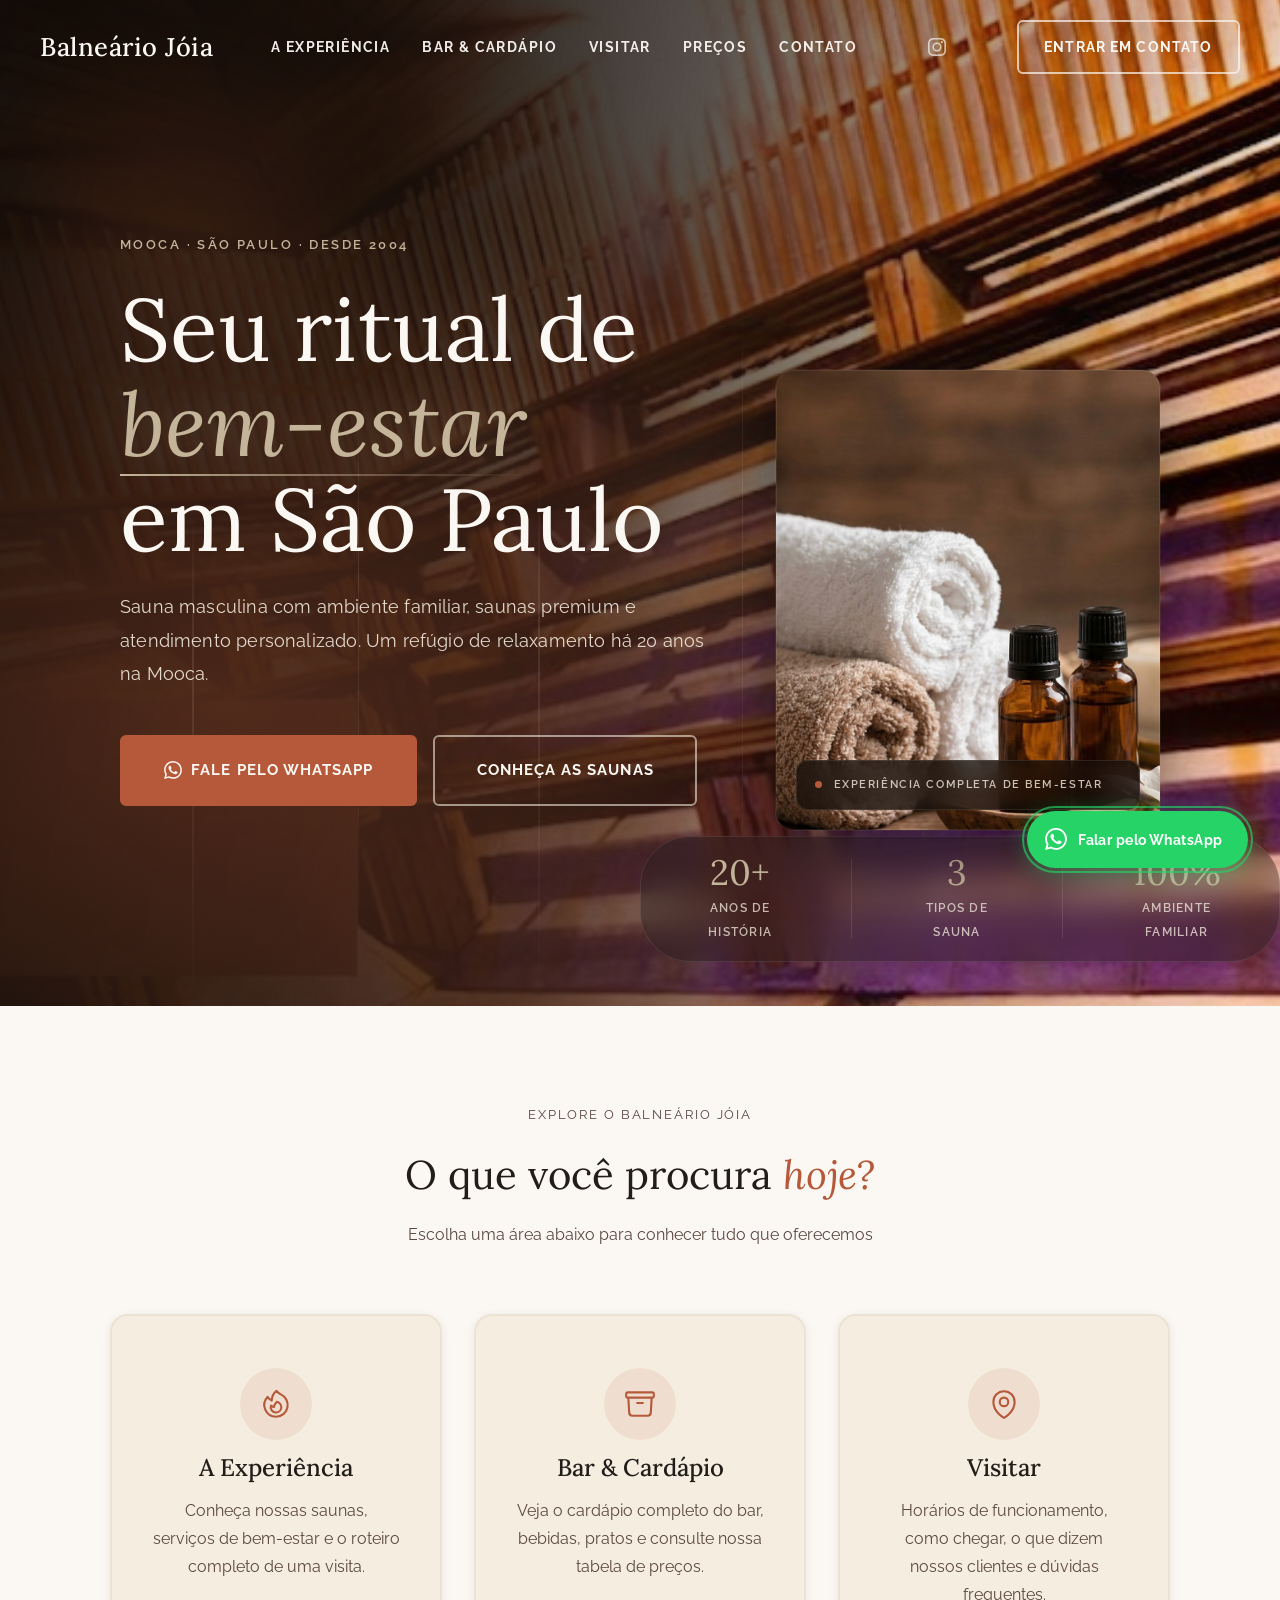
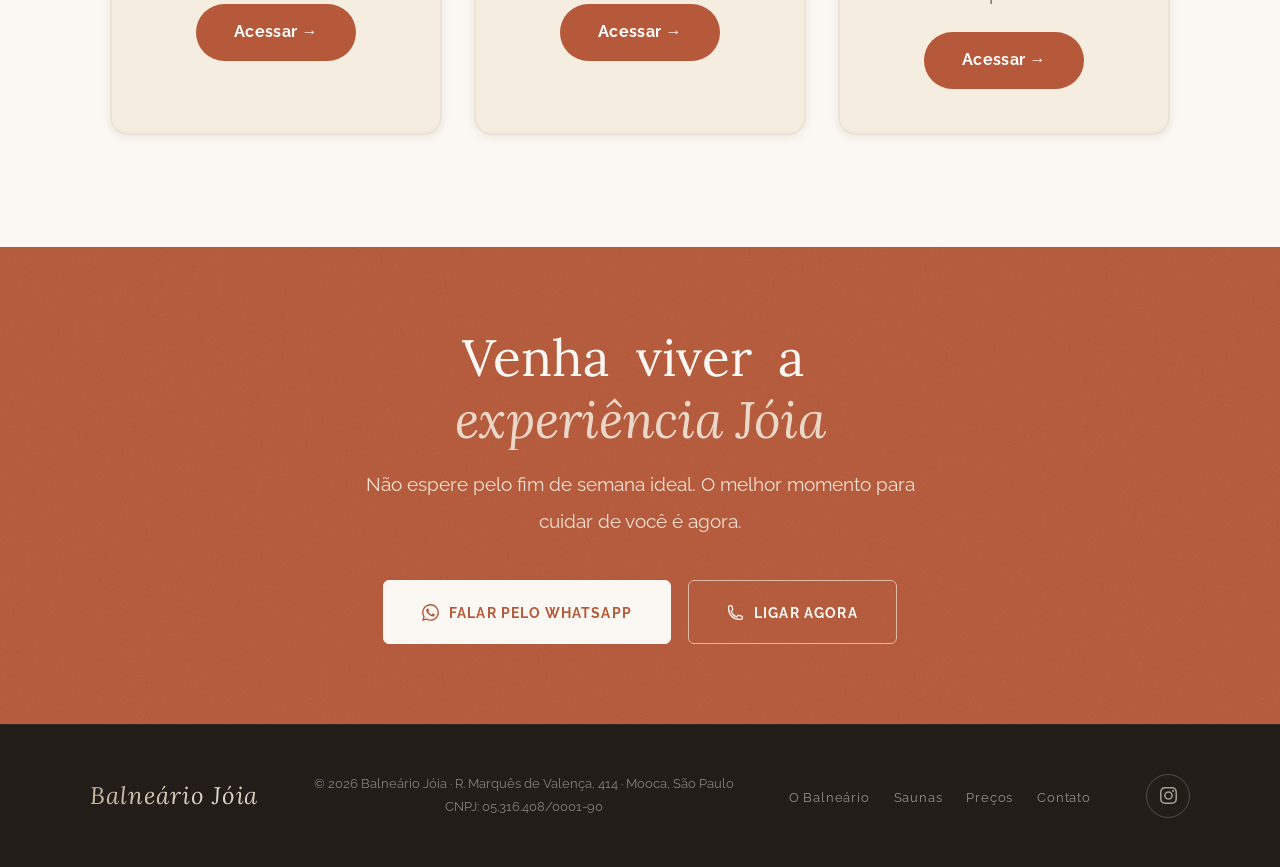
<file: index.html>
<!DOCTYPE html>
<html lang="pt-BR">
<head>
<meta charset="UTF-8">
<meta name="viewport" content="width=device-width, initial-scale=1.0">
<meta name="description" content="Há 20 anos o seu ritual de bem-estar em São Paulo. Sauna masculina, relaxamento e lazer em ambiente familiar na Mooca.">
<meta property="og:title" content="Balneário Jóia — Sauna & Bem-estar | Mooca, São Paulo">
<meta property="og:description" content="Há 20 anos o seu ritual de bem-estar em São Paulo. Sauna masculina, relaxamento e lazer em ambiente familiar na Mooca.">
<meta property="og:type" content="website">
<meta property="og:locale" content="pt_BR">
<meta property="og:image" content="img-sauna-seca-terracota.jpg">
<meta property="og:site_name" content="Balneário Jóia">
<meta name="twitter:card" content="summary_large_image">
<meta name="twitter:title" content="Balneário Jóia — Sauna & Bem-estar | Mooca, São Paulo">
<meta name="twitter:description" content="Há 20 anos o seu ritual de bem-estar em São Paulo. Sauna masculina, relaxamento e lazer em ambiente familiar na Mooca.">
<meta name="theme-color" content="#B5593A">
<meta name="keywords" content="sauna masculina São Paulo, balneário Mooca, sauna familiar SP, sauna zona leste, bem-estar São Paulo">
<title>Balneário Jóia — Sauna & Bem-estar | Mooca, São Paulo</title>
<link rel="preconnect" href="https://fonts.googleapis.com">
<link rel="preconnect" href="https://fonts.gstatic.com" crossorigin>
<link href="https://fonts.googleapis.com/css2?family=Lora:ital,wght@0,400;0,500;0,600;1,400;1,500&family=Raleway:wght@300;400;500;600;700&display=swap" rel="stylesheet">
<link rel="stylesheet" href="style.css">
</head>
<body>

<!-- PAGE LOADER -->
<div id="page-loader" class="loader-inicio" role="status" aria-label="Carregando Balneário Jóia">
  <div class="ldr-steam" aria-hidden="true">
    <div class="ldr-steam-line"></div>
    <div class="ldr-steam-line"></div>
    <div class="ldr-steam-line"></div>
    <div class="ldr-steam-line"></div>
    <div class="ldr-steam-line"></div>
  </div>
  <div class="ldr-inner">
    <p class="ldr-brand">Balneário Jóia</p>
    <div class="ldr-vline" aria-hidden="true"></div>
    <h1 class="ldr-section">Início</h1>
    <div class="ldr-vline" aria-hidden="true"></div>
    <p class="ldr-location">Mooca, São Paulo</p>
  </div>
  <div class="ldr-progress" aria-hidden="true">
    <div class="ldr-bar-wrap"><div class="ldr-bar"></div></div>
  </div>
</div>


<!-- Mobile Menu -->
<div class="mobile-menu" id="mobileMenu" role="dialog" aria-modal="true" aria-label="Menu de navegação">
  <button class="mobile-close" onclick="closeMobile()" aria-label="Fechar menu">✕</button>
  <a href="index.html" onclick="closeMobile()">Início</a>
  <a href="experiencia.html" onclick="closeMobile()">A Experiência</a>
  <a href="bar-cardapio.html" onclick="closeMobile()">Bar &amp; Cardápio</a>
  <a href="visitar.html" onclick="closeMobile()">Visitar</a>
  <a href="bar-cardapio.html#precos" onclick="closeMobile()">Preços</a>
  <a href="visitar.html#horarios" onclick="closeMobile()">Contato</a>
  <a href="https://wa.me/551126010545" style="color: #25D366;" target="_blank" rel="noopener">WhatsApp</a>
</div>


<!-- SCROLL PROGRESS BAR -->
<div id="scroll-progress" aria-hidden="true"></div>


<!-- NAV -->
<nav id="mainNav">
  <a href="index.html" class="nav-logo">Balneário Jóia</a>
  <ul class="nav-links">
    <li><a href="experiencia.html">A Experiência</a></li>
    <li><a href="bar-cardapio.html">Bar &amp; Cardápio</a></li>
    <li><a href="visitar.html">Visitar</a></li>
    <li><a href="bar-cardapio.html#precos">Preços</a></li>
    <li><a href="visitar.html#horarios">Contato</a></li>
  </ul>
  <a href="https://www.instagram.com/balneariojoia/" class="nav-ig" target="_blank" rel="noopener" aria-label="Instagram do Balneário Jóia">
    <svg viewBox="0 0 24 24" style="width:18px;height:18px;fill:currentColor;display:block;" aria-hidden="true"><path d="M12 2.163c3.204 0 3.584.012 4.85.07 1.366.062 2.633.337 3.608 1.311.975.975 1.249 2.242 1.311 3.608.058 1.266.07 1.646.07 4.85s-.012 3.584-.07 4.85c-.062 1.366-.337 2.633-1.311 3.608-.975.975-2.242 1.249-3.608 1.311-1.266.058-1.646.07-4.85.07s-3.584-.012-4.85-.07c-1.366-.062-2.633-.337-3.608-1.311-.975-.975-1.249-2.242-1.311-3.608C2.175 15.584 2.163 15.204 2.163 12s.012-3.584.07-4.85c.062-1.366.337-2.633 1.311-3.608.975-.975 2.242-1.249 3.608-1.311C8.416 2.175 8.796 2.163 12 2.163zm0-2.163C8.741 0 8.332.013 7.052.072 5.197.157 3.355.673 2.014 2.014.673 3.355.157 5.197.072 7.052.013 8.332 0 8.741 0 12c0 3.259.013 3.668.072 4.948.085 1.855.601 3.697 1.942 5.038 1.341 1.341 3.183 1.857 5.038 1.942C8.332 23.987 8.741 24 12 24s3.668-.013 4.948-.072c1.855-.085 3.697-.601 5.038-1.942 1.341-1.341 1.857-3.183 1.942-5.038.059-1.28.072-1.689.072-4.948s-.013-3.668-.072-4.948c-.085-1.855-.601-3.697-1.942-5.038C20.645.673 18.803.157 16.948.072 15.668.013 15.259 0 12 0zm0 5.838a6.162 6.162 0 1 0 0 12.324 6.162 6.162 0 0 0 0-12.324zm0 10.162a4 4 0 1 1 0-8 4 4 0 0 1 0 8zm6.406-11.845a1.44 1.44 0 1 0 0 2.881 1.44 1.44 0 0 0 0-2.881z"/></svg>
  </a>
  <a href="https://wa.me/551126010545" class="nav-cta" target="_blank" rel="noopener">Entrar em contato</a>
  <button class="nav-hamburger" onclick="openMobile()" aria-label="Abrir menu">
    <span></span><span></span><span></span>
  </button>
</nav>


<!-- HERO -->
<section class="hero">
  <div class="hero-bg"><div class="hero-bg-ken" aria-hidden="true"></div></div>
  <div class="steam-wrap" aria-hidden="true">
    <div class="steam-line"></div>
    <div class="steam-line"></div>
    <div class="steam-line"></div>
    <div class="steam-line"></div>
    <div class="steam-line"></div>
    <div class="steam-line"></div>
  </div>
  <div class="hero-orb hero-orb-1" aria-hidden="true"></div>
  <div class="hero-orb hero-orb-2" aria-hidden="true"></div>
  <div class="hero-orb hero-orb-3" aria-hidden="true"></div>

  <div class="hero-inner">
    <div class="hero-content">
      <p class="hero-eyebrow">Mooca · São Paulo · Desde 2004</p>
      <h1 class="hero-title">Seu ritual de<br><em class="hero-rotate-em">bem-estar</em><br>em São Paulo</h1>
      <p class="hero-subtitle">Sauna masculina com ambiente familiar, saunas premium e atendimento personalizado. Um refúgio de relaxamento há 20 anos na Mooca.</p>
      <div class="hero-actions">
        <a href="https://wa.me/551126010545" class="btn-primary" target="_blank" rel="noopener">
          <svg viewBox="0 0 24 24" style="width:18px;height:18px;fill:currentColor;flex-shrink:0" aria-hidden="true"><path d="M17.472 14.382c-.297-.149-1.758-.867-2.03-.967-.273-.099-.471-.148-.67.15-.197.297-.767.966-.94 1.164-.173.199-.347.223-.644.075-.297-.15-1.255-.463-2.39-1.475-.883-.788-1.48-1.761-1.653-2.059-.173-.297-.018-.458.13-.606.134-.133.298-.347.446-.52.149-.174.198-.298.298-.497.099-.198.05-.371-.025-.52-.075-.149-.669-1.612-.916-2.207-.242-.579-.487-.5-.669-.51-.173-.008-.371-.01-.57-.01-.198 0-.52.074-.792.372-.272.297-1.04 1.016-1.04 2.479 0 1.462 1.065 2.875 1.213 3.074.149.198 2.096 3.2 5.077 4.487.709.306 1.262.489 1.694.625.712.227 1.36.195 1.871.118.571-.085 1.758-.719 2.006-1.413.248-.694.248-1.289.173-1.413-.074-.124-.272-.198-.57-.347m-5.421 7.403h-.004a9.87 9.87 0 01-5.031-1.378l-.361-.214-3.741.982.998-3.648-.235-.374a9.86 9.86 0 01-1.51-5.26c.001-5.45 4.436-9.884 9.888-9.884 2.64 0 5.122 1.03 6.988 2.898a9.825 9.825 0 012.893 6.994c-.003 5.45-4.437 9.884-9.885 9.884m8.413-18.297A11.815 11.815 0 0012.05 0C5.495 0 .16 5.335.157 11.892c0 2.096.547 4.142 1.588 5.945L.057 24l6.305-1.654a11.882 11.882 0 005.683 1.448h.005c6.554 0 11.89-5.335 11.893-11.893a11.821 11.821 0 00-3.48-8.413z"/></svg>
          Fale pelo WhatsApp
        </a>
        <a href="experiencia.html" class="btn-ghost">Conheça as saunas</a>
      </div>
    </div>

    <div class="hero-visual-card" aria-hidden="true">
      <img src="img-spa-toalhas-sembordas.jpg" alt="Toalhas e óleos essenciais do spa">
      <div class="hero-card-label">
        <span class="hero-card-dot"></span>
        <span class="hero-card-text">Experiência completa de bem-estar</span>
      </div>
    </div>
  </div>

  <div class="hero-stats" aria-label="Números do Balneário Jóia">
    <div class="hero-stat">
      <span class="hero-stat-num">20+</span>
      <span class="hero-stat-label">Anos de história</span>
    </div>
    <div class="hero-divider" aria-hidden="true"></div>
    <div class="hero-stat">
      <span class="hero-stat-num">3</span>
      <span class="hero-stat-label">Tipos de sauna</span>
    </div>
    <div class="hero-divider" aria-hidden="true"></div>
    <div class="hero-stat">
      <span class="hero-stat-num">100%</span>
      <span class="hero-stat-label">Ambiente familiar</span>
    </div>
  </div>
</section>


<!-- CARDS DE NAVEGAÇÃO -->
<div class="home-nav-cards">
  <div class="home-nav-cards-inner">
    <p class="home-nav-cards-eyebrow">Explore o Balneário Jóia</p>
    <h2 class="home-nav-cards-title">O que você procura <em>hoje?</em></h2>
    <p class="home-nav-cards-sub">Escolha uma área abaixo para conhecer tudo que oferecemos</p>
    <div class="home-nav-grid">

      <a href="experiencia.html" class="nav-page-card" aria-label="A Experiência — Saunas, Serviços e Roteiro">
        <div class="nav-page-card-icon" aria-hidden="true">
          <svg viewBox="0 0 24 24" fill="none" stroke="currentColor">
            <path stroke-linecap="round" stroke-linejoin="round" d="M15.362 5.214A8.252 8.252 0 0112 21 8.25 8.25 0 016.038 7.048 8.287 8.287 0 009 9.6a8.983 8.983 0 013.361-6.867 8.21 8.21 0 003 2.48z"/>
            <path stroke-linecap="round" stroke-linejoin="round" d="M12 18a3.75 3.75 0 00.495-7.467 5.99 5.99 0 00-1.925 3.546 5.974 5.974 0 01-2.133-1A3.75 3.75 0 0012 18z"/>
          </svg>
        </div>
        <div class="nav-page-card-title">A Experiência</div>
        <div class="nav-page-card-desc">Conheça nossas saunas, serviços de bem-estar e o roteiro completo de uma visita.</div>
        <span class="nav-page-card-cta">Acessar →</span>
      </a>

      <a href="bar-cardapio.html" class="nav-page-card" aria-label="Bar e Cardápio — Menu completo e Preços">
        <div class="nav-page-card-icon" aria-hidden="true">
          <svg viewBox="0 0 24 24" fill="none" stroke="currentColor">
            <path stroke-linecap="round" stroke-linejoin="round" d="M20.25 7.5l-.625 10.632a2.25 2.25 0 01-2.247 2.118H6.622a2.25 2.25 0 01-2.247-2.118L3.75 7.5M10 11.25h4M3.375 7.5h17.25c.621 0 1.125-.504 1.125-1.125v-1.5c0-.621-.504-1.125-1.125-1.125H3.375c-.621 0-1.125.504-1.125 1.125v1.5c0 .621.504 1.125 1.125 1.125z"/>
          </svg>
        </div>
        <div class="nav-page-card-title">Bar &amp; Cardápio</div>
        <div class="nav-page-card-desc">Veja o cardápio completo do bar, bebidas, pratos e consulte nossa tabela de preços.</div>
        <span class="nav-page-card-cta">Acessar →</span>
      </a>

      <a href="visitar.html" class="nav-page-card" aria-label="Visitar — Horários, Localização e Contato">
        <div class="nav-page-card-icon" aria-hidden="true">
          <svg viewBox="0 0 24 24" fill="none" stroke="currentColor">
            <path stroke-linecap="round" stroke-linejoin="round" d="M15 10.5a3 3 0 11-6 0 3 3 0 016 0z"/>
            <path stroke-linecap="round" stroke-linejoin="round" d="M19.5 10.5c0 7.142-7.5 11.25-7.5 11.25S4.5 17.642 4.5 10.5a7.5 7.5 0 1115 0z"/>
          </svg>
        </div>
        <div class="nav-page-card-title">Visitar</div>
        <div class="nav-page-card-desc">Horários de funcionamento, como chegar, o que dizem nossos clientes e dúvidas frequentes.</div>
        <span class="nav-page-card-cta">Acessar →</span>
      </a>

    </div>
  </div>
</div>


<!-- CTA FINAL -->
<section class="cta-final">
  <div class="container">
    <h2 class="section-title reveal">Venha viver a <em>experiência Jóia</em></h2>
    <p class="section-body reveal">Não espere pelo fim de semana ideal. O melhor momento para cuidar de você é agora.</p>
    <div class="cta-final-actions reveal">
      <a href="https://wa.me/551126010545" class="btn-white" target="_blank" rel="noopener">
        <svg viewBox="0 0 24 24" style="width:17px;height:17px;fill:currentColor;flex-shrink:0" aria-hidden="true"><path d="M17.472 14.382c-.297-.149-1.758-.867-2.03-.967-.273-.099-.471-.148-.67.15-.197.297-.767.966-.94 1.164-.173.199-.347.223-.644.075-.297-.15-1.255-.463-2.39-1.475-.883-.788-1.48-1.761-1.653-2.059-.173-.297-.018-.458.13-.606.134-.133.298-.347.446-.52.149-.174.198-.298.298-.497.099-.198.05-.371-.025-.52-.075-.149-.669-1.612-.916-2.207-.242-.579-.487-.5-.669-.51-.173-.008-.371-.01-.57-.01-.198 0-.52.074-.792.372-.272.297-1.04 1.016-1.04 2.479 0 1.462 1.065 2.875 1.213 3.074.149.198 2.096 3.2 5.077 4.487.709.306 1.262.489 1.694.625.712.227 1.36.195 1.871.118.571-.085 1.758-.719 2.006-1.413.248-.694.248-1.289.173-1.413-.074-.124-.272-.198-.57-.347m-5.421 7.403h-.004a9.87 9.87 0 01-5.031-1.378l-.361-.214-3.741.982.998-3.648-.235-.374a9.86 9.86 0 01-1.51-5.26c.001-5.45 4.436-9.884 9.888-9.884 2.64 0 5.122 1.03 6.988 2.898a9.825 9.825 0 012.893 6.994c-.003 5.45-4.437 9.884-9.885 9.884m8.413-18.297A11.815 11.815 0 0012.05 0C5.495 0 .16 5.335.157 11.892c0 2.096.547 4.142 1.588 5.945L.057 24l6.305-1.654a11.882 11.882 0 005.683 1.448h.005c6.554 0 11.89-5.335 11.893-11.893a11.821 11.821 0 00-3.48-8.413z"/></svg>
        Falar pelo WhatsApp
      </a>
      <a href="tel:+551126010545" class="btn-outline-white">
        <svg viewBox="0 0 24 24" fill="none" stroke="currentColor" stroke-width="1.8" style="width:17px;height:17px;flex-shrink:0" aria-hidden="true"><path stroke-linecap="round" stroke-linejoin="round" d="M2.25 6.75c0 8.284 6.716 15 15 15h2.25a2.25 2.25 0 002.25-2.25v-1.372c0-.516-.351-.966-.852-1.091l-4.423-1.106c-.44-.11-.902.055-1.173.417l-.97 1.293c-.282.376-.769.542-1.21.38a12.035 12.035 0 01-7.143-7.143c-.162-.441.004-.928.38-1.21l1.293-.97c.363-.271.527-.734.417-1.173L6.963 3.102a1.125 1.125 0 00-1.091-.852H4.5A2.25 2.25 0 002.25 4.5v2.25z"/></svg>
        Ligar agora
      </a>
    </div>
  </div>
</section>


<!-- FOOTER -->
<footer>
  <div class="footer-inner">
    <div class="footer-logo">Balneário Jóia</div>
    <p class="footer-copy">
      © 2026 Balneário Jóia · R. Marquês de Valença, 414 · Mooca, São Paulo<br>
      CNPJ: 05.316.408/0001-90
    </p>
    <ul class="footer-links">
      <li><a href="#sobre">O Balneário</a></li>
      <li><a href="#saunas">Saunas</a></li>
      <li><a href="#precos">Preços</a></li>
      <li><a href="#horarios">Contato</a></li>
    </ul>
    <div class="footer-social">
      <a href="https://www.instagram.com/balneariojoia/" target="_blank" rel="noopener" aria-label="Instagram do Balneário Jóia">
        <svg viewBox="0 0 24 24" aria-hidden="true"><path d="M12 2.163c3.204 0 3.584.012 4.85.07 1.366.062 2.633.337 3.608 1.311.975.975 1.249 2.242 1.311 3.608.058 1.266.07 1.646.07 4.85s-.012 3.584-.07 4.85c-.062 1.366-.337 2.633-1.311 3.608-.975.975-2.242 1.249-3.608 1.311-1.266.058-1.646.07-4.85.07s-3.584-.012-4.85-.07c-1.366-.062-2.633-.337-3.608-1.311-.975-.975-1.249-2.242-1.311-3.608C2.175 15.584 2.163 15.204 2.163 12s.012-3.584.07-4.85c.062-1.366.337-2.633 1.311-3.608.975-.975 2.242-1.249 3.608-1.311C8.416 2.175 8.796 2.163 12 2.163zm0-2.163C8.741 0 8.332.013 7.052.072 5.197.157 3.355.673 2.014 2.014.673 3.355.157 5.197.072 7.052.013 8.332 0 8.741 0 12c0 3.259.013 3.668.072 4.948.085 1.855.601 3.697 1.942 5.038 1.341 1.341 3.183 1.857 5.038 1.942C8.332 23.987 8.741 24 12 24s3.668-.013 4.948-.072c1.855-.085 3.697-.601 5.038-1.942 1.341-1.341 1.857-3.183 1.942-5.038.059-1.28.072-1.689.072-4.948s-.013-3.668-.072-4.948c-.085-1.855-.601-3.697-1.942-5.038C20.645.673 18.803.157 16.948.072 15.668.013 15.259 0 12 0zm0 5.838a6.162 6.162 0 1 0 0 12.324 6.162 6.162 0 0 0 0-12.324zm0 10.162a4 4 0 1 1 0-8 4 4 0 0 1 0 8zm6.406-11.845a1.44 1.44 0 1 0 0 2.881 1.44 1.44 0 0 0 0-2.881z"/></svg>
      </a>
    </div>
  </div>
</footer>


<!-- BOTÃO VOLTAR AO TOPO -->
<button id="back-to-top" aria-label="Voltar ao topo da página">
  <span id="back-to-top-label">Topo</span>
  <svg viewBox="0 0 24 24" aria-hidden="true"><path stroke-linecap="round" stroke-linejoin="round" d="M4.5 15.75l7.5-7.5 7.5 7.5"/></svg>
</button>


<!-- WHATSAPP FLUTUANTE -->
<a href="https://wa.me/551126010545" class="whatsapp-float" target="_blank" rel="noopener" aria-label="Conversar no WhatsApp">
  <span class="whatsapp-icon">
    <svg viewBox="0 0 24 24" aria-hidden="true"><path d="M17.472 14.382c-.297-.149-1.758-.867-2.03-.967-.273-.099-.471-.148-.67.15-.197.297-.767.966-.94 1.164-.173.199-.347.223-.644.075-.297-.15-1.255-.463-2.39-1.475-.883-.788-1.48-1.761-1.653-2.059-.173-.297-.018-.458.13-.606.134-.133.298-.347.446-.52.149-.174.198-.298.298-.497.099-.198.05-.371-.025-.52-.075-.149-.669-1.612-.916-2.207-.242-.579-.487-.5-.669-.51-.173-.008-.371-.01-.57-.01-.198 0-.52.074-.792.372-.272.297-1.04 1.016-1.04 2.479 0 1.462 1.065 2.875 1.213 3.074.149.198 2.096 3.2 5.077 4.487.709.306 1.262.489 1.694.625.712.227 1.36.195 1.871.118.571-.085 1.758-.719 2.006-1.413.248-.694.248-1.289.173-1.413-.074-.124-.272-.198-.57-.347m-5.421 7.403h-.004a9.87 9.87 0 01-5.031-1.378l-.361-.214-3.741.982.998-3.648-.235-.374a9.86 9.86 0 01-1.51-5.26c.001-5.45 4.436-9.884 9.888-9.884 2.64 0 5.122 1.03 6.988 2.898a9.825 9.825 0 012.893 6.994c-.003 5.45-4.437 9.884-9.885 9.884m8.413-18.297A11.815 11.815 0 0012.05 0C5.495 0 .16 5.335.157 11.892c0 2.096.547 4.142 1.588 5.945L.057 24l6.305-1.654a11.882 11.882 0 005.683 1.448h.005c6.554 0 11.89-5.335 11.893-11.893a11.821 11.821 0 00-3.48-8.413z"/></svg>
  </span>
  Falar pelo WhatsApp
</a>


<script src="script.js"></script>


<!-- Schema.org LocalBusiness (SEO) -->
<script type="application/ld+json">
{
  "@context": "https://schema.org",
  "@type": "LocalBusiness",
  "name": "Balneário Jóia",
  "description": "Balneário masculino em São Paulo, Mooca. Há 20 anos oferecendo sauna seca, a vapor e finlandesa, massagens, barbearia, podologia, estética e lazer.",
  "address": {
    "@type": "PostalAddress",
    "streetAddress": "R. Marquês de Valença, 414",
    "addressLocality": "São Paulo",
    "addressRegion": "SP",
    "postalCode": "03182-040",
    "addressCountry": "BR"
  },
  "telephone": "+551126010545",
  "openingHours": ["Mo-Fr 14:00-23:00", "Sa 10:00-21:00"],
  "priceRange": "$$",
  "amenityFeature": ["Estacionamento gratuito com manobrista", "Sauna masculina com ambiente familiar", "Sauna seca", "Sauna a vapor", "Sauna finlandesa", "Massagem terapêutica", "Barbearia", "Podologia", "Wi-Fi gratuito", "Bar e área de lazer"],
  "sameAs": []
}
</script>

</body>
</html>

</body>
</html>
</file>
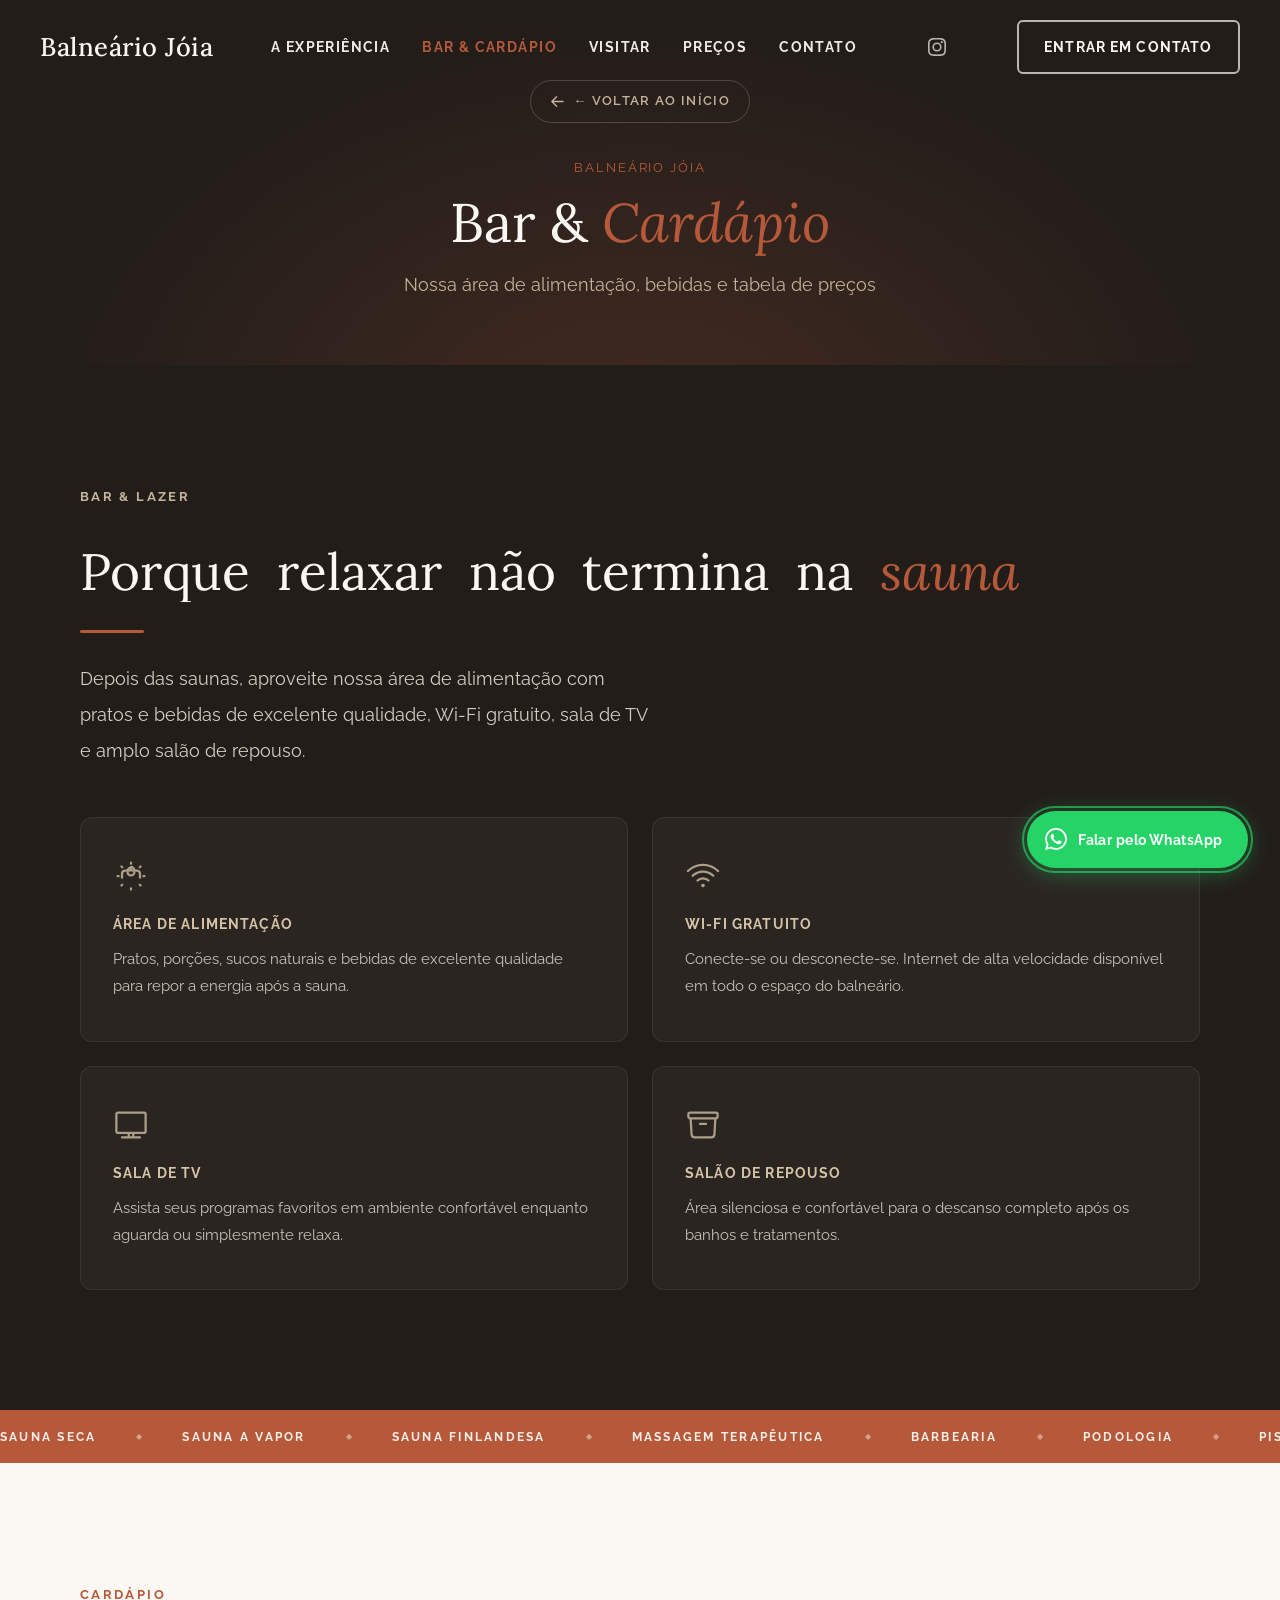
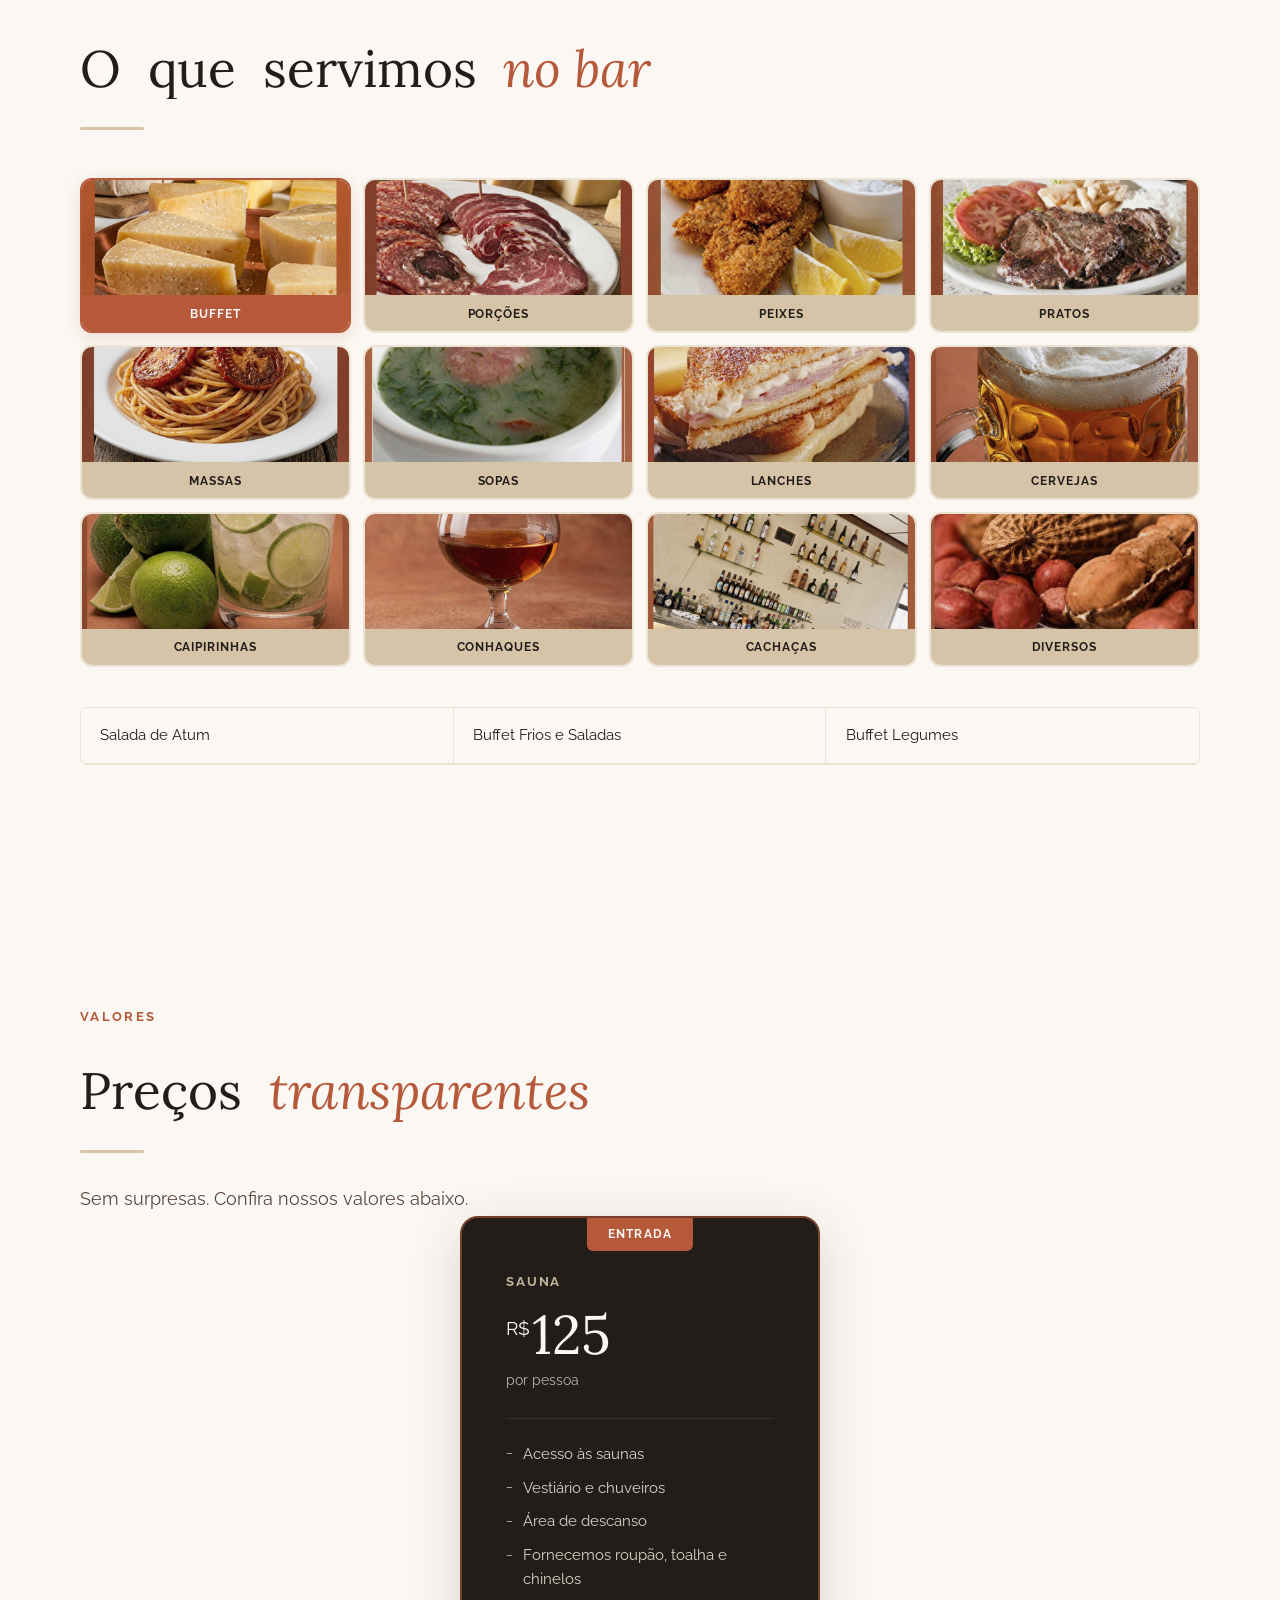
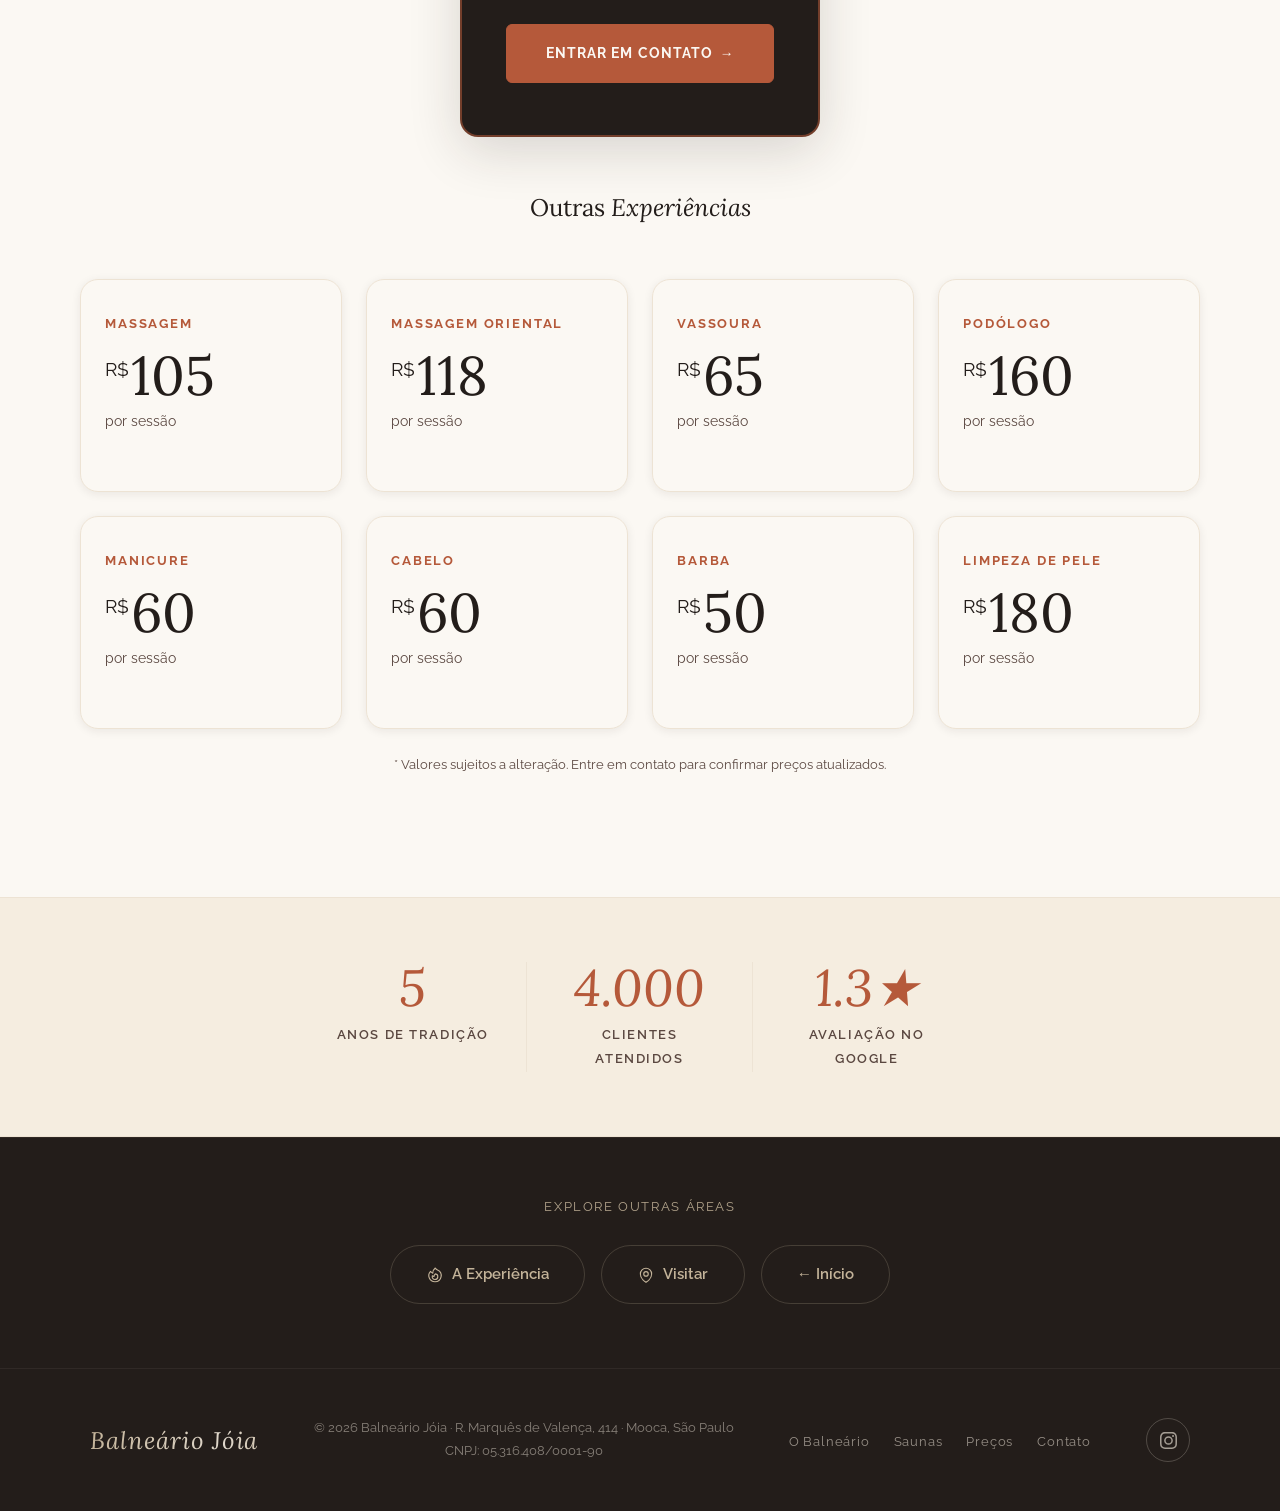
<file: bar-cardapio.html>
<!DOCTYPE html>
<html lang="pt-BR">
<head>
<meta charset="UTF-8">
<meta name="viewport" content="width=device-width, initial-scale=1.0">
<meta name="description" content="Confira o cardápio completo do bar do Balneário Jóia: pratos, porções, bebidas e tabela de preços.">
<meta property="og:title" content="Bar & Cardápio — Menu e Preços | Balneário Jóia">
<meta property="og:description" content="Confira o cardápio completo do bar do Balneário Jóia: pratos, porções, bebidas e tabela de preços.">
<meta property="og:type" content="website">
<meta property="og:locale" content="pt_BR">
<meta property="og:image" content="img-sauna-seca-terracota.jpg">
<meta property="og:site_name" content="Balneário Jóia">
<meta name="twitter:card" content="summary_large_image">
<meta name="twitter:title" content="Bar & Cardápio — Menu e Preços | Balneário Jóia">
<meta name="twitter:description" content="Confira o cardápio completo do bar do Balneário Jóia: pratos, porções, bebidas e tabela de preços.">
<meta name="theme-color" content="#B5593A">
<meta name="keywords" content="sauna masculina São Paulo, balneário Mooca, sauna familiar SP, sauna zona leste, bem-estar São Paulo">
<title>Bar & Cardápio — Menu e Preços | Balneário Jóia</title>
<link rel="preconnect" href="https://fonts.googleapis.com">
<link rel="preconnect" href="https://fonts.gstatic.com" crossorigin>
<link href="https://fonts.googleapis.com/css2?family=Lora:ital,wght@0,400;0,500;0,600;1,400;1,500&family=Raleway:wght@300;400;500;600;700&display=swap" rel="stylesheet">
<link rel="stylesheet" href="style.css">
</head>
<body>

<!-- PAGE LOADER -->
<div id="page-loader" class="loader-consumo" role="status" aria-label="Carregando Bar e Cardápio">
  <div class="ldr-inner">
    <p class="ldr-brand">Balneário Jóia</p>
    <div class="ldr-vline" aria-hidden="true"></div>
    <div class="ldr-section-wrap">
      <h1 class="ldr-section">Bar &amp; Cardápio</h1>
      <div class="ldr-draw-line" aria-hidden="true"></div>
    </div>
    <div class="ldr-vline" aria-hidden="true"></div>
    <p class="ldr-location">Mooca, São Paulo</p>
  </div>
  <div class="ldr-progress" aria-hidden="true">
    <div class="ldr-dots">
      <div class="ldr-dot"></div>
      <div class="ldr-dot"></div>
      <div class="ldr-dot"></div>
      <div class="ldr-dot"></div>
      <div class="ldr-dot"></div>
    </div>
  </div>
</div>


<!-- Mobile Menu -->
<div class="mobile-menu" id="mobileMenu" role="dialog" aria-modal="true" aria-label="Menu de navegação">
  <button class="mobile-close" onclick="closeMobile()" aria-label="Fechar menu">✕</button>
  <a href="index.html" onclick="closeMobile()">Início</a>
  <a href="experiencia.html" onclick="closeMobile()">A Experiência</a>
  <a href="bar-cardapio.html" style="opacity:0.5;pointer-events:none;" onclick="closeMobile()">Bar &amp; Cardápio</a>
  <a href="visitar.html" onclick="closeMobile()">Visitar</a>
  <a href="bar-cardapio.html#precos" onclick="closeMobile()">Preços</a>
  <a href="visitar.html#horarios" onclick="closeMobile()">Contato</a>
  <a href="https://wa.me/551126010545" style="color: #25D366;" target="_blank" rel="noopener">WhatsApp</a>
</div>


<!-- SCROLL PROGRESS BAR -->
<div id="scroll-progress" aria-hidden="true"></div>


<!-- NAV -->
<nav id="mainNav">
  <a href="index.html" class="nav-logo">Balneário Jóia</a>
  <ul class="nav-links">
    <li><a href="experiencia.html">A Experiência</a></li>
    <li><a href="bar-cardapio.html" class="nav-current">Bar &amp; Cardápio</a></li>
    <li><a href="visitar.html">Visitar</a></li>
    <li><a href="bar-cardapio.html#precos">Preços</a></li>
    <li><a href="visitar.html#horarios">Contato</a></li>
  </ul>
  <a href="https://www.instagram.com/balneariojoia/" class="nav-ig" target="_blank" rel="noopener" aria-label="Instagram do Balneário Jóia">
    <svg viewBox="0 0 24 24" style="width:18px;height:18px;fill:currentColor;display:block;" aria-hidden="true"><path d="M12 2.163c3.204 0 3.584.012 4.85.07 1.366.062 2.633.337 3.608 1.311.975.975 1.249 2.242 1.311 3.608.058 1.266.07 1.646.07 4.85s-.012 3.584-.07 4.85c-.062 1.366-.337 2.633-1.311 3.608-.975.975-2.242 1.249-3.608 1.311-1.266.058-1.646.07-4.85.07s-3.584-.012-4.85-.07c-1.366-.062-2.633-.337-3.608-1.311-.975-.975-1.249-2.242-1.311-3.608C2.175 15.584 2.163 15.204 2.163 12s.012-3.584.07-4.85c.062-1.366.337-2.633 1.311-3.608.975-.975 2.242-1.249 3.608-1.311C8.416 2.175 8.796 2.163 12 2.163zm0-2.163C8.741 0 8.332.013 7.052.072 5.197.157 3.355.673 2.014 2.014.673 3.355.157 5.197.072 7.052.013 8.332 0 8.741 0 12c0 3.259.013 3.668.072 4.948.085 1.855.601 3.697 1.942 5.038 1.341 1.341 3.183 1.857 5.038 1.942C8.332 23.987 8.741 24 12 24s3.668-.013 4.948-.072c1.855-.085 3.697-.601 5.038-1.942 1.341-1.341 1.857-3.183 1.942-5.038.059-1.28.072-1.689.072-4.948s-.013-3.668-.072-4.948c-.085-1.855-.601-3.697-1.942-5.038C20.645.673 18.803.157 16.948.072 15.668.013 15.259 0 12 0zm0 5.838a6.162 6.162 0 1 0 0 12.324 6.162 6.162 0 0 0 0-12.324zm0 10.162a4 4 0 1 1 0-8 4 4 0 0 1 0 8zm6.406-11.845a1.44 1.44 0 1 0 0 2.881 1.44 1.44 0 0 0 0-2.881z"/></svg>
  </a>
  <a href="https://wa.me/551126010545" class="nav-cta" target="_blank" rel="noopener">Entrar em contato</a>
  <button class="nav-hamburger" onclick="openMobile()" aria-label="Abrir menu">
    <span></span><span></span><span></span>
  </button>
</nav>


<!-- CABEÇALHO DA PÁGINA -->
<div class="page-banner">
  <a href="index.html" class="page-banner-back">
    <svg viewBox="0 0 24 24" fill="none" stroke="currentColor" stroke-width="2.2" aria-hidden="true"><path stroke-linecap="round" stroke-linejoin="round" d="M10.5 19.5L3 12m0 0l7.5-7.5M3 12h18"/></svg>
    ← Voltar ao início
  </a>
  <p class="page-banner-label">Balneário Jóia</p>
  <h1 class="page-banner-title">Bar &amp; <em>Cardápio</em></h1>
  <p class="page-banner-sub">Nossa área de alimentação, bebidas e tabela de preços</p>
</div>


<!-- BAR & LAZER -->
<section id="bar" class="bar-lazer">
  <div class="container">
    <div class="reveal">
      <span class="section-label" style="color: var(--stone);">Bar & Lazer</span>
      <h2 class="section-title">Porque relaxar não termina na <em>sauna</em></h2>
      <div class="divider"></div>
      <p class="section-body">Depois das saunas, aproveite nossa área de alimentação com pratos e bebidas de excelente qualidade, Wi-Fi gratuito, sala de TV e amplo salão de repouso.</p>
    </div>
    <div class="bar-features">
      <div class="bar-feature reveal reveal-delay-1">
        <div class="bar-feature-icon" aria-hidden="true">
          <svg viewBox="0 0 24 24" fill="none" stroke="currentColor" stroke-width="1.5"><path stroke-linecap="round" stroke-linejoin="round" d="M12 8.25v-1.5m0 1.5c-1.355 0-2.697.056-4.024.166C6.845 8.51 6 9.473 6 10.608v2.513m6-4.871c1.355 0 2.697.056 4.024.166C17.155 8.51 18 9.473 18 10.608v2.513m-6-7.135a2.25 2.25 0 012.25 2.25v1.125a2.25 2.25 0 01-2.25 2.25A2.25 2.25 0 019.75 9.75V8.625A2.25 2.25 0 0112 6.375zM12 3v.75m0 16.5v.75M3 12h.75m16.5 0H21M5.636 5.636l.53.53m11.668 11.668l.53.53M5.636 18.364l.53-.53m11.668-11.668l.53-.53"/></svg>
        </div>
        <div class="bar-feature-title">Área de Alimentação</div>
        <div class="bar-feature-desc">Pratos, porções, sucos naturais e bebidas de excelente qualidade para repor a energia após a sauna.</div>
      </div>
      <div class="bar-feature reveal reveal-delay-2">
        <div class="bar-feature-icon" aria-hidden="true">
          <svg viewBox="0 0 24 24" fill="none" stroke="currentColor" stroke-width="1.5"><path stroke-linecap="round" stroke-linejoin="round" d="M8.288 15.038a5.25 5.25 0 017.424 0M5.106 11.856c3.807-3.808 9.98-3.808 13.788 0M1.924 8.674c5.565-5.565 14.587-5.565 20.152 0M12.53 18.22l-.53.53-.53-.53a.75.75 0 011.06 0z"/></svg>
        </div>
        <div class="bar-feature-title">Wi-Fi Gratuito</div>
        <div class="bar-feature-desc">Conecte-se ou desconecte-se. Internet de alta velocidade disponível em todo o espaço do balneário.</div>
      </div>
      <div class="bar-feature reveal reveal-delay-3">
        <div class="bar-feature-icon" aria-hidden="true">
          <svg viewBox="0 0 24 24" fill="none" stroke="currentColor" stroke-width="1.5"><path stroke-linecap="round" stroke-linejoin="round" d="M6 20.25h12m-7.5-3v3m3-3v3m-10.125-3h17.25c.621 0 1.125-.504 1.125-1.125V4.875c0-.621-.504-1.125-1.125-1.125H3.375c-.621 0-1.125.504-1.125 1.125v11.25c0 .621.504 1.125 1.125 1.125z"/></svg>
        </div>
        <div class="bar-feature-title">Sala de TV</div>
        <div class="bar-feature-desc">Assista seus programas favoritos em ambiente confortável enquanto aguarda ou simplesmente relaxa.</div>
      </div>
      <div class="bar-feature reveal reveal-delay-4">
        <div class="bar-feature-icon" aria-hidden="true">
          <svg viewBox="0 0 24 24" fill="none" stroke="currentColor" stroke-width="1.5"><path stroke-linecap="round" stroke-linejoin="round" d="M20.25 7.5l-.625 10.632a2.25 2.25 0 01-2.247 2.118H6.622a2.25 2.25 0 01-2.247-2.118L3.75 7.5M10 11.25h4M3.375 7.5h17.25c.621 0 1.125-.504 1.125-1.125v-1.5c0-.621-.504-1.125-1.125-1.125H3.375c-.621 0-1.125.504-1.125 1.125v1.5c0 .621.504 1.125 1.125 1.125z"/></svg>
        </div>
        <div class="bar-feature-title">Salão de Repouso</div>
        <div class="bar-feature-desc">Área silenciosa e confortável para o descanso completo após os banhos e tratamentos.</div>
      </div>
    </div>
  </div>
</section>


<!-- MARQUEE STRIP -->
<div class="marquee-strip" aria-hidden="true">
  <div class="marquee-track">
    <span class="marquee-item">Sauna Seca</span><span class="marquee-sep">◆</span>
    <span class="marquee-item">Sauna a Vapor</span><span class="marquee-sep">◆</span>
    <span class="marquee-item">Sauna Finlandesa</span><span class="marquee-sep">◆</span>
    <span class="marquee-item">Massagem Terapêutica</span><span class="marquee-sep">◆</span>
    <span class="marquee-item">Barbearia</span><span class="marquee-sep">◆</span>
    <span class="marquee-item">Podologia</span><span class="marquee-sep">◆</span>
    <span class="marquee-item">Piscina Aquecida</span><span class="marquee-sep">◆</span>
    <span class="marquee-item">Salão de Repouso</span><span class="marquee-sep">◆</span>
    <span class="marquee-item">Bar & Lazer</span><span class="marquee-sep">◆</span>
    <span class="marquee-item">Estética Masculina</span><span class="marquee-sep">◆</span>
    <!-- duplicate for seamless loop -->
    <span class="marquee-item">Sauna Seca</span><span class="marquee-sep">◆</span>
    <span class="marquee-item">Sauna a Vapor</span><span class="marquee-sep">◆</span>
    <span class="marquee-item">Sauna Finlandesa</span><span class="marquee-sep">◆</span>
    <span class="marquee-item">Massagem Terapêutica</span><span class="marquee-sep">◆</span>
    <span class="marquee-item">Barbearia</span><span class="marquee-sep">◆</span>
    <span class="marquee-item">Podologia</span><span class="marquee-sep">◆</span>
    <span class="marquee-item">Piscina Aquecida</span><span class="marquee-sep">◆</span>
    <span class="marquee-item">Salão de Repouso</span><span class="marquee-sep">◆</span>
    <span class="marquee-item">Bar & Lazer</span><span class="marquee-sep">◆</span>
    <span class="marquee-item">Estética Masculina</span><span class="marquee-sep">◆</span>
  </div>
</div>


<!-- CARDÁPIO -->
<section class="cardapio">
  <div class="container">
    <div class="reveal">
      <span class="section-label">Cardápio</span>
      <h2 class="section-title">O que servimos <em>no bar</em></h2>
      <div class="divider"></div>
    </div>
    <div class="cardapio-wrap reveal">
      <div class="tabs-nav-wrap">
        <div class="tabs-nav" id="tabsNav">
          <button class="tab-btn active" data-tab="buffet"><img src="img-buffet-cor.png" alt="Buffet" loading="lazy"><span>Buffet</span></button>
          <button class="tab-btn" data-tab="porcoes"><img src="img-porcoes-cor.png" alt="Porções" loading="lazy"><span>Porções</span></button>
          <button class="tab-btn" data-tab="peixes"><img src="img-peixes-cor.png" alt="Peixes" loading="lazy"><span>Peixes</span></button>
          <button class="tab-btn" data-tab="pratos"><img src="img-pratos-cor.png" alt="Pratos" loading="lazy"><span>Pratos</span></button>
          <button class="tab-btn" data-tab="massas"><img src="img-massas-cor.png" alt="Massas" loading="lazy"><span>Massas</span></button>
          <button class="tab-btn" data-tab="sopas"><img src="img-sopas-cor.png" alt="Sopas" loading="lazy"><span>Sopas</span></button>
          <button class="tab-btn" data-tab="lanches"><img src="img-lanches-cor.png" alt="Lanches" loading="lazy"><span>Lanches</span></button>
          <button class="tab-btn" data-tab="cervejas"><img src="img-cervejas-cor.png" alt="Cervejas" loading="lazy"><span>Cervejas</span></button>
          <button class="tab-btn" data-tab="caipirinhas"><img src="img-caipirinha-cor.png" alt="Caipirinhas" loading="lazy"><span>Caipirinhas</span></button>
          <button class="tab-btn" data-tab="conhaques"><img src="img-conhaques-cor.png" alt="Conhaques" loading="lazy"><span>Conhaques</span></button>
          <button class="tab-btn" data-tab="cachacas"><img src="img-cachacas-cor.png" alt="Cachaças" loading="lazy"><span>Cachaças</span></button>
          <button class="tab-btn" data-tab="diversos"><img src="img-diversos-cor.png" alt="Diversos" loading="lazy"><span>Diversos</span></button>
        </div>
      </div>

      <div class="tab-panel active" id="tab-buffet">
        <div class="menu-grid">
          <div class="menu-item">Salada de Atum</div>
          <div class="menu-item">Buffet Frios e Saladas</div>
          <div class="menu-item">Buffet Legumes</div>
        </div>
      </div>
      <div class="tab-panel" id="tab-porcoes">
        <div class="menu-grid">
          <div class="menu-item">Batata Frita</div>
          <div class="menu-item">Calabresa</div>
          <div class="menu-item">Picanha</div>
          <div class="menu-item">Filet Mignon</div>
          <div class="menu-item">Frango à Passarinho</div>
          <div class="menu-item">Nuggets</div>
          <div class="menu-item">Filet de Frango</div>
          <div class="menu-item">Pastel (Carne / Queijo / Palmito)</div>
          <div class="menu-item">Omelete</div>
          <div class="menu-item">Arroz</div>
        </div>
      </div>
      <div class="tab-panel" id="tab-peixes">
        <div class="menu-grid">
          <div class="menu-item">Isca de Peixe (Cação)</div>
          <div class="menu-item">Porquinho</div>
          <div class="menu-item">Manjuba</div>
        </div>
      </div>
      <div class="tab-panel" id="tab-pratos">
        <div class="menu-grid">
          <div class="menu-item">Picanha</div>
          <div class="menu-item">Filet Mignon</div>
          <div class="menu-item">Filet de Frango</div>
          <div class="menu-item">Filet de Peixe</div>
          <div class="menu-item">Arroz de Braga</div>
        </div>
      </div>
      <div class="tab-panel" id="tab-massas">
        <div class="menu-grid">
          <div class="menu-item">Espaguete Alho e Óleo</div>
          <div class="menu-item">Espaguete ao Sugo</div>
          <div class="menu-item">Espaguete à Bolonhesa</div>
        </div>
      </div>
      <div class="tab-panel" id="tab-sopas">
        <div class="menu-grid">
          <div class="menu-item">Caldo Verde</div>
          <div class="menu-item">Caldo de Mocotó</div>
          <div class="menu-item">Caldo de Feijão</div>
        </div>
      </div>
      <div class="tab-panel" id="tab-lanches">
        <div class="menu-grid">
          <div class="menu-item">Misto</div>
          <div class="menu-item">Bauru</div>
          <div class="menu-item">Americano</div>
          <div class="menu-item">Churrasco</div>
          <div class="menu-item">Calabresa</div>
          <div class="menu-item">X Churrasco</div>
          <div class="menu-item">X Calabresa</div>
          <div class="menu-item">Hamburguer</div>
          <div class="menu-item">X Burguer</div>
          <div class="menu-item">X Bacon</div>
          <div class="menu-item">X Salada</div>
          <div class="menu-item">X Tudo</div>
          <div class="menu-item">Filet de Frango</div>
          <div class="menu-item">Mortadela</div>
        </div>
      </div>
      <div class="tab-panel" id="tab-cervejas">
        <div class="menu-grid">
          <div class="menu-item">Antártica</div>
          <div class="menu-item">Brahma</div>
          <div class="menu-item">Itaipava</div>
          <div class="menu-item">Bohemia</div>
          <div class="menu-item">Serra Malte</div>
          <div class="menu-item">Original</div>
          <div class="menu-item">1/2 Bohemia</div>
          <div class="menu-item">1/2 Cerveja</div>
          <div class="menu-item">Munich</div>
          <div class="menu-item">Xingu</div>
          <div class="menu-item">Nortenha</div>
          <div class="menu-item">Sem álcool</div>
          <div class="menu-item">Malzebier</div>
        </div>
      </div>
      <div class="tab-panel" id="tab-caipirinhas">
        <div class="menu-grid">
          <div class="menu-item">Caipirinha</div>
          <div class="menu-item">Caipirinha Dupla</div>
          <div class="menu-item">Caipiríssima</div>
          <div class="menu-item">Caipiríssima Dupla</div>
        </div>
      </div>
      <div class="tab-panel" id="tab-conhaques">
        <div class="menu-grid">
          <div class="menu-item">São João Barra</div>
          <div class="menu-item">Dreher</div>
          <div class="menu-item">Domeq</div>
          <div class="menu-item">Macieira</div>
          <div class="menu-item">Fundador</div>
        </div>
      </div>
      <div class="tab-panel" id="tab-cachacas">
        <div class="menu-grid">
          <div class="menu-item">51</div>
          <div class="menu-item">Velho Barreiro</div>
          <div class="menu-item">Ypioca</div>
          <div class="menu-item">São Francisco</div>
          <div class="menu-item">Solar</div>
          <div class="menu-item">3 Coroneis</div>
          <div class="menu-item">Boazinha</div>
          <div class="menu-item">Seleta</div>
          <div class="menu-item">Espírito de Minas</div>
        </div>
      </div>
      <div class="tab-panel" id="tab-diversos">
        <div class="menu-grid">
          <div class="menu-item">Amendoim / Castanha / Tremoço / Torresmo</div>
          <div class="menu-item">Alheira (unid.) / Calabresa (ped.) / Pão de Alho</div>
          <div class="menu-item">Kibe (unid.) / Coxinha / Café Expresso</div>
          <div class="menu-item">Água / Refrigerante / Sucos Del Valle / Iced Tea</div>
          <div class="menu-item">Energético / Gatorade / Água de Coco / Kero Coco / Guaraviton / Taffman E</div>
        </div>
      </div>
    </div>
  </div>
</section>


<!-- PREÇOS -->
<section id="precos">
  <div class="container">
    <div class="reveal">
      <span class="section-label">Valores</span>
      <h2 class="section-title">Preços <em>transparentes</em></h2>
      <div class="divider"></div>
      <p class="section-body">Sem surpresas. Confira nossos valores abaixo.</p>
    </div>

    <!-- Card principal: Sauna -->
    <div style="display:flex; justify-content:center; margin-bottom:3rem;">
      <div class="preco-card destaque reveal" style="max-width:360px; width:100%; position:relative;">
        <div class="preco-tag-best">Entrada</div>
        <div class="preco-plano">Sauna</div>
        <div class="preco-valor"><span>R$</span>125</div>
        <div class="preco-periodo">por pessoa</div>
        <div class="preco-divider"></div>
        <ul class="preco-items">
          <li>Acesso às saunas</li>
          <li>Vestiário e chuveiros</li>
          <li>Área de descanso</li>
          <li>Fornecemos roupão, toalha e chinelos</li>
        </ul>
        <a href="https://wa.me/551126010545" class="preco-cta" target="_blank" rel="noopener">Entrar em contato</a>
      </div>
    </div>

    <!-- Outras Experiências -->
    <div class="reveal" style="text-align:center; margin-bottom:2rem;">
      <h3 style="font-family:var(--font-display); font-size:1.5rem; color:var(--charcoal); font-weight:400;">Outras <em>Experiências</em></h3>
    </div>
    <div class="precos-grid" style="grid-template-columns: repeat(4, 1fr);">
      <div class="preco-card reveal reveal-delay-1" style="padding:2rem 1.5rem;">
        <div class="preco-plano">Massagem</div>
        <div class="preco-valor"><span>R$</span>105</div>
        <div class="preco-periodo">por sessão</div>
      </div>
      <div class="preco-card reveal reveal-delay-2" style="padding:2rem 1.5rem;">
        <div class="preco-plano">Massagem Oriental</div>
        <div class="preco-valor"><span>R$</span>118</div>
        <div class="preco-periodo">por sessão</div>
      </div>
      <div class="preco-card reveal reveal-delay-3" style="padding:2rem 1.5rem;">
        <div class="preco-plano">Vassoura</div>
        <div class="preco-valor"><span>R$</span>65</div>
        <div class="preco-periodo">por sessão</div>
      </div>
      <div class="preco-card reveal reveal-delay-1" style="padding:2rem 1.5rem;">
        <div class="preco-plano">Podólogo</div>
        <div class="preco-valor"><span>R$</span>160</div>
        <div class="preco-periodo">por sessão</div>
      </div>
      <div class="preco-card reveal reveal-delay-2" style="padding:2rem 1.5rem;">
        <div class="preco-plano">Manicure</div>
        <div class="preco-valor"><span>R$</span>60</div>
        <div class="preco-periodo">por sessão</div>
      </div>
      <div class="preco-card reveal reveal-delay-3" style="padding:2rem 1.5rem;">
        <div class="preco-plano">Cabelo</div>
        <div class="preco-valor"><span>R$</span>60</div>
        <div class="preco-periodo">por sessão</div>
      </div>
      <div class="preco-card reveal reveal-delay-1" style="padding:2rem 1.5rem;">
        <div class="preco-plano">Barba</div>
        <div class="preco-valor"><span>R$</span>50</div>
        <div class="preco-periodo">por sessão</div>
      </div>
      <div class="preco-card reveal reveal-delay-2" style="padding:2rem 1.5rem;">
        <div class="preco-plano">Limpeza de Pele</div>
        <div class="preco-valor"><span>R$</span>180</div>
        <div class="preco-periodo">por sessão</div>
      </div>
    </div>
    <p style="text-align: center; margin-top: 1.5rem; font-size: 0.8rem; color: var(--muted);">
      * Valores sujeitos a alteração. Entre em contato para confirmar preços atualizados.
    </p>
  </div>
</section>


<!-- CONTADOR DE PROVA SOCIAL -->
<div class="contador-strip reveal">
  <div class="container">
    <div class="contador-grid">
      <div class="contador-item">
        <span class="contador-num" data-target="20">0</span>
        <span class="contador-label">Anos de tradição</span>
      </div>
      <div class="contador-item">
        <span class="contador-num" data-target="15000">0</span>
        <span class="contador-label">Clientes atendidos</span>
      </div>
      <div class="contador-item">
        <span class="contador-num" data-suffix="★" data-target="4.8" data-float="true">0</span>
        <span class="contador-label">Avaliação no Google</span>
      </div>
    </div>
  </div>
</div>


<!-- NAVEGAÇÃO ENTRE PÁGINAS -->
<div class="between-pages-nav">
  <span class="between-pages-label">Explore outras áreas</span>
  <div class="between-pages-btns">
    <a href="experiencia.html" class="between-page-btn"><svg viewBox="0 0 24 24" fill="none" stroke="currentColor"><path stroke-linecap="round" stroke-linejoin="round" d="M15.362 5.214A8.252 8.252 0 0112 21 8.25 8.25 0 016.038 7.048 8.287 8.287 0 009 9.6a8.983 8.983 0 013.361-6.867 8.21 8.21 0 003 2.48z"/><path stroke-linecap="round" stroke-linejoin="round" d="M12 18a3.75 3.75 0 00.495-7.467 5.99 5.99 0 00-1.925 3.546 5.974 5.974 0 01-2.133-1A3.75 3.75 0 0012 18z"/></svg> A Experiência</a>
    <a href="visitar.html" class="between-page-btn"><svg viewBox="0 0 24 24" fill="none" stroke="currentColor"><path stroke-linecap="round" stroke-linejoin="round" d="M15 10.5a3 3 0 11-6 0 3 3 0 016 0z"/><path stroke-linecap="round" stroke-linejoin="round" d="M19.5 10.5c0 7.142-7.5 11.25-7.5 11.25S4.5 17.642 4.5 10.5a7.5 7.5 0 1115 0z"/></svg> Visitar</a>
    <a href="index.html" class="between-page-btn">← Início</a>
  </div>
</div>


<!-- FOOTER -->
<footer>
  <div class="footer-inner">
    <div class="footer-logo">Balneário Jóia</div>
    <p class="footer-copy">
      © 2026 Balneário Jóia · R. Marquês de Valença, 414 · Mooca, São Paulo<br>
      CNPJ: 05.316.408/0001-90
    </p>
    <ul class="footer-links">
      <li><a href="#sobre">O Balneário</a></li>
      <li><a href="#saunas">Saunas</a></li>
      <li><a href="#precos">Preços</a></li>
      <li><a href="#horarios">Contato</a></li>
    </ul>
    <div class="footer-social">
      <a href="https://www.instagram.com/balneariojoia/" target="_blank" rel="noopener" aria-label="Instagram do Balneário Jóia">
        <svg viewBox="0 0 24 24" aria-hidden="true"><path d="M12 2.163c3.204 0 3.584.012 4.85.07 1.366.062 2.633.337 3.608 1.311.975.975 1.249 2.242 1.311 3.608.058 1.266.07 1.646.07 4.85s-.012 3.584-.07 4.85c-.062 1.366-.337 2.633-1.311 3.608-.975.975-2.242 1.249-3.608 1.311-1.266.058-1.646.07-4.85.07s-3.584-.012-4.85-.07c-1.366-.062-2.633-.337-3.608-1.311-.975-.975-1.249-2.242-1.311-3.608C2.175 15.584 2.163 15.204 2.163 12s.012-3.584.07-4.85c.062-1.366.337-2.633 1.311-3.608.975-.975 2.242-1.249 3.608-1.311C8.416 2.175 8.796 2.163 12 2.163zm0-2.163C8.741 0 8.332.013 7.052.072 5.197.157 3.355.673 2.014 2.014.673 3.355.157 5.197.072 7.052.013 8.332 0 8.741 0 12c0 3.259.013 3.668.072 4.948.085 1.855.601 3.697 1.942 5.038 1.341 1.341 3.183 1.857 5.038 1.942C8.332 23.987 8.741 24 12 24s3.668-.013 4.948-.072c1.855-.085 3.697-.601 5.038-1.942 1.341-1.341 1.857-3.183 1.942-5.038.059-1.28.072-1.689.072-4.948s-.013-3.668-.072-4.948c-.085-1.855-.601-3.697-1.942-5.038C20.645.673 18.803.157 16.948.072 15.668.013 15.259 0 12 0zm0 5.838a6.162 6.162 0 1 0 0 12.324 6.162 6.162 0 0 0 0-12.324zm0 10.162a4 4 0 1 1 0-8 4 4 0 0 1 0 8zm6.406-11.845a1.44 1.44 0 1 0 0 2.881 1.44 1.44 0 0 0 0-2.881z"/></svg>
      </a>
    </div>
  </div>
</footer>


<!-- BOTÃO VOLTAR AO TOPO -->
<button id="back-to-top" aria-label="Voltar ao topo da página">
  <span id="back-to-top-label">Topo</span>
  <svg viewBox="0 0 24 24" aria-hidden="true"><path stroke-linecap="round" stroke-linejoin="round" d="M4.5 15.75l7.5-7.5 7.5 7.5"/></svg>
</button>


<!-- WHATSAPP FLUTUANTE -->
<a href="https://wa.me/551126010545" class="whatsapp-float" target="_blank" rel="noopener" aria-label="Conversar no WhatsApp">
  <span class="whatsapp-icon">
    <svg viewBox="0 0 24 24" aria-hidden="true"><path d="M17.472 14.382c-.297-.149-1.758-.867-2.03-.967-.273-.099-.471-.148-.67.15-.197.297-.767.966-.94 1.164-.173.199-.347.223-.644.075-.297-.15-1.255-.463-2.39-1.475-.883-.788-1.48-1.761-1.653-2.059-.173-.297-.018-.458.13-.606.134-.133.298-.347.446-.52.149-.174.198-.298.298-.497.099-.198.05-.371-.025-.52-.075-.149-.669-1.612-.916-2.207-.242-.579-.487-.5-.669-.51-.173-.008-.371-.01-.57-.01-.198 0-.52.074-.792.372-.272.297-1.04 1.016-1.04 2.479 0 1.462 1.065 2.875 1.213 3.074.149.198 2.096 3.2 5.077 4.487.709.306 1.262.489 1.694.625.712.227 1.36.195 1.871.118.571-.085 1.758-.719 2.006-1.413.248-.694.248-1.289.173-1.413-.074-.124-.272-.198-.57-.347m-5.421 7.403h-.004a9.87 9.87 0 01-5.031-1.378l-.361-.214-3.741.982.998-3.648-.235-.374a9.86 9.86 0 01-1.51-5.26c.001-5.45 4.436-9.884 9.888-9.884 2.64 0 5.122 1.03 6.988 2.898a9.825 9.825 0 012.893 6.994c-.003 5.45-4.437 9.884-9.885 9.884m8.413-18.297A11.815 11.815 0 0012.05 0C5.495 0 .16 5.335.157 11.892c0 2.096.547 4.142 1.588 5.945L.057 24l6.305-1.654a11.882 11.882 0 005.683 1.448h.005c6.554 0 11.89-5.335 11.893-11.893a11.821 11.821 0 00-3.48-8.413z"/></svg>
  </span>
  Falar pelo WhatsApp
</a>


<script src="script.js"></script>

</body>
</html>
</file>
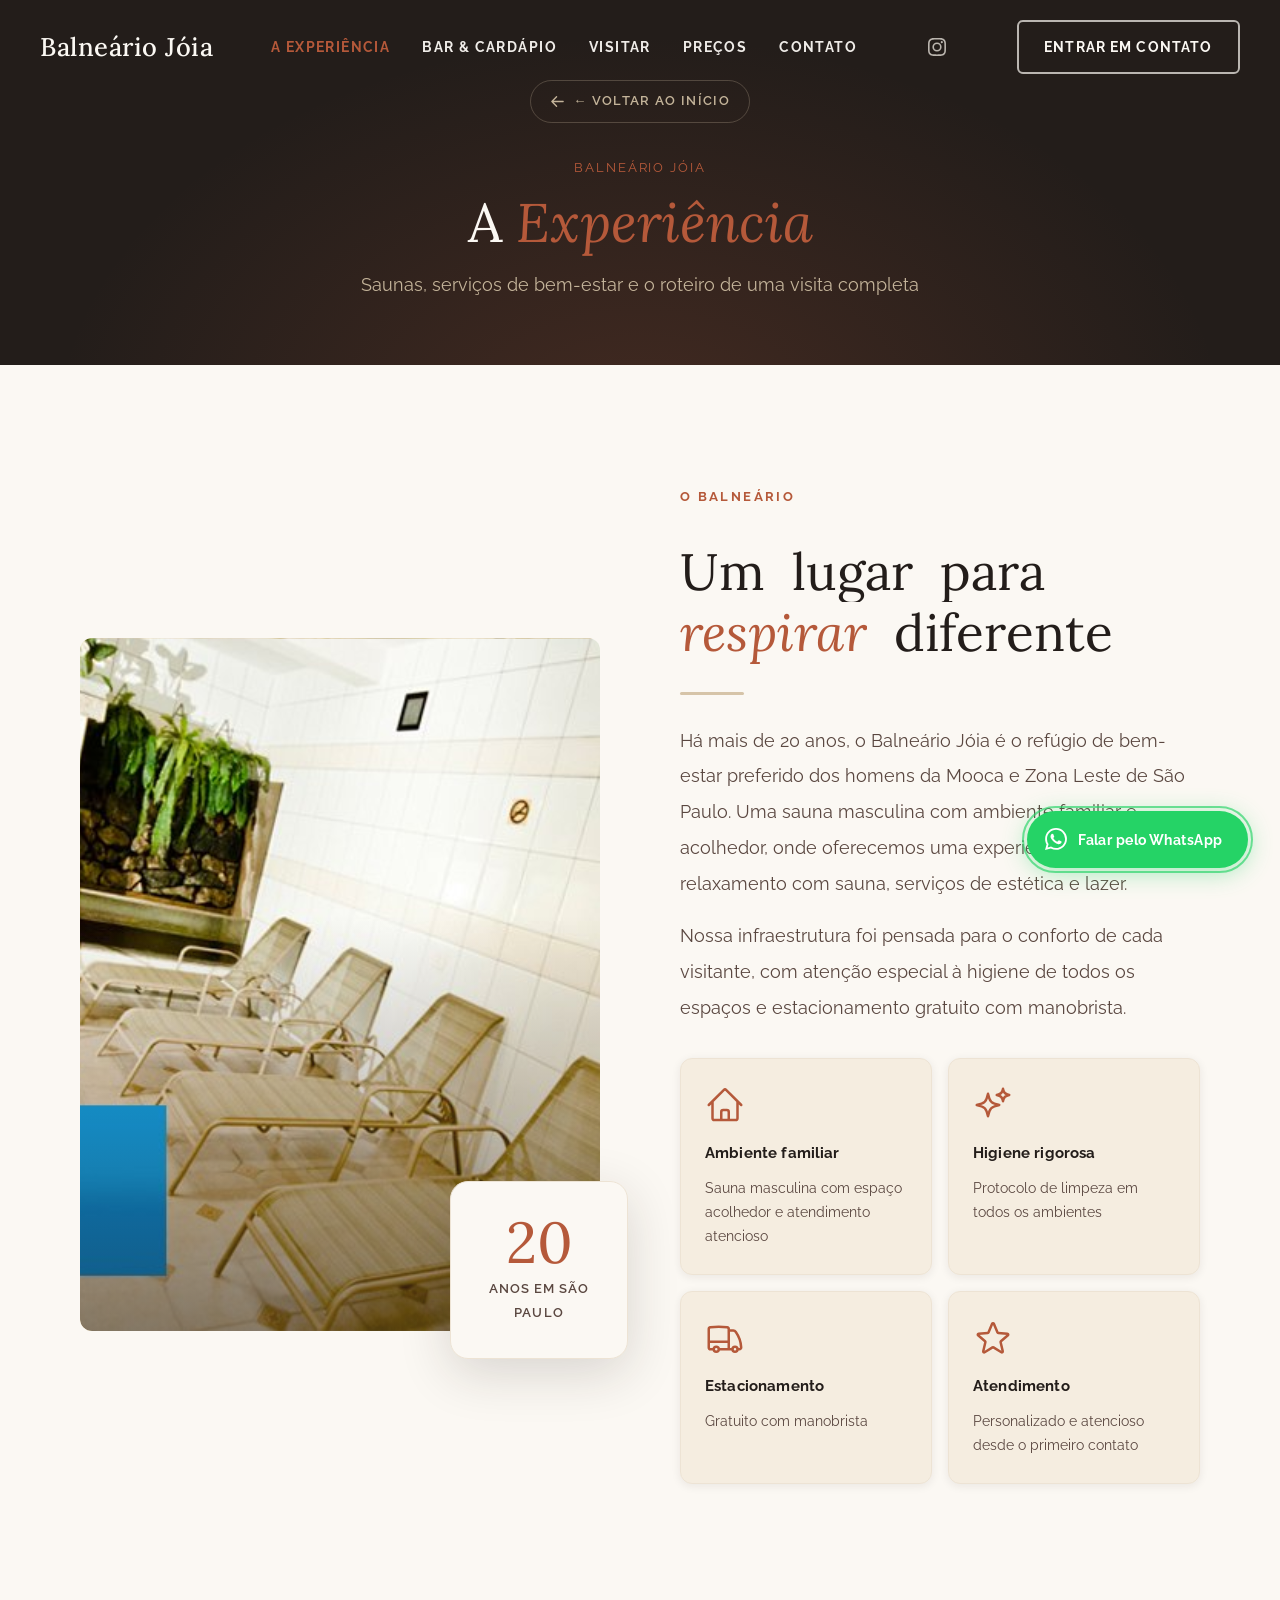
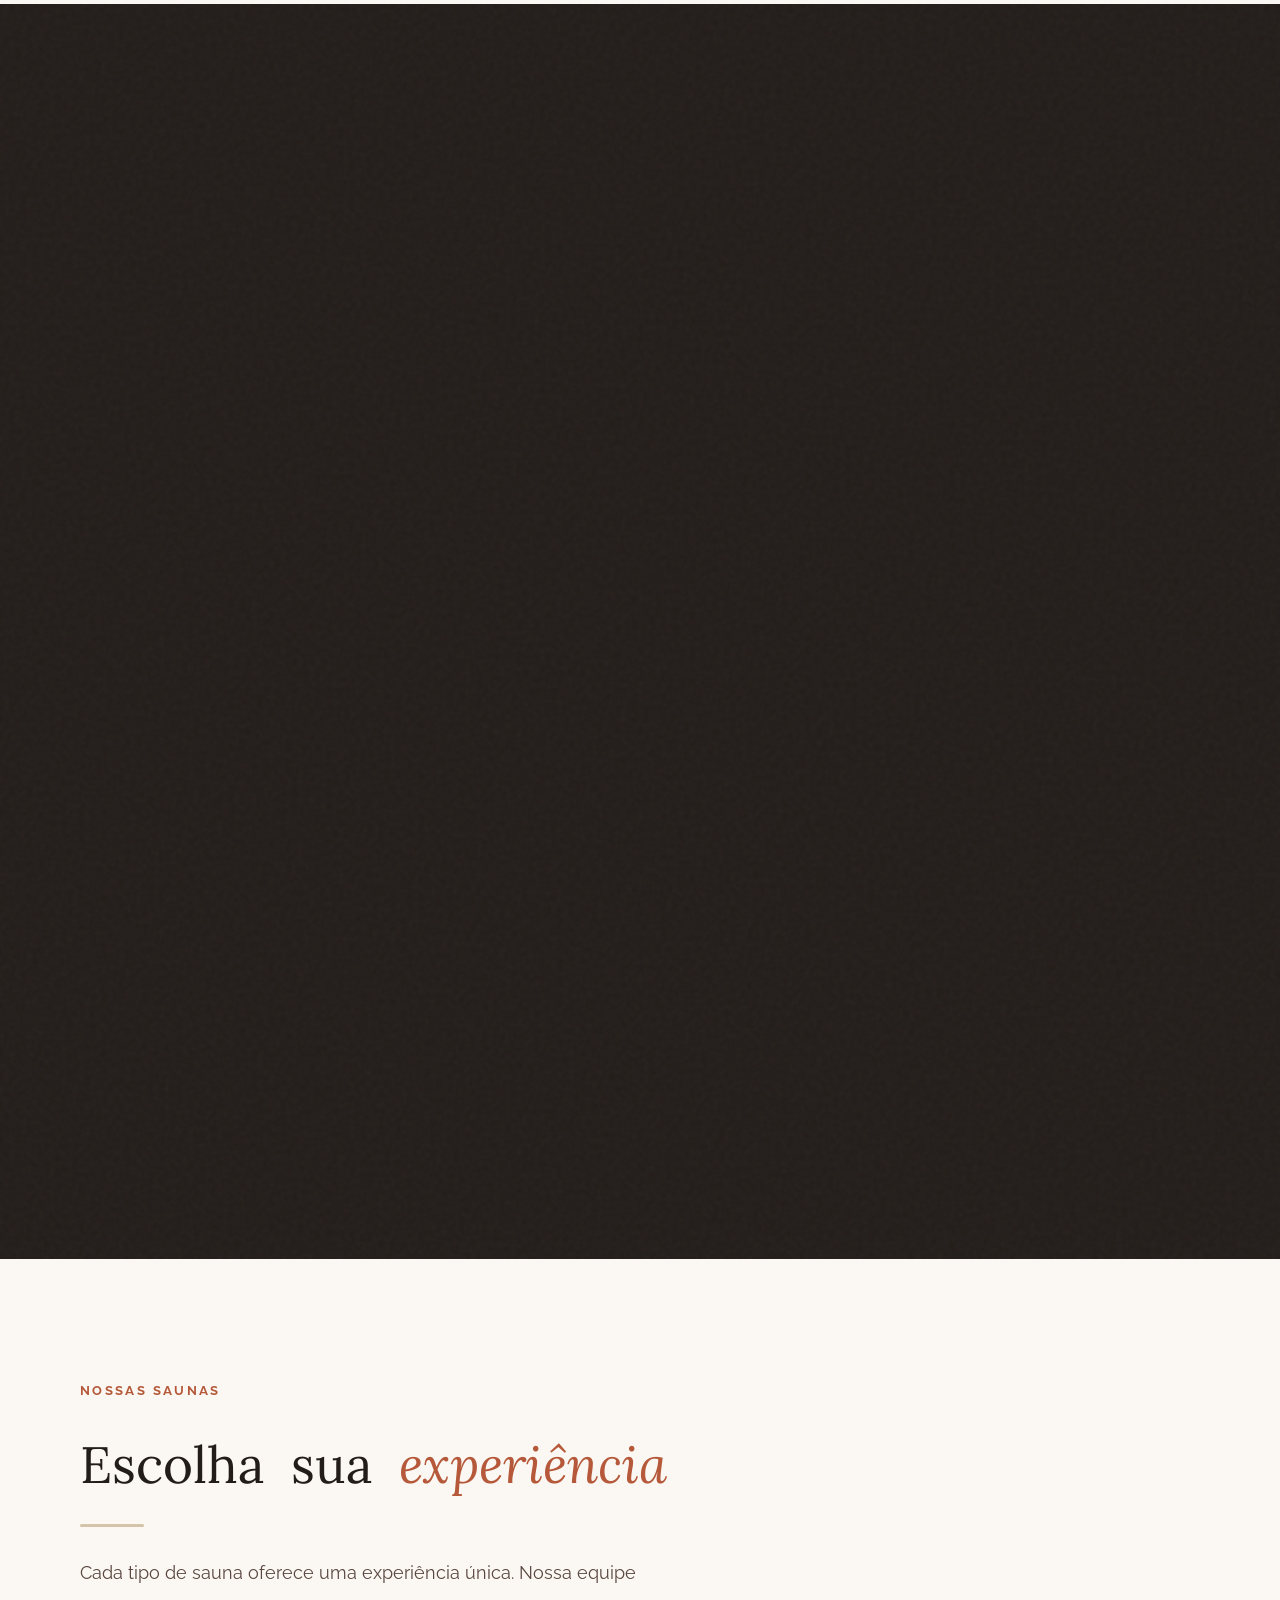
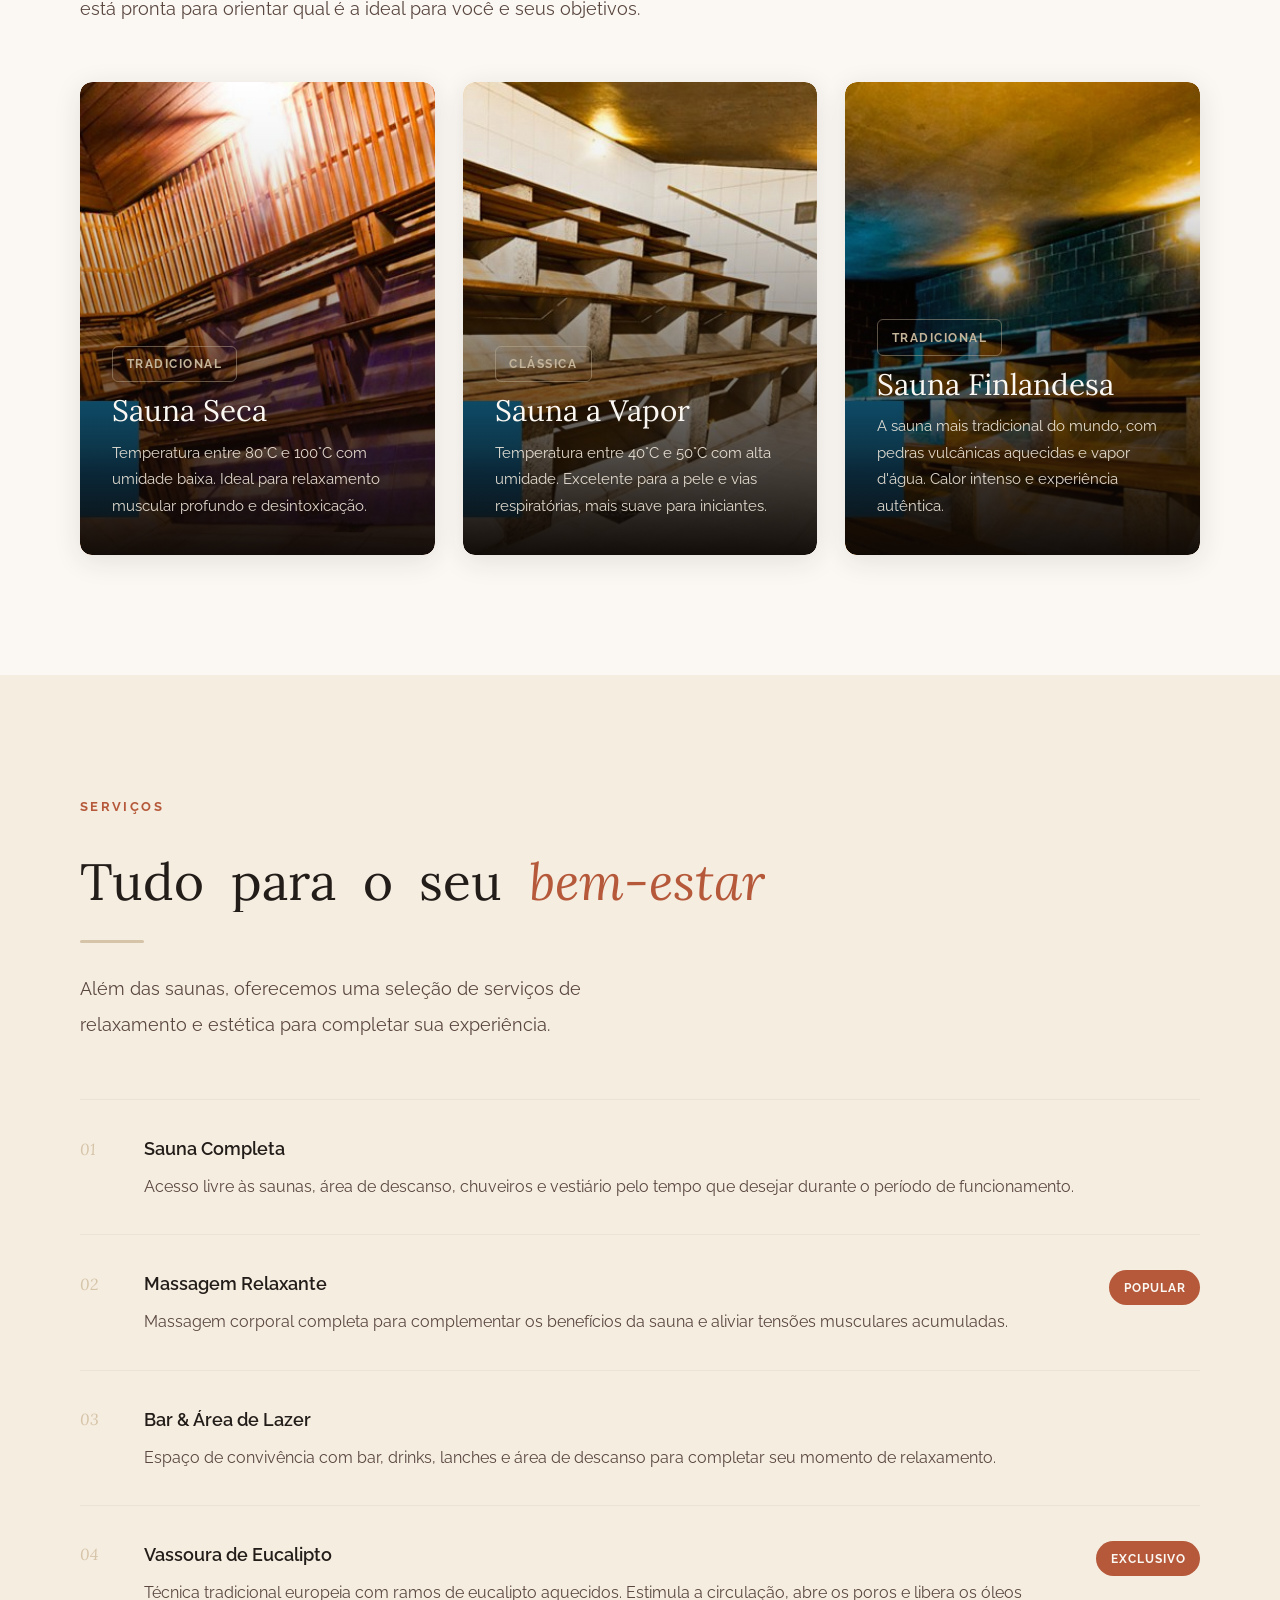
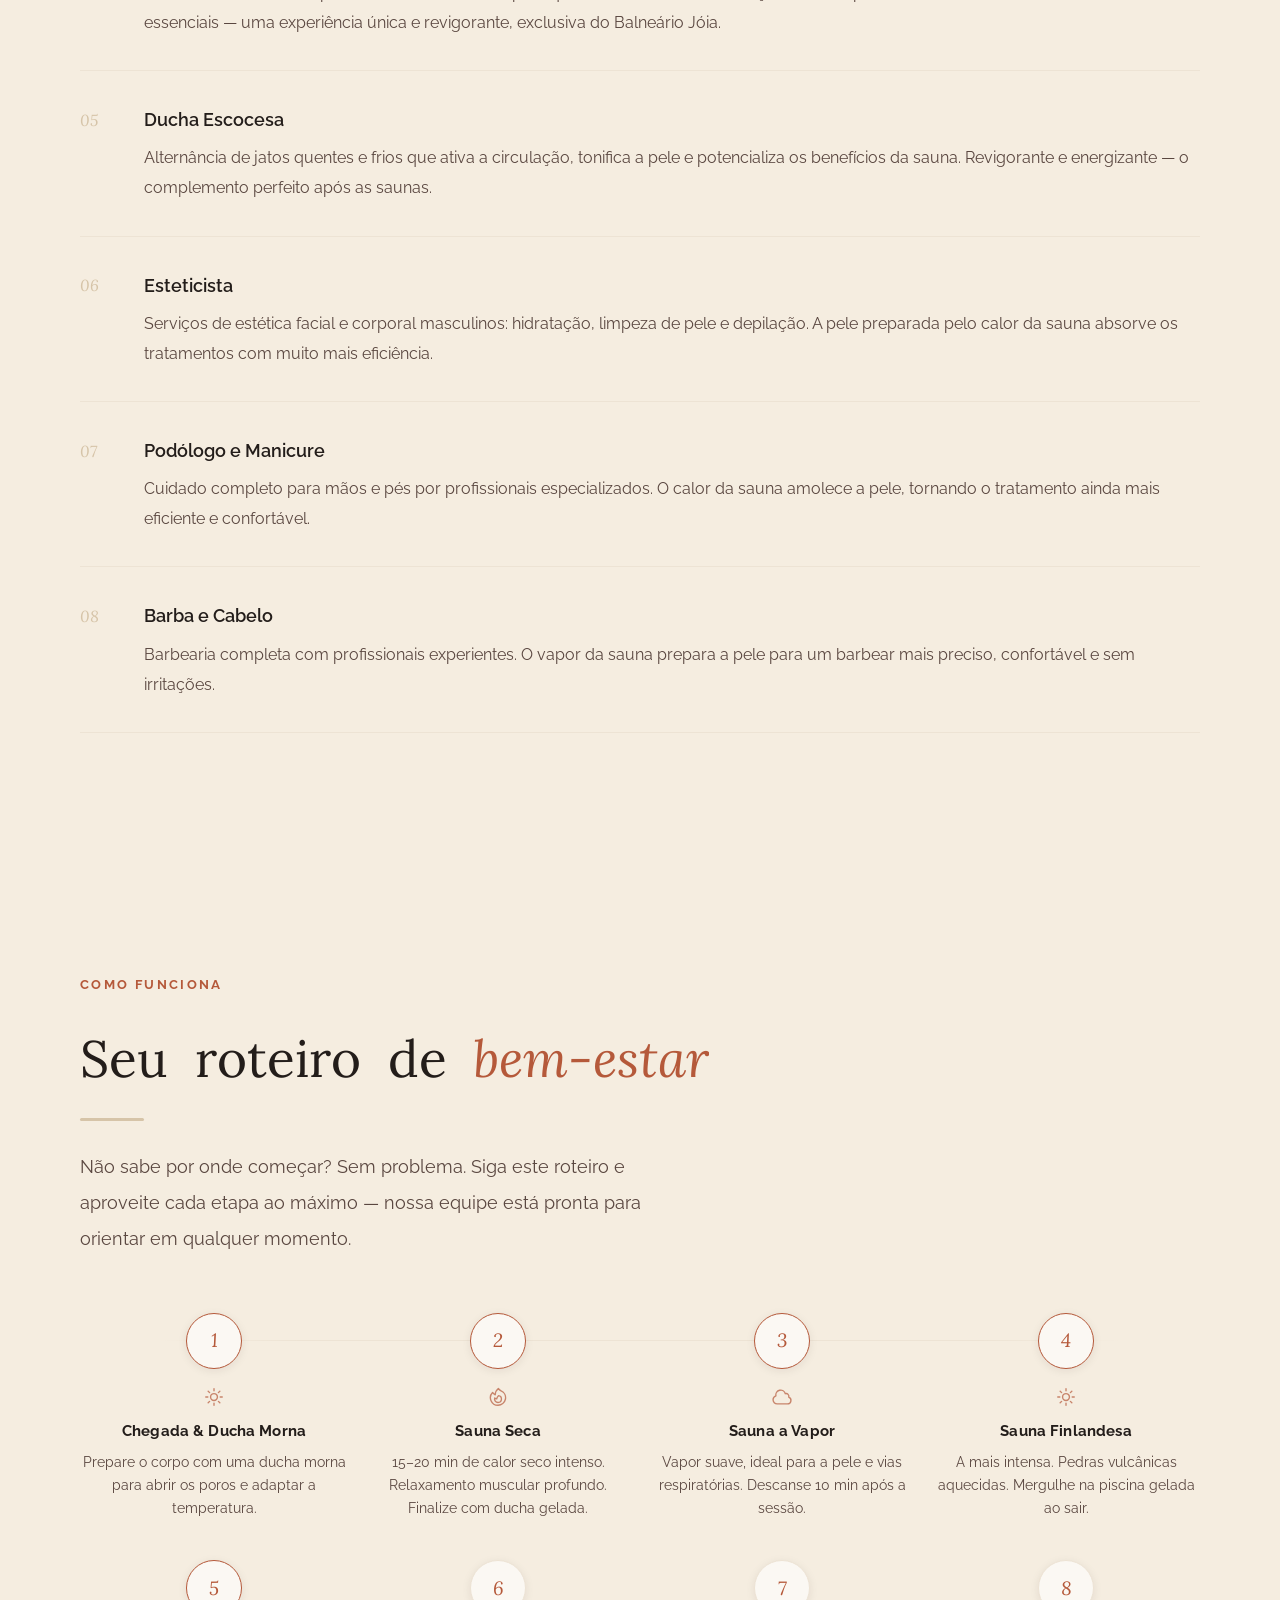
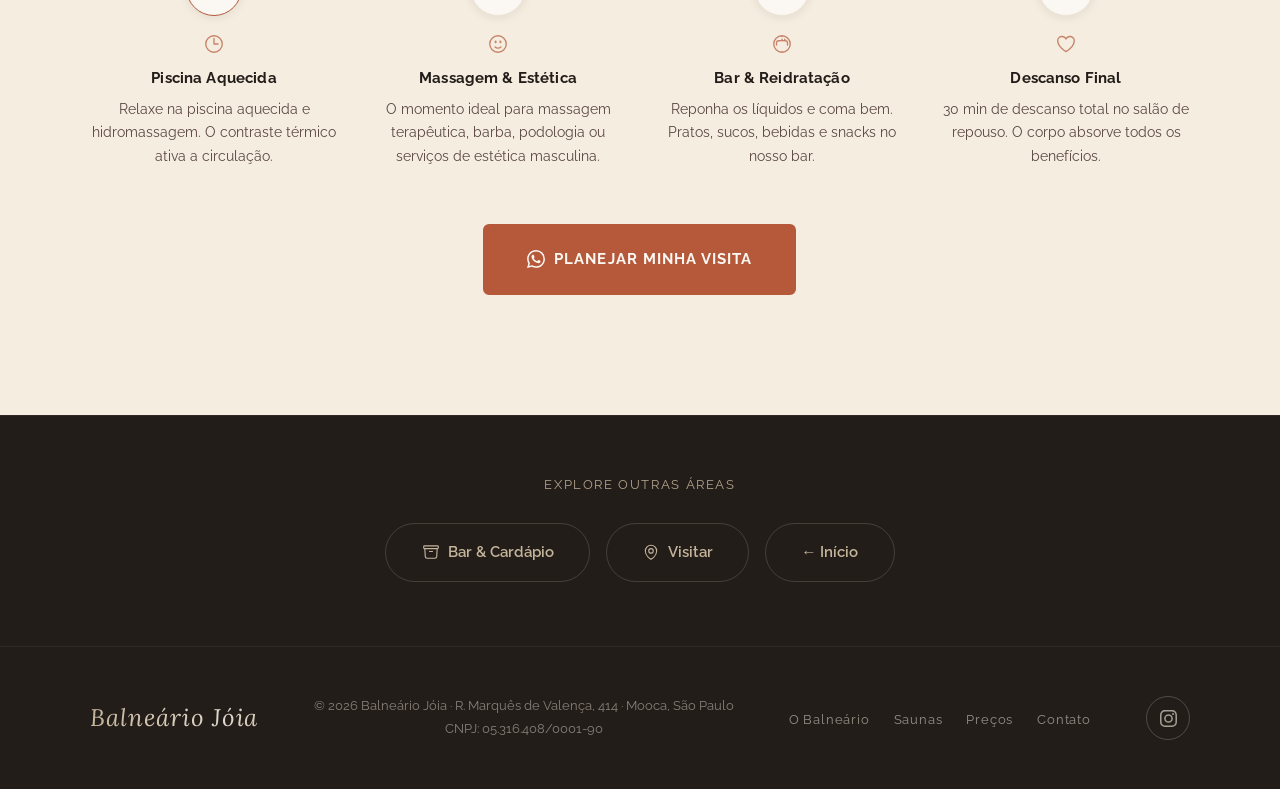
<file: experiencia.html>
<!DOCTYPE html>
<html lang="pt-BR">
<head>
<meta charset="UTF-8">
<meta name="viewport" content="width=device-width, initial-scale=1.0">
<meta name="description" content="Conheça as saunas, serviços de bem-estar e o roteiro completo do Balneário Jóia na Mooca, São Paulo.">
<meta property="og:title" content="A Experiência — Saunas & Serviços | Balneário Jóia">
<meta property="og:description" content="Conheça as saunas, serviços de bem-estar e o roteiro completo do Balneário Jóia na Mooca, São Paulo.">
<meta property="og:type" content="website">
<meta property="og:locale" content="pt_BR">
<meta property="og:image" content="img-sauna-seca-terracota.jpg">
<meta property="og:site_name" content="Balneário Jóia">
<meta name="twitter:card" content="summary_large_image">
<meta name="twitter:title" content="A Experiência — Saunas & Serviços | Balneário Jóia">
<meta name="twitter:description" content="Conheça as saunas, serviços de bem-estar e o roteiro completo do Balneário Jóia na Mooca, São Paulo.">
<meta name="theme-color" content="#B5593A">
<meta name="keywords" content="sauna masculina São Paulo, balneário Mooca, sauna familiar SP, sauna zona leste, bem-estar São Paulo">
<title>A Experiência — Saunas & Serviços | Balneário Jóia</title>
<link rel="preconnect" href="https://fonts.googleapis.com">
<link rel="preconnect" href="https://fonts.gstatic.com" crossorigin>
<link href="https://fonts.googleapis.com/css2?family=Lora:ital,wght@0,400;0,500;0,600;1,400;1,500&family=Raleway:wght@300;400;500;600;700&display=swap" rel="stylesheet">
<link rel="stylesheet" href="style.css">
</head>
<body>

<!-- PAGE LOADER -->
<div id="page-loader" class="loader-experiencia" role="status" aria-label="Carregando A Experiência">
  <div class="ldr-orb ldr-orb-1" aria-hidden="true"></div>
  <div class="ldr-orb ldr-orb-2" aria-hidden="true"></div>
  <div class="ldr-inner">
    <p class="ldr-brand">Balneário Jóia</p>
    <div class="ldr-vline" aria-hidden="true"></div>
    <h1 class="ldr-section">A Experiência</h1>
    <div class="ldr-vline" aria-hidden="true"></div>
    <p class="ldr-location">Mooca, São Paulo</p>
  </div>
  <div class="ldr-progress" aria-hidden="true">
    <div class="ldr-fill-wrap"><div class="ldr-fill"></div></div>
  </div>
</div>


<!-- Mobile Menu -->
<div class="mobile-menu" id="mobileMenu" role="dialog" aria-modal="true" aria-label="Menu de navegação">
  <button class="mobile-close" onclick="closeMobile()" aria-label="Fechar menu">✕</button>
  <a href="index.html" onclick="closeMobile()">Início</a>
  <a href="experiencia.html" style="opacity:0.5;pointer-events:none;" onclick="closeMobile()">A Experiência</a>
  <a href="bar-cardapio.html" onclick="closeMobile()">Bar &amp; Cardápio</a>
  <a href="visitar.html" onclick="closeMobile()">Visitar</a>
  <a href="bar-cardapio.html#precos" onclick="closeMobile()">Preços</a>
  <a href="visitar.html#horarios" onclick="closeMobile()">Contato</a>
  <a href="https://wa.me/551126010545" style="color: #25D366;" target="_blank" rel="noopener">WhatsApp</a>
</div>


<!-- SCROLL PROGRESS BAR -->
<div id="scroll-progress" aria-hidden="true"></div>


<!-- NAV -->
<nav id="mainNav">
  <a href="index.html" class="nav-logo">Balneário Jóia</a>
  <ul class="nav-links">
    <li><a href="experiencia.html" class="nav-current">A Experiência</a></li>
    <li><a href="bar-cardapio.html">Bar &amp; Cardápio</a></li>
    <li><a href="visitar.html">Visitar</a></li>
    <li><a href="bar-cardapio.html#precos">Preços</a></li>
    <li><a href="visitar.html#horarios">Contato</a></li>
  </ul>
  <a href="https://www.instagram.com/balneariojoia/" class="nav-ig" target="_blank" rel="noopener" aria-label="Instagram do Balneário Jóia">
    <svg viewBox="0 0 24 24" style="width:18px;height:18px;fill:currentColor;display:block;" aria-hidden="true"><path d="M12 2.163c3.204 0 3.584.012 4.85.07 1.366.062 2.633.337 3.608 1.311.975.975 1.249 2.242 1.311 3.608.058 1.266.07 1.646.07 4.85s-.012 3.584-.07 4.85c-.062 1.366-.337 2.633-1.311 3.608-.975.975-2.242 1.249-3.608 1.311-1.266.058-1.646.07-4.85.07s-3.584-.012-4.85-.07c-1.366-.062-2.633-.337-3.608-1.311-.975-.975-1.249-2.242-1.311-3.608C2.175 15.584 2.163 15.204 2.163 12s.012-3.584.07-4.85c.062-1.366.337-2.633 1.311-3.608.975-.975 2.242-1.249 3.608-1.311C8.416 2.175 8.796 2.163 12 2.163zm0-2.163C8.741 0 8.332.013 7.052.072 5.197.157 3.355.673 2.014 2.014.673 3.355.157 5.197.072 7.052.013 8.332 0 8.741 0 12c0 3.259.013 3.668.072 4.948.085 1.855.601 3.697 1.942 5.038 1.341 1.341 3.183 1.857 5.038 1.942C8.332 23.987 8.741 24 12 24s3.668-.013 4.948-.072c1.855-.085 3.697-.601 5.038-1.942 1.341-1.341 1.857-3.183 1.942-5.038.059-1.28.072-1.689.072-4.948s-.013-3.668-.072-4.948c-.085-1.855-.601-3.697-1.942-5.038C20.645.673 18.803.157 16.948.072 15.668.013 15.259 0 12 0zm0 5.838a6.162 6.162 0 1 0 0 12.324 6.162 6.162 0 0 0 0-12.324zm0 10.162a4 4 0 1 1 0-8 4 4 0 0 1 0 8zm6.406-11.845a1.44 1.44 0 1 0 0 2.881 1.44 1.44 0 0 0 0-2.881z"/></svg>
  </a>
  <a href="https://wa.me/551126010545" class="nav-cta" target="_blank" rel="noopener">Entrar em contato</a>
  <button class="nav-hamburger" onclick="openMobile()" aria-label="Abrir menu">
    <span></span><span></span><span></span>
  </button>
</nav>


<!-- CABEÇALHO DA PÁGINA -->
<div class="page-banner">
  <a href="index.html" class="page-banner-back">
    <svg viewBox="0 0 24 24" fill="none" stroke="currentColor" stroke-width="2.2" aria-hidden="true"><path stroke-linecap="round" stroke-linejoin="round" d="M10.5 19.5L3 12m0 0l7.5-7.5M3 12h18"/></svg>
    ← Voltar ao início
  </a>
  <p class="page-banner-label">Balneário Jóia</p>
  <h1 class="page-banner-title">A <em>Experiência</em></h1>
  <p class="page-banner-sub">Saunas, serviços de bem-estar e o roteiro de uma visita completa</p>
</div>


<!-- SOBRE -->
<section id="sobre">
  <div class="container">
    <div class="sobre-grid">
      <div class="sobre-visual reveal">
        <div class="sobre-frame"></div>
        <div class="sobre-accent">
          <span class="sobre-accent-num">20</span>
          <span class="sobre-accent-text">anos em São Paulo</span>
        </div>
      </div>
      <div class="reveal reveal-delay-2">
        <span class="section-label">O Balneário</span>
        <h2 class="section-title">Um lugar para <em>respirar</em> diferente</h2>
        <div class="divider"></div>
        <p class="section-body">
          Há mais de 20 anos, o Balneário Jóia é o refúgio de bem-estar preferido dos homens da Mooca e Zona Leste de São Paulo. Uma sauna masculina com ambiente familiar e acolhedor, onde oferecemos uma experiência completa de relaxamento com sauna, serviços de estética e lazer.
        </p>
        <p class="section-body" style="margin-top: 1rem;">
          Nossa infraestrutura foi pensada para o conforto de cada visitante, com atenção especial à higiene de todos os espaços e estacionamento gratuito com manobrista.
        </p>
        <div class="sobre-pillars" style="margin-top: 2rem;">
          <div class="pillar reveal reveal-delay-1">
            <div class="pillar-icon" aria-hidden="true">
              <svg viewBox="0 0 24 24" fill="none" stroke="currentColor" stroke-width="1.5"><path stroke-linecap="round" stroke-linejoin="round" d="M2.25 12l8.954-8.955c.44-.439 1.152-.439 1.591 0L21.75 12M4.5 9.75v10.125c0 .621.504 1.125 1.125 1.125H9.75v-4.875c0-.621.504-1.125 1.125-1.125h2.25c.621 0 1.125.504 1.125 1.125V21h4.125c.621 0 1.125-.504 1.125-1.125V9.75M8.25 21h8.25"/></svg>
            </div>
            <div class="pillar-title">Ambiente familiar</div>
            <div class="pillar-desc">Sauna masculina com espaço acolhedor e atendimento atencioso</div>
          </div>
          <div class="pillar reveal reveal-delay-2">
            <div class="pillar-icon" aria-hidden="true">
              <svg viewBox="0 0 24 24" fill="none" stroke="currentColor" stroke-width="1.5"><path stroke-linecap="round" stroke-linejoin="round" d="M9.813 15.904L9 18.75l-.813-2.846a4.5 4.5 0 00-3.09-3.09L2.25 12l2.846-.813a4.5 4.5 0 003.09-3.09L9 5.25l.813 2.846a4.5 4.5 0 003.09 3.09L15.75 12l-2.846.813a4.5 4.5 0 00-3.09 3.09zM18.259 8.715L18 9.75l-.259-1.035a3.375 3.375 0 00-2.455-2.456L14.25 6l1.036-.259a3.375 3.375 0 002.455-2.456L18 2.25l.259 1.035a3.375 3.375 0 002.456 2.456L21.75 6l-1.035.259a3.375 3.375 0 00-2.456 2.456z"/></svg>
            </div>
            <div class="pillar-title">Higiene rigorosa</div>
            <div class="pillar-desc">Protocolo de limpeza em todos os ambientes</div>
          </div>
          <div class="pillar reveal reveal-delay-3">
            <div class="pillar-icon" aria-hidden="true">
              <svg viewBox="0 0 24 24" fill="none" stroke="currentColor" stroke-width="1.5"><path stroke-linecap="round" stroke-linejoin="round" d="M8.25 18.75a1.5 1.5 0 01-3 0m3 0a1.5 1.5 0 00-3 0m3 0h6m-9 0H3.375a1.125 1.125 0 01-1.125-1.125V14.25m17.25 4.5a1.5 1.5 0 01-3 0m3 0a1.5 1.5 0 00-3 0m3 0h1.125c.621 0 1.129-.504 1.09-1.124a17.902 17.902 0 00-3.213-9.193 2.056 2.056 0 00-1.58-.86H14.25M16.5 18.75h-2.25m0-11.177v-.958c0-.568-.422-1.048-.987-1.106a48.554 48.554 0 00-10.026 0 1.106 1.106 0 00-.987 1.106v7.635m12-6.677v6.677m0 4.5v-4.5m0 0h-12"/></svg>
            </div>
            <div class="pillar-title">Estacionamento</div>
            <div class="pillar-desc">Gratuito com manobrista</div>
          </div>
          <div class="pillar reveal reveal-delay-4">
            <div class="pillar-icon" aria-hidden="true">
              <svg viewBox="0 0 24 24" fill="none" stroke="currentColor" stroke-width="1.5"><path stroke-linecap="round" stroke-linejoin="round" d="M11.48 3.499a.562.562 0 011.04 0l2.125 5.111a.563.563 0 00.475.345l5.518.442c.499.04.701.663.321.988l-4.204 3.602a.563.563 0 00-.182.557l1.285 5.385a.562.562 0 01-.84.61l-4.725-2.885a.563.563 0 00-.586 0L6.982 20.54a.562.562 0 01-.84-.61l1.285-5.386a.562.562 0 00-.182-.557l-4.204-3.602a.563.563 0 01.321-.988l5.518-.442a.563.563 0 00.475-.345L11.48 3.5z"/></svg>
            </div>
            <div class="pillar-title">Atendimento</div>
            <div class="pillar-desc">Personalizado e atencioso desde o primeiro contato</div>
          </div>
        </div>
      </div>
    </div>
  </div>
</section>


<!-- BENEFÍCIOS -->
<section class="beneficios">
  <div class="container">
    <div class="reveal">
      <span class="section-label" style="color: var(--stone);">Por que a sauna faz bem</span>
      <h2 class="section-title">Os benefícios de um <em>hábito milenar</em></h2>
      <div class="divider"></div>
      <p class="section-body">Gregos, romanos, finlandeses e japoneses conhecem há séculos o poder da sauna para o corpo e a mente. Descubra o que uma visita regular pode fazer por você.</p>
    </div>
    <div class="ben-grid reveal">
      <div class="ben-item">
        <div class="ben-num">01</div>
        <div class="ben-title">Relaxamento profundo</div>
        <div class="ben-desc">O calor libera tensões musculares acumuladas e ativa o sistema nervoso parassimpático, induzindo um estado de relaxamento intenso.</div>
      </div>
      <div class="ben-item">
        <div class="ben-num">02</div>
        <div class="ben-title">Pele renovada</div>
        <div class="ben-desc">A abertura dos poros e a sudorese profunda eliminam impurezas e promovem renovação celular, deixando a pele mais saudável.</div>
      </div>
      <div class="ben-item">
        <div class="ben-num">03</div>
        <div class="ben-title">Circulação ativada</div>
        <div class="ben-desc">O calor dilata os vasos sanguíneos, melhorando a circulação e o transporte de oxigênio para músculos e órgãos.</div>
      </div>
      <div class="ben-item">
        <div class="ben-num">04</div>
        <div class="ben-title">Imunidade reforçada</div>
        <div class="ben-desc">A elevação controlada da temperatura estimula a produção de glóbulos brancos, fortalecendo as defesas naturais do organismo.</div>
      </div>
      <div class="ben-item">
        <div class="ben-num">05</div>
        <div class="ben-title">Sono de qualidade</div>
        <div class="ben-desc">A queda da temperatura corporal após a sauna sinaliza ao organismo que é hora de dormir, melhorando a qualidade do sono.</div>
      </div>
      <div class="ben-item">
        <div class="ben-num">06</div>
        <div class="ben-title">Bem-estar mental</div>
        <div class="ben-desc">A liberação de endorfinas durante a sessão reduz estresse, ansiedade e promove uma sensação duradoura de bem-estar.</div>
      </div>
    </div>
  </div>
</section>


<!-- SAUNAS -->
<section id="saunas">
  <div class="container">
    <div class="reveal">
      <span class="section-label">Nossas saunas</span>
      <h2 class="section-title">Escolha sua <em>experiência</em></h2>
      <div class="divider"></div>
      <p class="section-body">Cada tipo de sauna oferece uma experiência única. Nossa equipe está pronta para orientar qual é a ideal para você e seus objetivos.</p>
    </div>
    <div class="saunas-grid">
      <div class="sauna-card reveal reveal-delay-1">
        <div class="sauna-visual">
          <div class="sauna-bg sauna-bg-seca"></div>
          <div class="sauna-overlay"></div>
          <div class="sauna-content">
            <span class="sauna-tag">Tradicional</span>
            <h3 class="sauna-name">Sauna Seca</h3>
            <p class="sauna-desc">Temperatura entre 80°C e 100°C com umidade baixa. Ideal para relaxamento muscular profundo e desintoxicação.</p>
          </div>
        </div>
      </div>
      <div class="sauna-card reveal reveal-delay-2">
        <div class="sauna-visual">
          <div class="sauna-bg sauna-bg-vapor"></div>
          <div class="sauna-overlay"></div>
          <div class="sauna-content">
            <span class="sauna-tag">Clássica</span>
            <h3 class="sauna-name">Sauna a Vapor</h3>
            <p class="sauna-desc">Temperatura entre 40°C e 50°C com alta umidade. Excelente para a pele e vias respiratórias, mais suave para iniciantes.</p>
          </div>
        </div>
      </div>
      <div class="sauna-card reveal reveal-delay-3">
        <div class="sauna-visual">
          <div class="sauna-bg sauna-bg-infra"></div>
          <div class="sauna-overlay"></div>
          <div class="sauna-content">
            <span class="sauna-tag">Tradicional</span>
            <h3 class="sauna-name">Sauna Finlandesa</h3>
            <p class="sauna-desc">A sauna mais tradicional do mundo, com pedras vulcânicas aquecidas e vapor d'água. Calor intenso e experiência autêntica.</p>
          </div>
        </div>
      </div>
    </div>
  </div>
</section>


<!-- SERVIÇOS -->
<section id="servicos" class="servicos">
  <div class="container">
    <div class="reveal">
      <span class="section-label">Serviços</span>
      <h2 class="section-title">Tudo para o seu <em>bem-estar</em></h2>
      <div class="divider"></div>
      <p class="section-body">Além das saunas, oferecemos uma seleção de serviços de relaxamento e estética para completar sua experiência.</p>
    </div>
    <div class="servicos-list">
      <div class="servico-item reveal">
        <div class="servico-num">01</div>
        <div class="servico-info">
          <div class="servico-name">Sauna Completa</div>
          <div class="servico-desc">Acesso livre às saunas, área de descanso, chuveiros e vestiário pelo tempo que desejar durante o período de funcionamento.</div>
        </div>
      </div>
      <div class="servico-item reveal reveal-delay-1">
        <div class="servico-num">02</div>
        <div class="servico-info">
          <div class="servico-name">Massagem Relaxante</div>
          <div class="servico-desc">Massagem corporal completa para complementar os benefícios da sauna e aliviar tensões musculares acumuladas.</div>
        </div>
        <div class="servico-badge">Popular</div>
      </div>
      <div class="servico-item reveal reveal-delay-2">
        <div class="servico-num">03</div>
        <div class="servico-info">
          <div class="servico-name">Bar & Área de Lazer</div>
          <div class="servico-desc">Espaço de convivência com bar, drinks, lanches e área de descanso para completar seu momento de relaxamento.</div>
        </div>
      </div>
      <div class="servico-item reveal reveal-delay-3">
        <div class="servico-num">04</div>
        <div class="servico-info">
          <div class="servico-name">Vassoura de Eucalipto</div>
          <div class="servico-desc">Técnica tradicional europeia com ramos de eucalipto aquecidos. Estimula a circulação, abre os poros e libera os óleos essenciais — uma experiência única e revigorante, exclusiva do Balneário Jóia.</div>
        </div>
        <div class="servico-badge">Exclusivo</div>
      </div>
      <div class="servico-item reveal">
        <div class="servico-num">05</div>
        <div class="servico-info">
          <div class="servico-name">Ducha Escocesa</div>
          <div class="servico-desc">Alternância de jatos quentes e frios que ativa a circulação, tonifica a pele e potencializa os benefícios da sauna. Revigorante e energizante — o complemento perfeito após as saunas.</div>
        </div>
      </div>
      <div class="servico-item reveal reveal-delay-1">
        <div class="servico-num">06</div>
        <div class="servico-info">
          <div class="servico-name">Esteticista</div>
          <div class="servico-desc">Serviços de estética facial e corporal masculinos: hidratação, limpeza de pele e depilação. A pele preparada pelo calor da sauna absorve os tratamentos com muito mais eficiência.</div>
        </div>
      </div>
      <div class="servico-item reveal reveal-delay-2">
        <div class="servico-num">07</div>
        <div class="servico-info">
          <div class="servico-name">Podólogo e Manicure</div>
          <div class="servico-desc">Cuidado completo para mãos e pés por profissionais especializados. O calor da sauna amolece a pele, tornando o tratamento ainda mais eficiente e confortável.</div>
        </div>
      </div>
      <div class="servico-item reveal reveal-delay-3">
        <div class="servico-num">08</div>
        <div class="servico-info">
          <div class="servico-name">Barba e Cabelo</div>
          <div class="servico-desc">Barbearia completa com profissionais experientes. O vapor da sauna prepara a pele para um barbear mais preciso, confortável e sem irritações.</div>
        </div>
      </div>
    </div>
  </div>
</section>


<!-- ROTEIRO DE USO -->
<section id="roteiro" class="roteiro">
  <div class="container">
    <div class="reveal">
      <span class="section-label">Como funciona</span>
      <h2 class="section-title">Seu roteiro de <em>bem-estar</em></h2>
      <div class="divider"></div>
      <p class="section-body">Não sabe por onde começar? Sem problema. Siga este roteiro e aproveite cada etapa ao máximo — nossa equipe está pronta para orientar em qualquer momento.</p>
    </div>
    <div class="roteiro-steps reveal">
      <div class="roteiro-step">
        <div class="roteiro-num">1</div>
        <div class="roteiro-step-icon" aria-hidden="true">
          <svg viewBox="0 0 24 24" fill="none" stroke="currentColor" stroke-width="1.5"><path stroke-linecap="round" stroke-linejoin="round" d="M12 3v2.25m6.364.386l-1.591 1.591M21 12h-2.25m-.386 6.364l-1.591-1.591M12 18.75V21m-4.773-4.227l-1.591 1.591M5.25 12H3m4.227-4.773L5.636 5.636M15.75 12a3.75 3.75 0 11-7.5 0 3.75 3.75 0 017.5 0z"/></svg>
        </div>
        <div class="roteiro-step-title">Chegada & Ducha Morna</div>
        <div class="roteiro-step-desc">Prepare o corpo com uma ducha morna para abrir os poros e adaptar a temperatura.</div>
      </div>
      <div class="roteiro-step">
        <div class="roteiro-num">2</div>
        <div class="roteiro-step-icon" aria-hidden="true">
          <svg viewBox="0 0 24 24" fill="none" stroke="currentColor" stroke-width="1.5"><path stroke-linecap="round" stroke-linejoin="round" d="M15.362 5.214A8.252 8.252 0 0112 21 8.25 8.25 0 016.038 7.048 8.287 8.287 0 009 9.6a8.983 8.983 0 013.361-6.867 8.21 8.21 0 003 2.48z"/><path stroke-linecap="round" stroke-linejoin="round" d="M12 18a3.75 3.75 0 00.495-7.467 5.99 5.99 0 00-1.925 3.546 5.974 5.974 0 01-2.133-1A3.75 3.75 0 0012 18z"/></svg>
        </div>
        <div class="roteiro-step-title">Sauna Seca</div>
        <div class="roteiro-step-desc">15–20 min de calor seco intenso. Relaxamento muscular profundo. Finalize com ducha gelada.</div>
      </div>
      <div class="roteiro-step">
        <div class="roteiro-num">3</div>
        <div class="roteiro-step-icon" aria-hidden="true">
          <svg viewBox="0 0 24 24" fill="none" stroke="currentColor" stroke-width="1.5"><path stroke-linecap="round" stroke-linejoin="round" d="M2.25 15a4.5 4.5 0 004.5 4.5H18a3.75 3.75 0 001.332-7.257 3 3 0 00-3.758-3.848 5.25 5.25 0 00-10.233 2.33A4.502 4.502 0 002.25 15z"/></svg>
        </div>
        <div class="roteiro-step-title">Sauna a Vapor</div>
        <div class="roteiro-step-desc">Vapor suave, ideal para a pele e vias respiratórias. Descanse 10 min após a sessão.</div>
      </div>
      <div class="roteiro-step">
        <div class="roteiro-num">4</div>
        <div class="roteiro-step-icon" aria-hidden="true">
          <svg viewBox="0 0 24 24" fill="none" stroke="currentColor" stroke-width="1.5"><path stroke-linecap="round" stroke-linejoin="round" d="M12 3v2.25m6.364.386l-1.591 1.591M21 12h-2.25m-.386 6.364l-1.591-1.591M12 18.75V21m-4.773-4.227l-1.591 1.591M5.25 12H3m4.227-4.773L5.636 5.636M15.75 12a3.75 3.75 0 11-7.5 0 3.75 3.75 0 017.5 0z"/></svg>
        </div>
        <div class="roteiro-step-title">Sauna Finlandesa</div>
        <div class="roteiro-step-desc">A mais intensa. Pedras vulcânicas aquecidas. Mergulhe na piscina gelada ao sair.</div>
      </div>
      <div class="roteiro-step">
        <div class="roteiro-num">5</div>
        <div class="roteiro-step-icon" aria-hidden="true">
          <svg viewBox="0 0 24 24" fill="none" stroke="currentColor" stroke-width="1.5"><path stroke-linecap="round" stroke-linejoin="round" d="M12 6v6h4.5m4.5 0a9 9 0 11-18 0 9 9 0 0118 0z"/></svg>
        </div>
        <div class="roteiro-step-title">Piscina Aquecida</div>
        <div class="roteiro-step-desc">Relaxe na piscina aquecida e hidromassagem. O contraste térmico ativa a circulação.</div>
      </div>
      <div class="roteiro-step">
        <div class="roteiro-num">6</div>
        <div class="roteiro-step-icon" aria-hidden="true">
          <svg viewBox="0 0 24 24" fill="none" stroke="currentColor" stroke-width="1.5"><path stroke-linecap="round" stroke-linejoin="round" d="M15.182 15.182a4.5 4.5 0 01-6.364 0M21 12a9 9 0 11-18 0 9 9 0 0118 0zM9.75 9.75c0 .414-.168.75-.375.75S9 10.164 9 9.75 9.168 9 9.375 9s.375.336.375.75zm-.375 0h.008v.015h-.008V9.75zm5.625 0c0 .414-.168.75-.375.75s-.375-.336-.375-.75.168-.75.375-.75.375.336.375.75zm-.375 0h.008v.015h-.008V9.75z"/></svg>
        </div>
        <div class="roteiro-step-title">Massagem & Estética</div>
        <div class="roteiro-step-desc">O momento ideal para massagem terapêutica, barba, podologia ou serviços de estética masculina.</div>
      </div>
      <div class="roteiro-step">
        <div class="roteiro-num">7</div>
        <div class="roteiro-step-icon" aria-hidden="true">
          <svg viewBox="0 0 24 24" fill="none" stroke="currentColor" stroke-width="1.5"><path stroke-linecap="round" stroke-linejoin="round" d="M12 8.25v-1.5m0 1.5c-1.355 0-2.697.056-4.024.166C6.845 8.51 6 9.473 6 10.608v2.513m6-4.871c1.355 0 2.697.056 4.024.166C17.155 8.51 18 9.473 18 10.608v2.513M15 8.25v-1.5M12 3v.75m0 16.5v.75m0-18a9 9 0 110 18 9 9 0 010-18z"/></svg>
        </div>
        <div class="roteiro-step-title">Bar & Reidratação</div>
        <div class="roteiro-step-desc">Reponha os líquidos e coma bem. Pratos, sucos, bebidas e snacks no nosso bar.</div>
      </div>
      <div class="roteiro-step">
        <div class="roteiro-num">8</div>
        <div class="roteiro-step-icon" aria-hidden="true">
          <svg viewBox="0 0 24 24" fill="none" stroke="currentColor" stroke-width="1.5"><path stroke-linecap="round" stroke-linejoin="round" d="M21 8.25c0-2.485-2.099-4.5-4.688-4.5-1.935 0-3.597 1.126-4.312 2.733-.715-1.607-2.377-2.733-4.313-2.733C5.1 3.75 3 5.765 3 8.25c0 7.22 9 12 9 12s9-4.78 9-12z"/></svg>
        </div>
        <div class="roteiro-step-title">Descanso Final</div>
        <div class="roteiro-step-desc">30 min de descanso total no salão de repouso. O corpo absorve todos os benefícios.</div>
      </div>
    </div>
    <div style="text-align: center; margin-top: 3.5rem;" class="reveal">
      <a href="https://wa.me/551126010545" class="btn-primary" target="_blank" rel="noopener">
        <svg viewBox="0 0 24 24" style="width:18px;height:18px;fill:currentColor;flex-shrink:0" aria-hidden="true"><path d="M17.472 14.382c-.297-.149-1.758-.867-2.03-.967-.273-.099-.471-.148-.67.15-.197.297-.767.966-.94 1.164-.173.199-.347.223-.644.075-.297-.15-1.255-.463-2.39-1.475-.883-.788-1.48-1.761-1.653-2.059-.173-.297-.018-.458.13-.606.134-.133.298-.347.446-.52.149-.174.198-.298.298-.497.099-.198.05-.371-.025-.52-.075-.149-.669-1.612-.916-2.207-.242-.579-.487-.5-.669-.51-.173-.008-.371-.01-.57-.01-.198 0-.52.074-.792.372-.272.297-1.04 1.016-1.04 2.479 0 1.462 1.065 2.875 1.213 3.074.149.198 2.096 3.2 5.077 4.487.709.306 1.262.489 1.694.625.712.227 1.36.195 1.871.118.571-.085 1.758-.719 2.006-1.413.248-.694.248-1.289.173-1.413-.074-.124-.272-.198-.57-.347m-5.421 7.403h-.004a9.87 9.87 0 01-5.031-1.378l-.361-.214-3.741.982.998-3.648-.235-.374a9.86 9.86 0 01-1.51-5.26c.001-5.45 4.436-9.884 9.888-9.884 2.64 0 5.122 1.03 6.988 2.898a9.825 9.825 0 012.893 6.994c-.003 5.45-4.437 9.884-9.885 9.884m8.413-18.297A11.815 11.815 0 0012.05 0C5.495 0 .16 5.335.157 11.892c0 2.096.547 4.142 1.588 5.945L.057 24l6.305-1.654a11.882 11.882 0 005.683 1.448h.005c6.554 0 11.89-5.335 11.893-11.893a11.821 11.821 0 00-3.48-8.413z"/></svg>
        Planejar minha visita
      </a>
    </div>
  </div>
</section>


<!-- NAVEGAÇÃO ENTRE PÁGINAS -->
<div class="between-pages-nav">
  <span class="between-pages-label">Explore outras áreas</span>
  <div class="between-pages-btns">
    <a href="bar-cardapio.html" class="between-page-btn"><svg viewBox="0 0 24 24" fill="none" stroke="currentColor"><path stroke-linecap="round" stroke-linejoin="round" d="M20.25 7.5l-.625 10.632a2.25 2.25 0 01-2.247 2.118H6.622a2.25 2.25 0 01-2.247-2.118L3.75 7.5M10 11.25h4M3.375 7.5h17.25c.621 0 1.125-.504 1.125-1.125v-1.5c0-.621-.504-1.125-1.125-1.125H3.375c-.621 0-1.125.504-1.125 1.125v1.5c0 .621.504 1.125 1.125 1.125z"/></svg> Bar &amp; Cardápio</a>
    <a href="visitar.html" class="between-page-btn"><svg viewBox="0 0 24 24" fill="none" stroke="currentColor"><path stroke-linecap="round" stroke-linejoin="round" d="M15 10.5a3 3 0 11-6 0 3 3 0 016 0z"/><path stroke-linecap="round" stroke-linejoin="round" d="M19.5 10.5c0 7.142-7.5 11.25-7.5 11.25S4.5 17.642 4.5 10.5a7.5 7.5 0 1115 0z"/></svg> Visitar</a>
    <a href="index.html" class="between-page-btn">← Início</a>
  </div>
</div>


<!-- FOOTER -->
<footer>
  <div class="footer-inner">
    <div class="footer-logo">Balneário Jóia</div>
    <p class="footer-copy">
      © 2026 Balneário Jóia · R. Marquês de Valença, 414 · Mooca, São Paulo<br>
      CNPJ: 05.316.408/0001-90
    </p>
    <ul class="footer-links">
      <li><a href="#sobre">O Balneário</a></li>
      <li><a href="#saunas">Saunas</a></li>
      <li><a href="#precos">Preços</a></li>
      <li><a href="#horarios">Contato</a></li>
    </ul>
    <div class="footer-social">
      <a href="https://www.instagram.com/balneariojoia/" target="_blank" rel="noopener" aria-label="Instagram do Balneário Jóia">
        <svg viewBox="0 0 24 24" aria-hidden="true"><path d="M12 2.163c3.204 0 3.584.012 4.85.07 1.366.062 2.633.337 3.608 1.311.975.975 1.249 2.242 1.311 3.608.058 1.266.07 1.646.07 4.85s-.012 3.584-.07 4.85c-.062 1.366-.337 2.633-1.311 3.608-.975.975-2.242 1.249-3.608 1.311-1.266.058-1.646.07-4.85.07s-3.584-.012-4.85-.07c-1.366-.062-2.633-.337-3.608-1.311-.975-.975-1.249-2.242-1.311-3.608C2.175 15.584 2.163 15.204 2.163 12s.012-3.584.07-4.85c.062-1.366.337-2.633 1.311-3.608.975-.975 2.242-1.249 3.608-1.311C8.416 2.175 8.796 2.163 12 2.163zm0-2.163C8.741 0 8.332.013 7.052.072 5.197.157 3.355.673 2.014 2.014.673 3.355.157 5.197.072 7.052.013 8.332 0 8.741 0 12c0 3.259.013 3.668.072 4.948.085 1.855.601 3.697 1.942 5.038 1.341 1.341 3.183 1.857 5.038 1.942C8.332 23.987 8.741 24 12 24s3.668-.013 4.948-.072c1.855-.085 3.697-.601 5.038-1.942 1.341-1.341 1.857-3.183 1.942-5.038.059-1.28.072-1.689.072-4.948s-.013-3.668-.072-4.948c-.085-1.855-.601-3.697-1.942-5.038C20.645.673 18.803.157 16.948.072 15.668.013 15.259 0 12 0zm0 5.838a6.162 6.162 0 1 0 0 12.324 6.162 6.162 0 0 0 0-12.324zm0 10.162a4 4 0 1 1 0-8 4 4 0 0 1 0 8zm6.406-11.845a1.44 1.44 0 1 0 0 2.881 1.44 1.44 0 0 0 0-2.881z"/></svg>
      </a>
    </div>
  </div>
</footer>


<!-- BOTÃO VOLTAR AO TOPO -->
<button id="back-to-top" aria-label="Voltar ao topo da página">
  <span id="back-to-top-label">Topo</span>
  <svg viewBox="0 0 24 24" aria-hidden="true"><path stroke-linecap="round" stroke-linejoin="round" d="M4.5 15.75l7.5-7.5 7.5 7.5"/></svg>
</button>


<!-- WHATSAPP FLUTUANTE -->
<a href="https://wa.me/551126010545" class="whatsapp-float" target="_blank" rel="noopener" aria-label="Conversar no WhatsApp">
  <span class="whatsapp-icon">
    <svg viewBox="0 0 24 24" aria-hidden="true"><path d="M17.472 14.382c-.297-.149-1.758-.867-2.03-.967-.273-.099-.471-.148-.67.15-.197.297-.767.966-.94 1.164-.173.199-.347.223-.644.075-.297-.15-1.255-.463-2.39-1.475-.883-.788-1.48-1.761-1.653-2.059-.173-.297-.018-.458.13-.606.134-.133.298-.347.446-.52.149-.174.198-.298.298-.497.099-.198.05-.371-.025-.52-.075-.149-.669-1.612-.916-2.207-.242-.579-.487-.5-.669-.51-.173-.008-.371-.01-.57-.01-.198 0-.52.074-.792.372-.272.297-1.04 1.016-1.04 2.479 0 1.462 1.065 2.875 1.213 3.074.149.198 2.096 3.2 5.077 4.487.709.306 1.262.489 1.694.625.712.227 1.36.195 1.871.118.571-.085 1.758-.719 2.006-1.413.248-.694.248-1.289.173-1.413-.074-.124-.272-.198-.57-.347m-5.421 7.403h-.004a9.87 9.87 0 01-5.031-1.378l-.361-.214-3.741.982.998-3.648-.235-.374a9.86 9.86 0 01-1.51-5.26c.001-5.45 4.436-9.884 9.888-9.884 2.64 0 5.122 1.03 6.988 2.898a9.825 9.825 0 012.893 6.994c-.003 5.45-4.437 9.884-9.885 9.884m8.413-18.297A11.815 11.815 0 0012.05 0C5.495 0 .16 5.335.157 11.892c0 2.096.547 4.142 1.588 5.945L.057 24l6.305-1.654a11.882 11.882 0 005.683 1.448h.005c6.554 0 11.89-5.335 11.893-11.893a11.821 11.821 0 00-3.48-8.413z"/></svg>
  </span>
  Falar pelo WhatsApp
</a>


<script src="script.js"></script>

</body>
</html>
</file>
<file: style.css>
:root {
    --cream: #F5EDE0;
    --warm-white: #FBF8F3;
    --sand: #D6C4A8;
    --sand-light: #EDE3D4;
    --terracotta: #B5593A;
    --terracotta-dark: #8C3E24;
    --terracotta-soft: rgba(181,89,58,0.12);
    --charcoal: #231D1A;
    --muted: #5A4740;
    --stone: #C4B49A;
    --stone-light: #E8DDD0;
    --wood: #7A5C3E;
    --font-display: 'Lora', Georgia, serif;
    --font-body: 'Raleway', sans-serif;
    --radius-sm: 6px;
    --radius: 12px;
    --radius-lg: 18px;
    --radius-pill: 50px;
    --transition: 0.35s cubic-bezier(0.25, 0.46, 0.45, 0.94);
    --shadow-sm: 0 2px 10px rgba(35,29,26,0.08);
    --shadow-md: 0 6px 28px rgba(35,29,26,0.11);
    --shadow-lg: 0 14px 52px rgba(35,29,26,0.16);
    --shadow-warm: 0 4px 24px rgba(181,89,58,0.22);
  }

  *, *::before, *::after { box-sizing: border-box; margin: 0; padding: 0; }
  html { scroll-behavior: smooth; }

  body {
    font-family: var(--font-body);
    background: var(--warm-white);
    color: var(--charcoal);
    font-size: 18px;
    line-height: 1.88;
    overflow-x: hidden;
  }

  :focus-visible {
    outline: 3px solid var(--terracotta);
    outline-offset: 4px;
    border-radius: 4px;
    box-shadow: 0 0 0 6px rgba(181,89,58,0.18);
  }

  /* ── NAV ── */
  nav {
    position: fixed;
    top: 0; left: 0; right: 0;
    z-index: 100;
    padding: 1.25rem 2.5rem;
    display: flex;
    align-items: center;
    justify-content: space-between;
    transition: background var(--transition), box-shadow var(--transition);
  }
  nav.scrolled {
    background: rgba(251,248,243,0.97);
    backdrop-filter: blur(16px);
    -webkit-backdrop-filter: blur(16px);
    box-shadow: 0 1px 0 rgba(35,29,26,0.08), 0 4px 20px rgba(35,29,26,0.06);
  }
  .nav-logo {
    font-family: var(--font-display);
    font-size: 1.6rem;
    font-weight: 500;
    color: var(--warm-white);
    letter-spacing: 0.02em;
    text-decoration: none;
    transition: color var(--transition);
  }
  nav.scrolled .nav-logo { color: var(--charcoal); }
  .nav-links {
    display: flex;
    gap: 2rem;
    list-style: none;
  }
  .nav-links a {
    font-size: 0.88rem;
    font-weight: 700;
    letter-spacing: 0.1em;
    text-transform: uppercase;
    text-decoration: none;
    color: rgba(251,248,243,0.95);
    transition: color var(--transition);
    cursor: pointer;
    padding: 0.5rem 0;
    min-height: 44px;
    display: inline-flex;
    align-items: center;
  }
  nav.scrolled .nav-links a { color: var(--muted); }
  .nav-links a:hover { color: var(--terracotta); }
  /* Active section indicator */
  .nav-links a.nav-active { color: var(--terracotta) !important; }
  .nav-links a.nav-active::after { transform: scaleX(1) !important; transform-origin: left !important; }
  .nav-cta {
    font-size: 0.88rem;
    font-weight: 700;
    letter-spacing: 0.08em;
    text-transform: uppercase;
    text-decoration: none;
    padding: 0.75rem 1.6rem;
    border: 2px solid rgba(251,248,243,0.7);
    border-radius: var(--radius-sm);
    color: var(--warm-white);
    transition: all var(--transition);
    cursor: pointer;
    min-height: 48px;
    display: inline-flex;
    align-items: center;
  }
  nav.scrolled .nav-cta {
    border-color: var(--terracotta);
    color: var(--terracotta);
  }
  .nav-cta:hover {
    background: var(--terracotta);
    border-color: var(--terracotta);
    color: var(--warm-white) !important;
  }
  .nav-ig {
    display: flex;
    align-items: center;
    justify-content: center;
    color: rgba(245,240,232,0.72);
    transition: color var(--transition);
    text-decoration: none;
    width: 44px;
    height: 44px;
  }
  nav.scrolled .nav-ig { color: var(--muted); }
  .nav-ig:hover { color: var(--terracotta); }
  @media (max-width: 900px) { .nav-ig { display: none; } }
  .nav-hamburger {
    display: none;
    flex-direction: column;
    gap: 5px;
    cursor: pointer;
    background: none;
    border: none;
    padding: 8px;
    min-width: 44px;
    min-height: 44px;
    align-items: center;
    justify-content: center;
  }
  .nav-hamburger span {
    display: block;
    width: 22px;
    height: 1.5px;
    background: var(--warm-white);
    transition: background var(--transition);
    border-radius: 2px;
  }
  nav.scrolled .nav-hamburger span { background: var(--charcoal); }

  /* ── HERO ── */
  .hero {
    position: relative;
    min-height: 100dvh;
    display: flex;
    align-items: center;
    justify-content: center;
    overflow: hidden;
    background: var(--charcoal);
  }
  /* Two-column hero layout */
  .hero-inner {
    position: relative;
    z-index: 2;
    width: 100%;
    max-width: 1120px;
    margin: 0 auto;
    padding: 7rem 2.5rem 5rem;
    display: grid;
    grid-template-columns: 1fr 360px;
    gap: 2rem;
    align-items: flex-end;
  }
  /* Floating image card */
  .hero-visual-card {
    position: relative;
    border-radius: var(--radius-lg);
    overflow: hidden;
    box-shadow:
      0 24px 64px rgba(0,0,0,0.45),
      0 0 0 1px rgba(245,237,224,0.07);
    animation: fadeUp 1.2s 0.6s ease both;
    height: 460px;
    flex-shrink: 0;
    opacity: 0.82;
    margin-left: -1.5rem;
    margin-bottom: -1.5rem;
    transition: opacity var(--transition);
  }
  .hero-visual-card:hover { opacity: 0.95; }
  .hero-visual-card img {
    width: 100%;
    height: 100%;
    object-fit: cover;
    object-position: center;
    display: block;
    transition: transform 0.8s ease;
  }
  .hero-visual-card:hover img { transform: scale(1.04); }
  .hero-visual-card::after {
    content: '';
    position: absolute;
    inset: 0;
    border: 1px solid rgba(245,237,224,0.08);
    border-radius: var(--radius-lg);
    pointer-events: none;
    z-index: 1;
  }
  .hero-card-label {
    position: absolute;
    bottom: 1.25rem;
    left: 1.25rem;
    right: 1.25rem;
    padding: 0.85rem 1.1rem;
    background: rgba(18,11,7,0.75);
    backdrop-filter: blur(14px);
    -webkit-backdrop-filter: blur(14px);
    border-radius: var(--radius);
    border: 1px solid rgba(245,237,224,0.1);
    z-index: 2;
    display: flex;
    align-items: center;
    gap: 0.75rem;
  }
  .hero-card-dot {
    width: 7px;
    height: 7px;
    border-radius: 50%;
    background: var(--terracotta);
    flex-shrink: 0;
    animation: dotPulse 2.2s ease-in-out infinite;
  }
  @keyframes dotPulse {
    0%, 100% { opacity: 1; transform: scale(1); }
    50%       { opacity: 0.5; transform: scale(0.75); }
  }
  .hero-card-text {
    font-size: 0.7rem;
    font-weight: 600;
    letter-spacing: 0.14em;
    text-transform: uppercase;
    color: rgba(245,237,224,0.8);
    font-family: var(--font-body);
  }
  @media (max-width: 900px) {
    .hero-inner {
      grid-template-columns: 1fr;
      padding: 7rem 1.5rem 5rem;
      gap: 2.5rem;
    }
    .hero-visual-card { height: 300px; }
  }
  @media (max-width: 600px) {
    .hero-visual-card { display: none; }
  }
  .hero-bg {
    position: absolute;
    inset: 0;
    overflow: hidden;
  }
  .hero-bg::after {
    content: '';
    position: absolute;
    inset: 0;
    background:
      radial-gradient(ellipse at 18% 70%, rgba(181,89,58,0.32) 0%, transparent 50%),
      linear-gradient(100deg,
        rgba(14,9,6,0.97) 0%,
        rgba(22,15,10,0.92) 30%,
        rgba(30,20,14,0.75) 50%,
        rgba(30,20,14,0.35) 68%,
        rgba(20,14,10,0.15) 82%,
        transparent 100%
      );
  }
  /* Grain texture */
  .hero-bg::before {
    content: '';
    position: absolute;
    inset: 0;
    background-image: url("data:image/svg+xml,%3Csvg viewBox='0 0 256 256' xmlns='http://www.w3.org/2000/svg'%3E%3Cfilter id='n'%3E%3CfeTurbulence type='fractalNoise' baseFrequency='0.85' numOctaves='4' stitchTiles='stitch'/%3E%3C/filter%3E%3Crect width='100%25' height='100%25' filter='url(%23n)'/%3E%3C/svg%3E");
    opacity: 0.06;
    z-index: 2;
    pointer-events: none;
    mix-blend-mode: overlay;
  }
  /* Steam effect */
  .steam-wrap {
    position: absolute;
    inset: 0;
    pointer-events: none;
    overflow: hidden;
  }
  .steam-line {
    position: absolute;
    bottom: 0;
    width: 1px;
    background: linear-gradient(to top, transparent, rgba(245,237,224,0.06) 40%, rgba(245,237,224,0.11) 70%, transparent);
    animation: riseUp 8s ease-in-out infinite;
    transform-origin: bottom center;
  }
  .steam-line:nth-child(1)  { left: 15%; height: 55vh; animation-delay: 0s;   animation-duration: 9s;  width: 2px; }
  .steam-line:nth-child(2)  { left: 28%; height: 70vh; animation-delay: 1.5s; animation-duration: 11s; }
  .steam-line:nth-child(3)  { left: 42%; height: 60vh; animation-delay: 3s;   animation-duration: 8s;  width: 2px; }
  .steam-line:nth-child(4)  { left: 58%; height: 80vh; animation-delay: 0.5s; animation-duration: 12s; }
  .steam-line:nth-child(5)  { left: 72%; height: 50vh; animation-delay: 2s;   animation-duration: 10s; width: 2px; }
  .steam-line:nth-child(6)  { left: 85%; height: 65vh; animation-delay: 4s;   animation-duration: 9s; }
  @keyframes riseUp {
    0%   { opacity: 0; transform: translateY(0) scaleX(1); }
    20%  { opacity: 1; }
    80%  { opacity: 0.4; transform: translateY(-80%) scaleX(2.5); }
    100% { opacity: 0; transform: translateY(-100%) scaleX(3); }
  }
  .hero-content {
    position: relative;
    z-index: 2;
    text-align: left;
    padding: 0;
    max-width: 600px;
    animation: fadeUp 1.2s ease both;
  }
  @keyframes fadeUp {
    from { opacity: 0; transform: translateY(30px); }
    to   { opacity: 1; transform: translateY(0); }
  }
  .hero-eyebrow {
    font-family: var(--font-body);
    font-size: 0.84rem;
    font-weight: 600;
    letter-spacing: 0.18em;
    text-transform: uppercase;
    color: var(--stone);
    margin-bottom: 1.5rem;
    animation: fadeUp 1.2s 0.2s ease both;
  }
  .hero-title {
    font-family: var(--font-display);
    font-size: clamp(3rem, 8vw, 5.5rem);
    font-weight: 400;
    line-height: 1.08;
    color: var(--warm-white);
    margin-bottom: 1.5rem;
    animation: fadeUp 1.2s 0.35s ease both;
  }
  .hero-title em {
    font-style: italic;
    color: var(--stone);
  }
  .hero-subtitle {
    font-size: 1.15rem;
    font-weight: 400;
    color: rgba(245,237,224,0.9);
    margin-bottom: 2.75rem;
    letter-spacing: 0.01em;
    line-height: 1.82;
    animation: fadeUp 1.2s 0.5s ease both;
  }
  .hero-actions {
    display: flex;
    gap: 1rem;
    justify-content: flex-start;
    flex-wrap: wrap;
    animation: fadeUp 1.2s 0.65s ease both;
  }
  .btn-primary {
    display: inline-flex;
    align-items: center;
    gap: 0.6rem;
    padding: 1.2rem 2.6rem;
    min-height: 60px;
    background: var(--terracotta);
    color: var(--warm-white);
    font-family: var(--font-body);
    font-size: 0.95rem;
    font-weight: 700;
    letter-spacing: 0.07em;
    text-transform: uppercase;
    text-decoration: none;
    transition: all var(--transition);
    border: 2px solid var(--terracotta);
    border-radius: var(--radius-sm);
    cursor: pointer;
  }
  .btn-primary:hover {
    background: var(--terracotta-dark);
    border-color: var(--terracotta-dark);
    transform: translateY(-2px);
    box-shadow: var(--shadow-warm);
  }
  .btn-ghost {
    display: inline-flex;
    align-items: center;
    gap: 0.6rem;
    padding: 1.2rem 2.6rem;
    min-height: 60px;
    background: transparent;
    color: var(--warm-white);
    font-family: var(--font-body);
    font-size: 0.95rem;
    font-weight: 700;
    letter-spacing: 0.07em;
    text-transform: uppercase;
    text-decoration: none;
    border: 2px solid rgba(245,237,224,0.58);
    border-radius: var(--radius-sm);
    transition: all var(--transition);
    cursor: pointer;
  }
  .btn-ghost:hover {
    background: rgba(245,237,224,0.12);
    border-color: rgba(245,237,224,0.8);
    transform: translateY(-2px);
  }
  .hero-stats {
    position: absolute;
    bottom: 2.75rem;
    left: 50%;
    transform: translateX(-50%);
    display: flex;
    gap: 3.5rem;
    animation: fadeUp 1.2s 0.8s ease both;
    background: rgba(35,29,26,0.35);
    backdrop-filter: blur(14px);
    -webkit-backdrop-filter: blur(14px);
    border: 1px solid rgba(245,237,224,0.1);
    border-radius: var(--radius-pill);
    padding: 1.1rem 2.75rem;
  }
  .hero-stat { text-align: center; }
  .hero-stat-num {
    font-family: var(--font-display);
    font-size: 2.2rem;
    font-weight: 400;
    color: var(--stone);
    display: block;
    line-height: 1;
  }
  .hero-stat-label {
    font-size: 0.78rem;
    font-weight: 600;
    letter-spacing: 0.1em;
    text-transform: uppercase;
    color: rgba(245,237,224,0.75);
    display: block;
    margin-top: 0.4rem;
  }
  .hero-divider {
    width: 1px;
    background: rgba(245,237,224,0.12);
    align-self: stretch;
    margin: 0.3rem 0;
  }

  /* ── SECTIONS ── */
  section { padding: 7.5rem 2rem; }
  .container { max-width: 1120px; margin: 0 auto; }
  .section-label {
    font-size: 0.82rem;
    font-weight: 700;
    letter-spacing: 0.18em;
    text-transform: uppercase;
    color: var(--terracotta);
    margin-bottom: 1.25rem;
    display: block;
  }
  .section-title {
    font-family: var(--font-display);
    font-size: clamp(2.1rem, 4.2vw, 3.2rem);
    font-weight: 400;
    line-height: 1.14;
    color: var(--charcoal);
    margin-bottom: 1.75rem;
  }
  .section-title em { font-style: italic; color: var(--terracotta); }
  .section-body {
    font-size: 1.15rem;
    font-weight: 400;
    color: var(--muted);
    max-width: 580px;
    line-height: 1.95;
  }
  .divider {
    width: 56px;
    height: 2px;
    background: var(--sand);
    margin: 1.75rem 0;
    border-radius: 2px;
  }

  /* ── SOBRE ── */
  .sobre-grid {
    display: grid;
    grid-template-columns: 1fr 1fr;
    gap: 5rem;
    align-items: center;
  }
  .sobre-visual { position: relative; }
  .sobre-frame {
    width: 100%;
    aspect-ratio: 3/4;
    background-image: url('img-repouso.png');
    background-size: cover;
    background-position: center;
    position: relative;
    overflow: hidden;
    border-radius: var(--radius);
  }
  .sobre-frame::before {
    content: '';
    position: absolute;
    inset: 0;
    background: linear-gradient(to bottom, transparent 40%, rgba(35,29,26,0.5) 100%);
    border-radius: var(--radius);
  }
  .sobre-accent {
    position: absolute;
    bottom: -1.75rem;
    right: -1.75rem;
    width: 178px;
    height: 178px;
    background: var(--warm-white);
    border: 1px solid var(--sand-light);
    border-radius: var(--radius-lg);
    box-shadow: var(--shadow-lg);
    display: flex;
    align-items: center;
    justify-content: center;
    flex-direction: column;
    gap: 0.3rem;
    text-align: center;
    padding: 1.75rem;
  }
  .sobre-accent-num {
    font-family: var(--font-display);
    font-size: 3.4rem;
    font-weight: 400;
    color: var(--terracotta);
    line-height: 1;
  }
  .sobre-accent-text {
    font-size: 0.82rem;
    font-weight: 600;
    letter-spacing: 0.08em;
    text-transform: uppercase;
    color: var(--muted);
  }
  .sobre-pillars {
    display: grid;
    grid-template-columns: 1fr 1fr;
    gap: 1rem;
    margin-top: 2.5rem;
  }
  .pillar {
    padding: 1.65rem 1.5rem;
    border: 1px solid var(--sand-light);
    border-radius: var(--radius);
    background: var(--cream);
    box-shadow: var(--shadow-sm);
    transition: border-color var(--transition), box-shadow var(--transition), transform var(--transition);
  }
  .pillar:hover {
    border-color: var(--sand);
    box-shadow: var(--shadow-md);
    transform: translateY(-3px);
  }
  .pillar-icon {
    width: 34px;
    height: 34px;
    color: var(--terracotta);
    margin-bottom: 0.9rem;
  }
  .pillar-icon svg { width: 100%; height: 100%; }
  .pillar-title {
    font-size: 0.95rem;
    font-weight: 700;
    letter-spacing: 0.01em;
    color: var(--charcoal);
    margin-bottom: 0.5rem;
  }
  .pillar-desc {
    font-size: 0.9rem;
    color: var(--muted);
    line-height: 1.65;
  }

  /* ── BENEFÍCIOS ── */
  .beneficios { background: var(--charcoal); position: relative; overflow: hidden; }
  .beneficios::before {
    content: '';
    position: absolute;
    inset: 0;
    background-image: url("data:image/svg+xml,%3Csvg viewBox='0 0 256 256' xmlns='http://www.w3.org/2000/svg'%3E%3Cfilter id='n'%3E%3CfeTurbulence type='fractalNoise' baseFrequency='0.85' numOctaves='4' stitchTiles='stitch'/%3E%3C/filter%3E%3Crect width='100%25' height='100%25' filter='url(%23n)'/%3E%3C/svg%3E");
    opacity: 0.04;
    pointer-events: none;
  }
  .beneficios .section-title { color: var(--warm-white); }
  .beneficios .section-body { color: rgba(245,237,224,0.85); }
  .beneficios .divider { background: var(--terracotta); }
  .ben-grid {
    display: grid;
    grid-template-columns: repeat(3, 1fr);
    gap: 1.75rem;
    margin-top: 4rem;
  }
  .ben-item {
    padding: 2.75rem 2.25rem;
    border: 1px solid rgba(245,237,224,0.08);
    border-radius: var(--radius-lg);
    background: rgba(255,255,255,0.03);
    transition: background var(--transition), border-color var(--transition), transform var(--transition);
  }
  .ben-item:hover {
    background: rgba(255,255,255,0.065);
    border-color: rgba(245,237,224,0.16);
    transform: translateY(-3px);
  }
  .ben-num {
    font-family: var(--font-display);
    font-size: 2.8rem;
    color: rgba(196,180,154,0.13);
    line-height: 1;
    margin-bottom: 1.25rem;
  }
  .ben-title {
    font-size: 0.88rem;
    font-weight: 700;
    letter-spacing: 0.1em;
    color: var(--stone);
    margin-bottom: 0.75rem;
    text-transform: uppercase;
  }
  .ben-desc {
    font-size: 1.05rem;
    color: rgba(245,237,224,0.9);
    line-height: 1.88;
  }

  /* ── SAUNAS ── */
  .saunas-grid {
    display: grid;
    grid-template-columns: repeat(3, 1fr);
    gap: 1.75rem;
    margin-top: 3.5rem;
  }
  .sauna-card {
    position: relative;
    overflow: hidden;
    cursor: pointer;
    border-radius: var(--radius);
    box-shadow: var(--shadow-md);
  }
  .sauna-visual {
    aspect-ratio: 3/4;
    position: relative;
    overflow: hidden;
    border-radius: var(--radius);
  }
  .sauna-bg {
    position: absolute;
    inset: 0;
    transition: transform 0.65s ease;
    border-radius: var(--radius);
  }
  .sauna-card:hover .sauna-bg { transform: scale(1.05); }
  .sauna-bg-seca {
    background-image: url('img-sauna-seca.png');
    background-size: cover;
    background-position: center;
  }
  .sauna-bg-vapor {
    background-image: url('img-sauna-vapor.png');
    background-size: cover;
    background-position: center;
  }
  .sauna-bg-infra {
    background-image: url('img-sauna-finlandesa.png');
    background-size: cover;
    background-position: center;
  }
  .sauna-overlay {
    position: absolute;
    inset: 0;
    background: linear-gradient(to top, rgba(12,7,4,0.97) 0%, rgba(12,7,4,0.45) 45%, rgba(12,7,4,0.08) 75%, transparent 100%);
    border-radius: var(--radius);
  }
  .sauna-content {
    position: absolute;
    bottom: 0; left: 0; right: 0;
    padding: 2.25rem 2rem;
  }
  .sauna-tag {
    display: inline-block;
    font-size: 0.78rem;
    font-weight: 700;
    letter-spacing: 0.12em;
    text-transform: uppercase;
    color: var(--stone);
    border: 1px solid rgba(196,180,154,0.45);
    padding: 0.35rem 0.85rem;
    margin-bottom: 0.75rem;
    border-radius: var(--radius-sm);
  }
  .sauna-name {
    font-family: var(--font-display);
    font-size: 1.85rem;
    font-weight: 400;
    color: var(--warm-white);
    line-height: 1.12;
    margin-bottom: 0.75rem;
  }
  .sauna-desc {
    font-size: 0.95rem;
    color: rgba(245,237,224,0.9);
    line-height: 1.75;
  }

  /* ── SERVIÇOS ── */
  .servicos { background: var(--cream); }
  .servicos-list {
    margin-top: 3.5rem;
    border-top: 1px solid var(--sand-light);
  }
  .servico-item {
    display: flex;
    align-items: flex-start;
    gap: 2rem;
    padding: 2rem 0;
    border-bottom: 1px solid var(--sand-light);
    transition: all var(--transition);
    cursor: default;
  }
  .servico-item:hover { padding-left: 0.75rem; }
  .servico-num {
    font-family: var(--font-display);
    font-size: 1rem;
    color: var(--sand);
    min-width: 2rem;
    margin-top: 0.1rem;
    font-style: italic;
  }
  .servico-info { flex: 1; }
  .servico-name {
    font-size: 1.08rem;
    font-weight: 600;
    color: var(--charcoal);
    margin-bottom: 0.4rem;
  }
  .servico-desc {
    font-size: 0.98rem;
    color: var(--muted);
    line-height: 1.78;
  }
  .servico-badge {
    font-size: 0.78rem;
    font-weight: 700;
    letter-spacing: 0.08em;
    text-transform: uppercase;
    padding: 0.35rem 0.9rem;
    background: var(--terracotta);
    color: var(--warm-white);
    white-space: nowrap;
    margin-top: 0.2rem;
    border-radius: var(--radius-pill);
    align-self: flex-start;
  }

  /* ── PREÇOS ── */
  .precos-grid {
    display: grid;
    grid-template-columns: repeat(3, 1fr);
    gap: 1.5rem;
    margin-top: 3rem;
  }
  .preco-card {
    padding: 3rem 2.5rem;
    border: 1px solid var(--sand-light);
    border-radius: var(--radius-lg);
    background: var(--warm-white);
    position: relative;
    box-shadow: var(--shadow-sm);
    transition: all var(--transition);
  }
  .preco-card:hover {
    border-color: var(--sand);
    box-shadow: var(--shadow-md);
    transform: translateY(-5px);
  }
  .preco-card.destaque {
    background: var(--charcoal);
    border-color: var(--charcoal);
    box-shadow: var(--shadow-lg);
  }
  .preco-card.destaque:hover {
    transform: translateY(-4px);
    box-shadow: 0 20px 60px rgba(35,29,26,0.25);
  }
  .preco-tag-best {
    position: absolute;
    top: -1px;
    left: 50%;
    transform: translateX(-50%);
    background: var(--terracotta);
    color: var(--warm-white);
    font-size: 0.76rem;
    font-weight: 700;
    letter-spacing: 0.1em;
    text-transform: uppercase;
    padding: 0.35rem 1.3rem;
    white-space: nowrap;
    border-radius: 0 0 var(--radius-sm) var(--radius-sm);
  }
  .preco-plano {
    font-size: 0.82rem;
    font-weight: 700;
    letter-spacing: 0.14em;
    text-transform: uppercase;
    color: var(--terracotta);
    margin-bottom: 0.75rem;
  }
  .preco-card.destaque .preco-plano { color: var(--stone); }
  .preco-valor {
    font-family: var(--font-display);
    font-size: 3.2rem;
    font-weight: 400;
    color: var(--charcoal);
    line-height: 1;
    margin-bottom: 0.25rem;
  }
  .preco-card.destaque .preco-valor { color: var(--warm-white); }
  .preco-valor span {
    font-size: 1.2rem;
    vertical-align: super;
    margin-right: 0.1rem;
    font-family: var(--font-body);
    font-weight: 400;
  }
  .preco-periodo {
    font-size: 0.88rem;
    color: var(--muted);
    margin-bottom: 1.5rem;
  }
  .preco-card.destaque .preco-periodo { color: rgba(245,237,224,0.72); }
  .preco-divider {
    height: 1px;
    background: var(--sand-light);
    margin: 1.5rem 0;
  }
  .preco-card.destaque .preco-divider { background: rgba(245,237,224,0.1); }
  .preco-items {
    list-style: none;
    display: flex;
    flex-direction: column;
    gap: 0.65rem;
  }
  .preco-items li {
    font-size: 0.95rem;
    color: var(--muted);
    display: flex;
    align-items: flex-start;
    gap: 0.65rem;
    line-height: 1.55;
  }
  .preco-card.destaque .preco-items li { color: rgba(245,237,224,0.88); }
  .preco-items li::before {
    content: '–';
    color: var(--sand);
    flex-shrink: 0;
    font-size: 0.75rem;
    margin-top: 0.12rem;
  }
  .preco-cta {
    display: flex;
    align-items: center;
    justify-content: center;
    margin-top: 2rem;
    padding: 1rem;
    min-height: 52px;
    border: 1.5px solid var(--sand);
    border-radius: var(--radius-sm);
    font-size: 0.86rem;
    font-weight: 700;
    letter-spacing: 0.08em;
    text-transform: uppercase;
    text-decoration: none;
    color: var(--charcoal);
    transition: all var(--transition);
    cursor: pointer;
  }
  .preco-cta:hover {
    background: var(--charcoal);
    color: var(--warm-white);
    border-color: var(--charcoal);
  }
  .preco-card.destaque .preco-cta {
    background: var(--terracotta);
    border-color: var(--terracotta);
    color: var(--warm-white);
  }
  .preco-card.destaque .preco-cta:hover {
    background: var(--terracotta-dark);
    border-color: var(--terracotta-dark);
  }

  /* ── DEPOIMENTOS ── */
  .depos { background: var(--cream); }
  .depos-grid {
    display: grid;
    grid-template-columns: repeat(3, 1fr);
    gap: 1.75rem;
    margin-top: 3.5rem;
  }
  .depo-card {
    background: var(--warm-white);
    border: 1px solid var(--sand-light);
    border-radius: var(--radius-lg);
    padding: 2.5rem 2.25rem;
    box-shadow: var(--shadow-sm);
    transition: border-color var(--transition), box-shadow var(--transition), transform var(--transition);
  }
  .depo-card:hover {
    border-color: var(--sand);
    box-shadow: var(--shadow-md);
    transform: translateY(-4px);
  }
  .depo-stars {
    color: var(--terracotta);
    font-size: 0.85rem;
    letter-spacing: 0.08em;
    margin-bottom: 1rem;
  }
  .depo-text {
    font-family: var(--font-display);
    font-size: 1.1rem;
    font-weight: 400;
    font-style: italic;
    color: var(--charcoal);
    line-height: 1.82;
    margin-bottom: 1.75rem;
  }
  .depo-author {
    display: flex;
    align-items: center;
    gap: 0.75rem;
  }
  .depo-avatar {
    width: 40px;
    height: 40px;
    border-radius: 50%;
    background: var(--sand-light);
    display: flex;
    align-items: center;
    justify-content: center;
    font-size: 0.75rem;
    font-weight: 700;
    color: var(--muted);
    flex-shrink: 0;
    border: 1px solid var(--sand);
  }
  .depo-name {
    font-size: 0.95rem;
    font-weight: 600;
    color: var(--charcoal);
  }
  .depo-info {
    font-size: 0.84rem;
    color: var(--muted);
  }
  .google-badge {
    display: inline-flex;
    align-items: center;
    gap: 0.75rem;
    margin-top: 3rem;
    padding: 1rem 1.5rem;
    border: 1px solid var(--sand-light);
    border-radius: var(--radius);
    background: var(--warm-white);
    box-shadow: var(--shadow-sm);
  }
  .google-badge-stars {
    color: #F4A623;
    font-size: 1rem;
    letter-spacing: 0.04em;
  }
  .google-badge-text {
    font-size: 0.92rem;
    color: var(--muted);
  }
  .google-badge-text strong {
    color: var(--charcoal);
    font-weight: 700;
  }

  /* ── HORÁRIOS ── */
  .horarios { background: var(--charcoal); position: relative; overflow: hidden; }
  .horarios::before {
    content: '';
    position: absolute;
    inset: 0;
    background-image: url("data:image/svg+xml,%3Csvg viewBox='0 0 256 256' xmlns='http://www.w3.org/2000/svg'%3E%3Cfilter id='n'%3E%3CfeTurbulence type='fractalNoise' baseFrequency='0.85' numOctaves='4' stitchTiles='stitch'/%3E%3C/filter%3E%3Crect width='100%25' height='100%25' filter='url(%23n)'/%3E%3C/svg%3E");
    opacity: 0.04;
    pointer-events: none;
  }
  .horarios .section-title { color: var(--warm-white); }
  .horarios .divider { background: var(--terracotta); }
  .horarios-grid {
    display: grid;
    grid-template-columns: 1fr 1fr;
    gap: 4rem;
    margin-top: 3rem;
  }
  .horario-table { border-top: 1px solid rgba(245,237,224,0.1); }
  .horario-row {
    display: flex;
    justify-content: space-between;
    align-items: center;
    padding: 1.15rem 0;
    border-bottom: 1px solid rgba(245,237,224,0.07);
  }
  .horario-dia {
    font-size: 1.05rem;
    font-weight: 500;
    color: rgba(245,237,224,0.9);
    letter-spacing: 0.02em;
  }
  .horario-hora {
    font-family: var(--font-display);
    font-size: 1.05rem;
    color: var(--stone);
    font-style: italic;
  }
  .horario-hora.fechado {
    color: rgba(245,237,224,0.5);
    font-family: var(--font-body);
    font-size: 1rem;
    font-style: normal;
  }
  .contato-info {
    display: flex;
    flex-direction: column;
    gap: 1.5rem;
  }
  .contato-item {
    display: flex;
    gap: 1rem;
    align-items: flex-start;
  }
  .contato-icon {
    width: 20px;
    height: 20px;
    flex-shrink: 0;
    margin-top: 0.1rem;
    color: var(--stone);
    opacity: 0.75;
  }
  .contato-icon svg { width: 100%; height: 100%; }
  .contato-label {
    font-size: 0.8rem;
    font-weight: 700;
    letter-spacing: 0.14em;
    text-transform: uppercase;
    color: var(--stone);
    margin-bottom: 0.4rem;
  }
  .contato-val {
    font-size: 1rem;
    color: rgba(245,237,224,0.9);
    line-height: 1.6;
  }
  .contato-val a {
    color: var(--terracotta);
    text-decoration: none;
  }
  .contato-val a:hover { text-decoration: underline; }

  /* ── GALERIA ── */
  .galeria { background: var(--charcoal); padding: 5rem 0; }
  .galeria .container { padding: 0 2rem; }
  .galeria-header { margin-bottom: 2.5rem; }
  .galeria-grid {
    display: grid;
    grid-template-columns: repeat(12, 1fr);
    grid-template-rows: 260px 200px 200px;
    gap: 6px;
    border-radius: var(--radius);
    overflow: hidden;
  }
  .galeria-item {
    overflow: hidden;
    position: relative;
    cursor: pointer;
  }
  .galeria-item img {
    width: 100%;
    height: 100%;
    object-fit: cover;
    display: block;
    transition: transform 0.65s ease, filter 0.4s ease;
    filter: brightness(0.86) saturate(0.88);
  }
  .galeria-item:hover img {
    transform: scale(1.07);
    filter: brightness(1) saturate(1.05);
  }
  .galeria-item-label {
    position: absolute;
    bottom: 0; left: 0; right: 0;
    padding: 1rem 1.2rem 0.8rem;
    background: linear-gradient(to top, rgba(20,12,8,0.88) 0%, transparent 100%);
    font-size: 0.84rem;
    font-weight: 700;
    letter-spacing: 0.1em;
    text-transform: uppercase;
    color: var(--stone);
    opacity: 0;
    transition: opacity 0.35s ease;
  }
  .galeria-item:hover .galeria-item-label { opacity: 1; }
  .galeria-item:nth-child(1) { grid-column: span 5; grid-row: span 2; }
  .galeria-item:nth-child(2) { grid-column: span 4; }
  .galeria-item:nth-child(3) { grid-column: span 3; }
  .galeria-item:nth-child(4) { grid-column: span 3; }
  .galeria-item:nth-child(5) { grid-column: span 4; }
  .galeria-item:nth-child(6) { grid-column: span 4; }
  .galeria-item:nth-child(7) { grid-column: span 4; }
  .galeria-item:nth-child(8) { grid-column: span 4; }
  .galeria-item:nth-child(9) { grid-column: span 4; }

  @media (max-width: 900px) {
    .galeria-grid {
      grid-template-columns: 1fr 1fr;
      grid-template-rows: auto;
      border-radius: var(--radius-sm);
    }
    .galeria-item { height: 200px; }
    .galeria-item:nth-child(n) { grid-column: span 1; grid-row: span 1; }
    .galeria-item:nth-child(1) { grid-column: span 2; }
  }
  @media (max-width: 600px) {
    .galeria-grid { grid-template-columns: 1fr; }
    .galeria-item:nth-child(n) { grid-column: span 1; }
  }

  /* ── MAPA ── */
  .mapa-section { padding: 0; }
  .mapa-section iframe {
    display: block;
    border: 0;
    width: 100%;
    height: 420px;
  }

  /* ── FAQ ── */
  .faq-list {
    margin-top: 3rem;
    border-top: 1px solid var(--sand-light);
    max-width: 720px;
  }
  .faq-item {
    border-bottom: 1px solid var(--sand-light);
    overflow: hidden;
  }
  .faq-question {
    display: flex;
    justify-content: space-between;
    align-items: center;
    padding: 1.65rem 0;
    cursor: pointer;
    gap: 1rem;
    min-height: 72px;
  }
  .faq-q-text {
    font-size: 1.05rem;
    font-weight: 600;
    color: var(--charcoal);
    line-height: 1.5;
  }
  .faq-toggle {
    width: 28px;
    height: 28px;
    flex-shrink: 0;
    color: var(--terracotta);
    transition: transform 0.3s ease;
    font-family: var(--font-display);
    font-size: 1.3rem;
    font-weight: 300;
    display: flex;
    align-items: center;
    justify-content: center;
  }
  .faq-item.open .faq-toggle { transform: rotate(45deg); }
  .faq-answer {
    max-height: 0;
    overflow: hidden;
    transition: max-height 0.4s ease;
  }
  .faq-item.open .faq-answer { max-height: 300px; }
  .faq-answer-inner {
    padding: 0 0 1.75rem 0;
    font-size: 1rem;
    color: var(--muted);
    line-height: 1.95;
  }

  /* ── CTA FINAL ── */
  .cta-final {
    background: var(--terracotta);
    text-align: center;
    padding: 5rem 2rem;
    position: relative;
    overflow: hidden;
  }
  .cta-final::before {
    content: '';
    position: absolute;
    inset: 0;
    background-image: url("data:image/svg+xml,%3Csvg viewBox='0 0 256 256' xmlns='http://www.w3.org/2000/svg'%3E%3Cfilter id='n'%3E%3CfeTurbulence type='fractalNoise' baseFrequency='0.85' numOctaves='4' stitchTiles='stitch'/%3E%3C/filter%3E%3Crect width='100%25' height='100%25' filter='url(%23n)'/%3E%3C/svg%3E");
    opacity: 0.06;
    pointer-events: none;
  }
  .cta-final .container { position: relative; }
  .cta-final .section-title {
    color: var(--warm-white);
    max-width: 580px;
    margin: 0 auto 1rem;
  }
  .cta-final .section-title em { color: rgba(245,237,224,0.85); font-style: italic; }
  .cta-final .section-body {
    color: rgba(245,237,224,0.8);
    margin: 0 auto 2.5rem;
    text-align: center;
  }
  .cta-final-actions {
    display: flex;
    gap: 1rem;
    justify-content: center;
    flex-wrap: wrap;
  }
  .btn-white {
    display: inline-flex;
    align-items: center;
    gap: 0.6rem;
    padding: 1.1rem 2.4rem;
    min-height: 56px;
    background: var(--warm-white);
    color: var(--terracotta);
    font-family: var(--font-body);
    font-size: 0.9rem;
    font-weight: 700;
    letter-spacing: 0.08em;
    text-transform: uppercase;
    text-decoration: none;
    border: 1.5px solid var(--warm-white);
    border-radius: var(--radius-sm);
    transition: all var(--transition);
    cursor: pointer;
  }
  .btn-white:hover {
    background: transparent;
    color: var(--warm-white);
  }
  .btn-outline-white {
    display: inline-flex;
    align-items: center;
    gap: 0.6rem;
    padding: 1.1rem 2.4rem;
    min-height: 56px;
    background: transparent;
    color: var(--warm-white);
    font-family: var(--font-body);
    font-size: 0.9rem;
    font-weight: 700;
    letter-spacing: 0.08em;
    text-transform: uppercase;
    text-decoration: none;
    border: 1.5px solid rgba(245,237,224,0.65);
    border-radius: var(--radius-sm);
    transition: all var(--transition);
    cursor: pointer;
  }
  .btn-outline-white:hover {
    background: rgba(245,237,224,0.15);
    border-color: var(--warm-white);
  }

  /* ── FOOTER ── */
  footer {
    background: var(--charcoal);
    padding: 3rem 2rem;
    border-top: 1px solid rgba(245,237,224,0.06);
  }
  .footer-inner {
    max-width: 1100px;
    margin: 0 auto;
    display: flex;
    justify-content: space-between;
    align-items: center;
    gap: 2rem;
    flex-wrap: wrap;
  }
  .footer-logo {
    font-family: var(--font-display);
    font-size: 1.5rem;
    font-weight: 400;
    color: var(--stone);
    letter-spacing: 0.04em;
    font-style: italic;
  }
  .footer-copy {
    font-size: 0.82rem;
    color: rgba(245,237,224,0.48);
    text-align: center;
    line-height: 1.75;
  }
  .footer-links {
    display: flex;
    gap: 1.5rem;
    list-style: none;
  }
  .footer-links a {
    font-size: 0.84rem;
    color: rgba(245,237,224,0.55);
    text-decoration: none;
    letter-spacing: 0.06em;
    transition: color var(--transition);
  }
  .footer-links a:hover { color: var(--stone); }
  .footer-social {
    display: flex;
    gap: 0.75rem;
    align-items: center;
  }
  .footer-social a {
    display: flex;
    align-items: center;
    justify-content: center;
    width: 44px;
    height: 44px;
    border: 1px solid rgba(245,237,224,0.22);
    border-radius: 50%;
    color: rgba(245,237,224,0.62);
    transition: border-color 0.25s ease, color 0.25s ease, background 0.25s ease;
    text-decoration: none;
  }
  .footer-social a:hover {
    border-color: var(--stone);
    color: var(--warm-white);
    background: rgba(245,237,224,0.07);
  }
  .footer-social svg { width: 17px; height: 17px; fill: currentColor; }

  /* ── WHATSAPP FLOAT ── */
  .whatsapp-float {
    position: fixed;
    bottom: 2rem;
    right: 2rem;
    z-index: 999;
    display: flex;
    align-items: center;
    gap: 0.7rem;
    background: #25D366;
    color: white;
    text-decoration: none;
    padding: 0.95rem 1.6rem 0.95rem 1.1rem;
    border-radius: var(--radius-pill);
    font-size: 0.9rem;
    font-weight: 700;
    letter-spacing: 0.03em;
    box-shadow: 0 4px 24px rgba(37,211,102,0.42);
    transition: all var(--transition);
    animation: bounceIn 1s 1.5s ease both;
    min-height: 56px;
  }
  @keyframes bounceIn {
    0%   { opacity: 0; transform: scale(0.5) translateY(20px); }
    70%  { transform: scale(1.08); }
    100% { opacity: 1; transform: scale(1); }
  }
  .whatsapp-float:hover {
    background: #20BA59;
    transform: translateY(-3px);
    box-shadow: 0 8px 32px rgba(37,211,102,0.48);
  }
  .whatsapp-icon {
    width: 22px;
    height: 22px;
    flex-shrink: 0;
  }
  .whatsapp-icon svg { width: 100%; height: 100%; fill: white; }

  /* ── CARDÁPIO TABS ── */
  .cardapio { background: var(--warm-white); }
  .cardapio-wrap { margin-top: 3rem; }

  .tabs-nav-wrap { margin-bottom: 2.5rem; }
  .tabs-nav {
    display: grid;
    grid-template-columns: repeat(4, 1fr);
    gap: 0.75rem;
  }
  .tab-btn {
    display: flex;
    flex-direction: column;
    align-items: stretch;
    background: var(--warm-white);
    border: 2px solid var(--sand-light);
    border-radius: var(--radius);
    overflow: hidden;
    padding: 0;
    cursor: pointer;
    transition: border-color 0.25s ease, box-shadow 0.25s ease, transform 0.2s ease;
    font-family: var(--font-body);
    min-height: 44px;
  }
  .tab-btn img {
    width: 100%;
    height: 115px;
    object-fit: cover;
    display: block;
    filter: grayscale(20%) brightness(0.96);
    transition: filter 0.3s ease, transform 0.3s ease;
  }
  .tab-btn span {
    display: block;
    text-align: center;
    padding: 0.65rem 0.5rem;
    font-size: 0.78rem;
    font-weight: 700;
    letter-spacing: 0.08em;
    text-transform: uppercase;
    background: var(--sand);
    color: var(--charcoal);
    transition: background 0.25s ease, color 0.25s ease;
  }
  .tab-btn:hover {
    border-color: var(--charcoal);
    box-shadow: var(--shadow-md);
    transform: translateY(-2px);
  }
  .tab-btn:hover img { filter: grayscale(0%) brightness(1); transform: scale(1.04); }
  .tab-btn:hover span { background: var(--charcoal); color: var(--warm-white); }
  .tab-btn.active {
    border-color: var(--terracotta);
    box-shadow: 0 4px 18px rgba(181,89,58,0.18);
  }
  .tab-btn.active img { filter: grayscale(0%) brightness(1); }
  .tab-btn.active span { background: var(--terracotta); color: var(--warm-white); }

  .tab-panel { display: none; }
  .tab-panel.active { display: block; animation: fadeUp 0.35s ease both; }
  .menu-grid {
    display: grid;
    grid-template-columns: repeat(3, 1fr);
    gap: 0;
    border: 1px solid var(--sand-light);
    border-radius: var(--radius-sm);
    overflow: hidden;
  }
  .menu-item {
    padding: 1rem 1.2rem;
    border-right: 1px solid var(--sand-light);
    border-bottom: 1px solid var(--sand-light);
    font-size: 0.95rem;
    color: var(--charcoal);
    line-height: 1.5;
    transition: background 0.2s ease;
    font-weight: 400;
  }
  .menu-item:hover { background: var(--cream); }
  .menu-item:nth-child(3n) { border-right: none; }

  @media (max-width: 900px) {
    .tabs-nav { grid-template-columns: repeat(4, 1fr); gap: 0.55rem; }
    .tab-btn img { height: 90px; }
    .menu-grid { grid-template-columns: repeat(2, 1fr); }
    .menu-item:nth-child(3n) { border-right: 1px solid var(--sand-light); }
    .menu-item:nth-child(2n) { border-right: none; }
  }
  @media (max-width: 600px) {
    .menu-grid { grid-template-columns: 1fr; }
    .menu-item:nth-child(n) { border-right: none; }
    .tabs-nav { grid-template-columns: repeat(3, 1fr); gap: 0.4rem; }
    .tab-btn img { height: 72px; }
    .tab-btn span { font-size: 0.62rem; padding: 0.4rem 0.3rem; }
  }

  /* ── SCROLL REVEAL ── */
  .reveal {
    opacity: 0;
    transform: translateY(22px);
    transition: opacity 0.75s ease, transform 0.75s ease;
  }
  .reveal.visible { opacity: 1; transform: translateY(0); }
  .reveal-delay-1 { transition-delay: 0.1s; }
  .reveal-delay-2 { transition-delay: 0.2s; }
  .reveal-delay-3 { transition-delay: 0.3s; }
  .reveal-delay-4 { transition-delay: 0.4s; }
  .reveal-delay-5 { transition-delay: 0.5s; }

  /* ── RESPONSIVE ── */
  @media (max-width: 900px) {
    nav { padding: 1rem 1.25rem; }
    .nav-links, .nav-cta { display: none; }
    .nav-hamburger { display: flex; }
    .sobre-grid { grid-template-columns: 1fr; gap: 3rem; }
    .sobre-visual { max-width: 380px; }
    .ben-grid { grid-template-columns: 1fr 1fr; }
    .saunas-grid { grid-template-columns: 1fr; }
    .precos-grid { grid-template-columns: 1fr; max-width: 420px; }
    .depos-grid { grid-template-columns: 1fr; }
    .horarios-grid { grid-template-columns: 1fr; gap: 2.5rem; }
    .hero-stats { gap: 1.5rem; }
  }
  @media (max-width: 600px) {
    section { padding: 4rem 1.25rem; }
    .ben-grid { grid-template-columns: 1fr; }
    .hero-stats { display: none; }
    .hero-actions { flex-direction: column; align-items: center; }
    .cta-final-actions { flex-direction: column; align-items: center; }
    .footer-inner { flex-direction: column; text-align: center; }
    .footer-links { justify-content: center; flex-wrap: wrap; }
  }

  /* Mobile nav menu */
  .mobile-menu {
    display: none;
    position: fixed;
    top: 0; left: 0; right: 0; bottom: 0;
    background: var(--charcoal);
    z-index: 200;
    flex-direction: column;
    align-items: center;
    justify-content: center;
    gap: 2rem;
  }
  .mobile-menu.open { display: flex; }
  .mobile-menu a {
    font-family: var(--font-display);
    font-size: 2rem;
    font-weight: 400;
    color: var(--warm-white);
    text-decoration: none;
    letter-spacing: 0.02em;
    transition: color 0.3s;
  }
  .mobile-menu a:hover { color: var(--stone); }
  .mobile-close {
    position: absolute;
    top: 1.5rem;
    right: 1.5rem;
    background: none;
    border: none;
    color: var(--stone);
    font-size: 1.4rem;
    cursor: pointer;
    padding: 0.75rem;
    min-width: 44px;
    min-height: 44px;
    display: flex;
    align-items: center;
    justify-content: center;
  }

  /* ── ROTEIRO ── */
  .roteiro { background: var(--cream); }
  .roteiro-steps {
    display: grid;
    grid-template-columns: repeat(4, 1fr);
    gap: 2.5rem 1rem;
    margin-top: 3.5rem;
    position: relative;
  }
  .roteiro-steps::before {
    content: '';
    position: absolute;
    top: 27px;
    left: 7%;
    right: 7%;
    height: 1px;
    background: linear-gradient(to right, transparent, var(--sand-light) 15%, var(--sand-light) 85%, transparent);
    z-index: 0;
  }
  .roteiro-step {
    display: flex;
    flex-direction: column;
    align-items: center;
    text-align: center;
    position: relative;
    z-index: 1;
  }
  .roteiro-num {
    width: 56px;
    height: 56px;
    border-radius: 50%;
    background: var(--warm-white);
    border: 1.5px solid var(--sand-light);
    display: flex;
    align-items: center;
    justify-content: center;
    font-family: var(--font-display);
    font-size: 1.2rem;
    color: var(--terracotta);
    font-style: italic;
    margin-bottom: 1rem;
    flex-shrink: 0;
    box-shadow: var(--shadow-sm);
    transition: all var(--transition);
  }
  .roteiro-step:hover .roteiro-num {
    background: var(--terracotta);
    border-color: var(--terracotta);
    color: var(--warm-white);
    box-shadow: var(--shadow-warm);
    transform: scale(1.05);
  }
  .roteiro-step-icon {
    font-size: 1.1rem;
    margin-bottom: 0.5rem;
    height: 24px;
    display: flex;
    align-items: center;
    justify-content: center;
  }
  .roteiro-step-icon svg {
    width: 22px;
    height: 22px;
    color: var(--terracotta);
    opacity: 0.7;
  }
  .roteiro-step-title {
    font-size: 0.92rem;
    font-weight: 700;
    color: var(--charcoal);
    letter-spacing: 0.01em;
    margin-bottom: 0.4rem;
  }
  .roteiro-step-desc {
    font-size: 0.88rem;
    color: var(--muted);
    line-height: 1.65;
  }

  /* ── BAR & LAZER ── */
  .bar-lazer { background: var(--charcoal); }
  .bar-lazer .section-title { color: var(--warm-white); }
  .bar-lazer .section-body { color: rgba(245,237,224,0.85); }
  .bar-lazer .divider { background: var(--terracotta); }
  .bar-features {
    display: grid;
    grid-template-columns: repeat(2, 1fr);
    gap: 1.5rem;
    margin-top: 3rem;
  }
  .bar-feature {
    padding: 2.5rem 2rem;
    background: rgba(255,255,255,0.04);
    border: 1px solid rgba(245,237,224,0.07);
    border-radius: var(--radius);
    transition: background var(--transition), border-color var(--transition), transform var(--transition);
  }
  .bar-feature:hover {
    background: rgba(255,255,255,0.07);
    border-color: rgba(245,237,224,0.12);
    transform: translateY(-2px);
  }
  .bar-feature-icon {
    width: 36px;
    height: 36px;
    color: var(--stone);
    margin-bottom: 1rem;
    opacity: 0.85;
  }
  .bar-feature-icon svg { width: 100%; height: 100%; }
  .bar-feature-title {
    font-size: 0.9rem;
    font-weight: 700;
    color: var(--stone);
    letter-spacing: 0.08em;
    text-transform: uppercase;
    margin-bottom: 0.6rem;
  }
  .bar-feature-desc {
    font-size: 0.95rem;
    color: rgba(245,237,224,0.78);
    line-height: 1.78;
  }

  /* ── CONTADOR ── */
  .contador-strip {
    background: var(--cream);
    border-top: 1px solid var(--sand-light);
    border-bottom: 1px solid var(--sand-light);
    padding: 4rem 2rem;
  }
  .contador-grid {
    display: grid;
    grid-template-columns: repeat(3, 1fr);
    max-width: 680px;
    margin: 0 auto;
    text-align: center;
  }
  .contador-item {
    padding: 0 2rem;
    border-right: 1px solid var(--sand-light);
  }
  .contador-item:last-child { border-right: none; }
  .contador-num {
    font-family: var(--font-display);
    font-size: 3.2rem;
    font-weight: 400;
    color: var(--terracotta);
    line-height: 1;
    display: block;
    font-style: italic;
  }
  .contador-label {
    font-size: 0.82rem;
    font-weight: 600;
    letter-spacing: 0.12em;
    text-transform: uppercase;
    color: var(--muted);
    margin-top: 0.6rem;
    display: block;
  }

  @media (max-width: 900px) {
    .roteiro-steps { grid-template-columns: repeat(2, 1fr); }
    .roteiro-steps::before { display: none; }
    .bar-features { grid-template-columns: 1fr; }
  }
  @media (max-width: 600px) {
    .roteiro-steps { grid-template-columns: 1fr; }
    .contador-grid { grid-template-columns: 1fr; gap: 2rem; }
    .contador-item { border-right: none; padding-bottom: 2rem; border-bottom: 1px solid var(--sand-light); }
    .contador-item:last-child { border-bottom: none; padding-bottom: 0; }
  }

  /* ── PREFERS REDUCED MOTION ── */
  @media (prefers-reduced-motion: reduce) {
    *, *::before, *::after {
      animation-duration: 0.01ms !important;
      transition-duration: 0.01ms !important;
    }
    .steam-line { display: none; }
    .hero-orb { display: none; }
  }

  /* ═══════════════════════════════════════════════════
     ENHANCEMENTS — Liquid Glass · Animações · UX
  ═══════════════════════════════════════════════════ */

  /* ── SCROLL PROGRESS BAR ── */
  #scroll-progress {
    position: fixed;
    top: 0; left: 0;
    width: 0%;
    height: 2px;
    background: linear-gradient(90deg, var(--terracotta) 0%, #D4825F 55%, var(--stone) 100%);
    z-index: 9999;
    pointer-events: none;
    border-radius: 0 2px 2px 0;
    transition: width 0.08s linear;
  }

  /* ── FLOATING ORBS (HERO) ── */
  .hero-orb {
    position: absolute;
    border-radius: 50%;
    pointer-events: none;
    filter: blur(70px);
  }
  .hero-orb-1 {
    width: 360px; height: 360px;
    background: radial-gradient(circle, rgba(181,89,58,0.28) 0%, transparent 70%);
    top: 5%; left: 0%;
    animation: orbFloat 16s ease-in-out infinite;
  }
  .hero-orb-2 {
    width: 440px; height: 440px;
    background: radial-gradient(circle, rgba(181,89,58,0.16) 0%, transparent 70%);
    bottom: 8%; right: 2%;
    animation: orbFloat 20s ease-in-out infinite;
    animation-delay: -8s;
  }
  .hero-orb-3 {
    width: 240px; height: 240px;
    background: radial-gradient(circle, rgba(196,180,154,0.22) 0%, transparent 70%);
    top: 42%; left: 48%;
    animation: orbFloat 12s ease-in-out infinite;
    animation-delay: -4s;
  }
  @keyframes orbFloat {
    0%, 100% { transform: translate(0, 0) scale(1); }
    33%       { transform: translate(24px, -16px) scale(1.04); }
    66%       { transform: translate(-16px, 12px) scale(0.97); }
  }

  /* ── HERO TITLE ATMOSPHERE ── */
  .hero-title em {
    text-shadow: 0 0 60px rgba(196,180,154,0.35);
  }

  /* ── CARD SHINE SWEEP ── */
  .shine-card { position: relative; overflow: hidden; }
  .shine-card::after {
    content: '';
    position: absolute;
    top: 0; left: -85%;
    width: 55%;
    height: 100%;
    background: linear-gradient(
      105deg,
      transparent 0%,
      rgba(245,237,224,0.055) 45%,
      rgba(245,237,224,0.09) 50%,
      rgba(245,237,224,0.055) 55%,
      transparent 100%
    );
    transform: skewX(-12deg);
    transition: left 0.7s ease;
    pointer-events: none;
    z-index: 1;
  }
  .shine-card:hover::after { left: 145%; }

  /* ── BTN PRIMARY GLOW ── */
  .btn-primary { position: relative; isolation: isolate; }
  .btn-primary::after {
    content: '';
    position: absolute;
    inset: -3px;
    border-radius: calc(var(--radius-sm) + 3px);
    background: var(--terracotta);
    opacity: 0;
    filter: blur(14px);
    transition: opacity 0.35s ease;
    z-index: -1;
    pointer-events: none;
  }
  .btn-primary:hover::after { opacity: 0.48; }

  /* ── LIGHTBOX ── */
  .lightbox {
    position: fixed;
    inset: 0;
    z-index: 3000;
    background: rgba(14,9,7,0.96);
    backdrop-filter: blur(18px);
    -webkit-backdrop-filter: blur(18px);
    display: flex;
    align-items: center;
    justify-content: center;
    padding: 2rem;
    visibility: hidden;
    opacity: 0;
    transition: opacity 0.3s ease, visibility 0.3s ease;
  }
  .lightbox.open { visibility: visible; opacity: 1; }
  .lb-inner {
    position: relative;
    max-width: 900px;
    width: 100%;
    transform: scale(0.93) translateY(14px);
    transition: transform 0.38s cubic-bezier(0.25,0.46,0.45,0.94);
  }
  .lightbox.open .lb-inner { transform: scale(1) translateY(0); }
  .lb-img {
    width: 100%;
    max-height: 76vh;
    object-fit: contain;
    border-radius: var(--radius);
    display: block;
  }
  .lb-caption {
    text-align: center;
    font-size: 0.84rem;
    font-weight: 600;
    letter-spacing: 0.1em;
    text-transform: uppercase;
    color: var(--stone);
    margin-top: 0.85rem;
    min-height: 1em;
  }
  .lb-close {
    position: absolute;
    top: -3.25rem; right: 0;
    background: none; border: none;
    color: rgba(245,237,224,0.5);
    cursor: pointer;
    display: flex; align-items: center; justify-content: center;
    min-width: 44px; min-height: 44px;
    transition: color var(--transition);
  }
  .lb-close:hover { color: var(--warm-white); }
  .lb-close svg { width: 22px; height: 22px; stroke: currentColor; fill: none; stroke-width: 1.8; }
  .lb-nav {
    position: absolute;
    top: 50%; transform: translateY(-50%);
    background: rgba(245,237,224,0.1);
    border: 1px solid rgba(245,237,224,0.15);
    color: var(--warm-white);
    width: 44px; height: 44px;
    border-radius: 50%;
    display: flex; align-items: center; justify-content: center;
    cursor: pointer;
    transition: background var(--transition), border-color var(--transition);
    font-size: 1.3rem; font-weight: 300; line-height: 1;
    user-select: none;
  }
  .lb-nav:hover { background: rgba(245,237,224,0.2); border-color: rgba(245,237,224,0.3); }
  .lb-prev { right: calc(100% + 1.25rem); }
  .lb-next { left: calc(100% + 1.25rem); }
  .lb-counter {
    position: absolute;
    bottom: -2.2rem; left: 50%; transform: translateX(-50%);
    font-size: 0.82rem; color: rgba(245,237,224,0.55);
    letter-spacing: 0.06em; white-space: nowrap;
  }
  @media (max-width: 720px) {
    .lb-prev { right: auto; left: 0.25rem; top: auto; bottom: -3.75rem; transform: none; }
    .lb-next { left: auto; right: 0.25rem; top: auto; bottom: -3.75rem; transform: none; }
  }

  /* ── MOBILE MENU ANIMATION ── */
  .mobile-menu {
    display: flex !important;
    visibility: hidden;
    opacity: 0;
    transform: translateY(-10px) scale(0.99);
    transition: opacity 0.32s ease, visibility 0.32s ease, transform 0.32s ease;
    pointer-events: none;
  }
  .mobile-menu.open {
    visibility: visible;
    opacity: 1;
    transform: translateY(0) scale(1);
    pointer-events: auto;
  }
  .mobile-menu > * {
    opacity: 0;
    transform: translateY(14px);
    transition: color 0.3s ease, opacity 0.32s ease, transform 0.32s ease;
  }
  .mobile-menu.open > * { opacity: 1; transform: translateY(0); }
  .mobile-menu.open > *:nth-child(1) { transition-delay: 0.03s; }
  .mobile-menu.open > *:nth-child(2) { transition-delay: 0.08s; }
  .mobile-menu.open > *:nth-child(3) { transition-delay: 0.13s; }
  .mobile-menu.open > *:nth-child(4) { transition-delay: 0.18s; }
  .mobile-menu.open > *:nth-child(5) { transition-delay: 0.23s; }
  .mobile-menu.open > *:nth-child(6) { transition-delay: 0.28s; }
  .mobile-menu.open > *:nth-child(7) { transition-delay: 0.33s; }
  .mobile-menu.open > *:nth-child(8) { transition-delay: 0.38s; }
  .mobile-menu.open > *:nth-child(9) { transition-delay: 0.43s; }

  /* ── GALERIA CURSOR ── */
  .galeria-item { cursor: zoom-in; }

  /* ── TABS NAV SCROLL MOBILE ── */
  @media (max-width: 768px) {
    .tabs-nav-wrap {
      overflow-x: auto;
      -webkit-overflow-scrolling: touch;
      scrollbar-width: none;
      padding-bottom: 4px;
    }
    .tabs-nav-wrap::-webkit-scrollbar { display: none; }
    .tabs-nav {
      display: flex;
      flex-wrap: nowrap;
      width: max-content;
      gap: 0.45rem;
      grid-template-columns: unset;
    }
    .tab-btn { width: 86px; flex-shrink: 0; }
    .tab-btn img { height: 68px; }
    .tab-btn span { font-size: 0.72rem; padding: 0.4rem 0.3rem; }
  }

  /* ── STAGGER ANIMATION ── */
  .stagger-child {
    opacity: 0;
    transform: translateY(22px);
    transition: opacity 0.55s ease, transform 0.55s ease;
  }
  .stagger-child.visible {
    opacity: 1;
    transform: translateY(0);
  }

  /* ═══════════════════════════════════════════════════
     PREMIUM ANIMATIONS v2 — Luxury Sauna Experience
  ═══════════════════════════════════════════════════ */

  /* ════════════════════════════════════════════════════════════
   LOADERS DE PÁGINA — 4 variantes
   Hierarquia: BALNEÁRIO JÓIA · [SEÇÃO] · MOOCA, SÃO PAULO
   ════════════════════════════════════════════════════════════ */

  /* ── Base compartilhada ── */
  #page-loader {
    position: fixed;
    inset: 0;
    z-index: 9999;
    background: var(--charcoal);
    display: flex;
    flex-direction: column;
    align-items: center;
    justify-content: center;
    overflow: hidden;
    transition: opacity 0.55s ease, visibility 0.55s ease;
  }
  #page-loader.hidden {
    opacity: 0;
    visibility: hidden;
    pointer-events: none;
  }

  /* ── Conteúdo central (textos) ── */
  .ldr-inner {
    display: flex;
    flex-direction: column;
    align-items: center;
    position: relative;
    z-index: 2;
    text-align: center;
    padding: 0 1.5rem;
  }

  /* BALNEÁRIO JÓIA — topo */
  .ldr-brand {
    font-family: var(--font-body);
    font-size: 0.62rem;
    font-weight: 700;
    letter-spacing: 0.42em;
    text-transform: uppercase;
    color: var(--stone);
    margin: 0 0 1.6rem;
    opacity: 0;
    animation: ldrSlideDown 0.65s 0.15s ease forwards;
  }

  /* [NOME DA SEÇÃO] — centro */
  .ldr-section {
    font-family: var(--font-display);
    font-size: clamp(3rem, 9vw, 5.5rem);
    font-weight: 400;
    font-style: italic;
    color: var(--warm-white);
    line-height: 1.1;
    letter-spacing: 0.01em;
    opacity: 0;
    margin: 0;
    animation: ldrFadeScale 0.75s 0.45s cubic-bezier(0.25, 0.46, 0.45, 0.94) forwards;
  }

  /* MOOCA, SÃO PAULO — base */
  .ldr-location {
    font-family: var(--font-body);
    font-size: 0.62rem;
    font-weight: 700;
    letter-spacing: 0.42em;
    text-transform: uppercase;
    color: var(--stone);
    margin: 1.6rem 0 0;
    opacity: 0;
    animation: ldrSlideUp 0.65s 0.65s ease forwards;
  }

  /* Linha vertical separadora */
  .ldr-vline {
    width: 1px;
    height: 0;
    background: rgba(196,180,154,0.25);
    animation: ldrGrowV 0.5s 0.32s ease forwards;
    margin: 0 auto;
  }
  @keyframes ldrGrowV {
    from { height: 0; }
    to   { height: 36px; }
  }

  /* Indicador de progresso — posição fixa na base */
  .ldr-progress {
    position: absolute;
    bottom: 2.8rem;
    left: 50%;
    transform: translateX(-50%);
    z-index: 3;
  }

  /* ── Animações base ── */
  @keyframes ldrSlideDown {
    from { opacity: 0; transform: translateY(-14px); }
    to   { opacity: 1; transform: translateY(0); }
  }
  @keyframes ldrSlideUp {
    from { opacity: 0; transform: translateY(14px); }
    to   { opacity: 1; transform: translateY(0); }
  }
  @keyframes ldrFadeScale {
    from { opacity: 0; transform: scale(0.90); }
    to   { opacity: 1; transform: scale(1); }
  }


  /* ════════════════════════════════════════════
     LOADER 1 — INÍCIO
     Linhas de vapor + barra que varre
     ════════════════════════════════════════════ */
  .loader-inicio::before {
    content: '';
    position: absolute;
    inset: 0;
    background: radial-gradient(ellipse at 50% 100%, rgba(181,89,58,0.20) 0%, transparent 58%);
    pointer-events: none;
    z-index: 0;
  }
  .ldr-steam {
    position: absolute;
    inset: 0;
    pointer-events: none;
    overflow: hidden;
    z-index: 1;
  }
  .ldr-steam-line {
    position: absolute;
    bottom: 0;
    width: 1px;
    background: linear-gradient(to top, transparent, rgba(245,237,224,0.05) 35%, rgba(245,237,224,0.10) 65%, transparent);
    animation: ldrSteamRise 7s ease-in-out infinite;
  }
  .ldr-steam-line:nth-child(1) { left: 15%; height: 55vh; animation-delay: 0s;   width: 2px; }
  .ldr-steam-line:nth-child(2) { left: 30%; height: 70vh; animation-delay: 1.4s; }
  .ldr-steam-line:nth-child(3) { left: 50%; height: 60vh; animation-delay: 2.8s; width: 2px; }
  .ldr-steam-line:nth-child(4) { left: 68%; height: 78vh; animation-delay: 0.7s; }
  .ldr-steam-line:nth-child(5) { left: 82%; height: 50vh; animation-delay: 3.5s; width: 2px; }
  @keyframes ldrSteamRise {
    0%   { opacity: 0; transform: translateY(0) scaleX(1); }
    15%  { opacity: 1; }
    80%  { opacity: 0.35; transform: translateY(-80%) scaleX(2.2); }
    100% { opacity: 0; transform: translateY(-100%) scaleX(3); }
  }
  .ldr-bar-wrap {
    width: 130px;
    height: 1px;
    background: rgba(196,180,154,0.12);
    overflow: hidden;
  }
  .ldr-bar {
    height: 100%;
    background: var(--terracotta);
    animation: ldrBarSweep 1.7s cubic-bezier(0.4, 0, 0.6, 1) infinite;
  }
  @keyframes ldrBarSweep {
    0%   { transform: translateX(-100%); width: 60%; }
    45%  { transform: translateX(0%); }
    100% { transform: translateX(150%); }
  }


  /* ════════════════════════════════════════════
     LOADER 2 — A EXPERIÊNCIA
     Orbs flutuantes + barra de preenchimento
     ════════════════════════════════════════════ */
  .loader-experiencia::before {
    content: '';
    position: absolute;
    inset: 0;
    background:
      radial-gradient(ellipse at 28% 55%, rgba(181,89,58,0.20) 0%, transparent 48%),
      radial-gradient(ellipse at 72% 40%, rgba(181,89,58,0.08) 0%, transparent 42%);
    pointer-events: none;
    z-index: 0;
    animation: ldrHeatPulse 3.5s ease-in-out infinite;
  }
  @keyframes ldrHeatPulse {
    0%, 100% { opacity: 0.75; }
    50%       { opacity: 1; }
  }
  .ldr-orb {
    position: absolute;
    border-radius: 50%;
    filter: blur(70px);
    pointer-events: none;
    z-index: 0;
  }
  .ldr-orb-1 {
    width: 320px; height: 320px;
    background: rgba(181,89,58,0.10);
    top: 5%; left: 10%;
    animation: ldrOrbFloat 8s ease-in-out infinite;
  }
  .ldr-orb-2 {
    width: 220px; height: 220px;
    background: rgba(181,89,58,0.07);
    bottom: 15%; right: 12%;
    animation: ldrOrbFloat 10s 2s ease-in-out infinite;
  }
  @keyframes ldrOrbFloat {
    0%, 100% { transform: translateY(0) scale(1); }
    50%       { transform: translateY(-22px) scale(1.06); }
  }
  .loader-experiencia .ldr-section {
    color: var(--stone);
    text-shadow: 0 0 80px rgba(181,89,58,0.35);
  }
  .ldr-fill-wrap {
    width: 160px;
    height: 2px;
    background: rgba(196,180,154,0.10);
    border-radius: 2px;
    overflow: hidden;
  }
  .ldr-fill {
    height: 100%;
    width: 0%;
    background: linear-gradient(90deg, var(--terracotta-dark), var(--terracotta));
    border-radius: 2px;
    animation: ldrFillGrow 1.8s ease-in-out infinite;
  }
  @keyframes ldrFillGrow {
    0%   { width: 0%; opacity: 1; }
    70%  { width: 100%; opacity: 1; }
    90%  { width: 100%; opacity: 0; }
    100% { width: 0%; opacity: 0; }
  }


  /* ════════════════════════════════════════════
     LOADER 3 — BAR & CARDÁPIO
     Linha que se desenha + dots pulsantes
     ════════════════════════════════════════════ */
  .loader-consumo::before {
    content: '';
    position: absolute;
    inset: 0;
    background: radial-gradient(ellipse at 60% 35%, rgba(122,92,62,0.14) 0%, transparent 52%);
    pointer-events: none;
    z-index: 0;
  }
  .loader-consumo .ldr-section {
    color: var(--stone);
  }
  .ldr-section-wrap {
    position: relative;
    display: inline-block;
  }
  .ldr-draw-line {
    position: absolute;
    bottom: -10px;
    left: 50%;
    transform: translateX(-50%);
    height: 1.5px;
    background: var(--terracotta);
    width: 0;
    border-radius: 2px;
    animation: ldrDrawUnderline 0.9s 0.95s ease forwards;
  }
  @keyframes ldrDrawUnderline {
    from { width: 0%; }
    to   { width: 100%; }
  }
  .ldr-dots {
    display: flex;
    gap: 10px;
    align-items: center;
  }
  .ldr-dot {
    width: 6px; height: 6px;
    border-radius: 50%;
    background: rgba(196,180,154,0.20);
    animation: ldrDotPulse 1.4s ease-in-out infinite;
  }
  .ldr-dot:nth-child(1) { animation-delay: 0s; }
  .ldr-dot:nth-child(2) { animation-delay: 0.18s; }
  .ldr-dot:nth-child(3) { animation-delay: 0.36s; }
  .ldr-dot:nth-child(4) { animation-delay: 0.54s; }
  .ldr-dot:nth-child(5) { animation-delay: 0.72s; }
  @keyframes ldrDotPulse {
    0%, 100% { background: rgba(196,180,154,0.18); transform: scale(1); }
    50%       { background: var(--terracotta); transform: scale(1.6); }
  }


  /* ════════════════════════════════════════════
     LOADER 4 — VISITAR
     Anéis pulsantes de localização + spinner
     ════════════════════════════════════════════ */
  .loader-visitar::before {
    content: '';
    position: absolute;
    inset: 0;
    background: radial-gradient(ellipse at 50% 48%, rgba(181,89,58,0.09) 0%, transparent 60%);
    pointer-events: none;
    z-index: 0;
  }
  .ldr-rings {
    position: absolute;
    top: 50%;
    left: 50%;
    transform: translate(-50%, -50%);
    pointer-events: none;
    z-index: 0;
  }
  .ldr-ring {
    position: absolute;
    border-radius: 50%;
    border: 1px solid rgba(181,89,58,0.18);
    top: 50%; left: 50%;
    transform: translate(-50%, -50%) scale(0.4);
    opacity: 0;
    animation: ldrRingExpand 3.2s ease-out infinite;
  }
  .ldr-ring:nth-child(1) { width: 180px; height: 180px; animation-delay: 0s; }
  .ldr-ring:nth-child(2) { width: 340px; height: 340px; animation-delay: 0.9s; }
  .ldr-ring:nth-child(3) { width: 520px; height: 520px; animation-delay: 1.8s; }
  @keyframes ldrRingExpand {
    0%   { opacity: 0; transform: translate(-50%, -50%) scale(0.4); }
    18%  { opacity: 0.9; }
    100% { opacity: 0; transform: translate(-50%, -50%) scale(1.05); }
  }
  .ldr-spinner {
    width: 30px; height: 30px;
    border: 1.5px solid rgba(196,180,154,0.14);
    border-top-color: var(--terracotta);
    border-radius: 50%;
    animation: ldrSpin 0.9s linear infinite;
  }
  @keyframes ldrSpin {
    to { transform: rotate(360deg); }
  }



    /* ── SPLIT-WORD TITLE REVEAL ── */
  .split-reveal .word-wrap {
    display: inline-block;
    overflow: hidden;
    vertical-align: bottom;
    margin-right: 0.27em;
    line-height: 1.2;
  }
  .split-reveal .word-wrap:last-child { margin-right: 0; }
  .split-reveal .word-inner {
    display: inline-block;
    transform: translateY(110%);
    transition: transform 0.9s cubic-bezier(0.16, 1, 0.3, 1);
  }
  .split-reveal.sr-visible .word-inner { transform: translateY(0); }

  /* ── CLIP-PATH SOBRE IMAGE REVEAL ── */
  .sobre-visual .sobre-frame {
    clip-path: inset(0 0 100% 0);
    transition: clip-path 1.3s cubic-bezier(0.16, 1, 0.3, 1) 0.25s;
  }
  .sobre-visual.clip-in .sobre-frame { clip-path: inset(0 0 0% 0); }

  /* ── MAGNETIC BUTTONS ── */
  .btn-primary, .btn-white, .btn-ghost, .btn-outline-white {
    will-change: transform;
  }

  /* ── CARD GLOW PULSE — DESTAQUE ── */
  @keyframes destaquePulse {
    0%,  100% {
      box-shadow: 0 0 0 0 rgba(181,89,58,0),
                  0 20px 60px rgba(35,29,26,0.28);
    }
    50% {
      box-shadow: 0 0 0 4px rgba(181,89,58,0.32),
                  0 0 50px rgba(181,89,58,0.2),
                  0 20px 60px rgba(35,29,26,0.28);
    }
  }
  .preco-card.destaque { animation: destaquePulse 3.8s ease-in-out infinite; }
  .preco-card.destaque:hover { animation-play-state: paused; }

  /* ── AMBIENT PARTICLES ── */
  .particles-layer {
    position: absolute;
    inset: 0;
    pointer-events: none;
    overflow: hidden;
    z-index: 0;
  }
  .particle-dot {
    position: absolute;
    border-radius: 50%;
    background: var(--stone);
    opacity: 0;
    animation: particleRise var(--dur) ease-in-out var(--delay) infinite;
  }
  @keyframes particleRise {
    0%   { opacity: 0; transform: translateY(0) scale(0.4); }
    18%  { opacity: var(--max-op); }
    82%  { opacity: var(--max-op); }
    100% { opacity: 0; transform: translateY(calc(var(--travel) * -1)) scale(1.3); }
  }

  /* ── STAGGER — MORE CONTAINERS ── */
  .saunas-grid:not(.stg-done) .sauna-card,
  .precos-grid:not(.stg-done) .preco-card,
  .depos-grid:not(.stg-done) .depo-card {
    opacity: 0;
    transform: translateY(32px);
    transition: opacity 0.7s ease, transform 0.7s ease;
  }
  .saunas-grid.stg-done .sauna-card,
  .precos-grid.stg-done .preco-card,
  .depos-grid.stg-done .depo-card {
    opacity: 1;
    transform: none;
  }
  .servicos-list:not(.stg-done) .servico-item {
    opacity: 0;
    transform: translateX(-18px);
    transition: opacity 0.6s ease, transform 0.6s ease, padding-left var(--transition);
  }
  .servicos-list.stg-done .servico-item { opacity: 1; transform: none; }

  /* ── HERO TITLE ANIMATED UNDERLINE ── */
  .hero-title em {
    position: relative;
    display: inline-block;
  }
  .hero-title em::after {
    content: '';
    position: absolute;
    bottom: -4px; left: 0;
    width: 100%;
    height: 1.5px;
    background: linear-gradient(90deg, var(--stone) 0%, transparent 100%);
    transform: scaleX(0);
    transform-origin: left;
    animation: underlineReveal 1s 1.5s ease forwards;
  }
  @keyframes underlineReveal {
    to { transform: scaleX(1); }
  }

  /* ── NAV LINK HOVER UNDERLINE ── */
  .nav-links a {
    position: relative;
  }
  .nav-links a::after {
    content: '';
    position: absolute;
    bottom: -2px; left: 0;
    width: 100%;
    height: 1px;
    background: var(--terracotta);
    transform: scaleX(0);
    transform-origin: right;
    transition: transform 0.35s cubic-bezier(0.25, 0.46, 0.45, 0.94);
  }
  .nav-links a:hover::after {
    transform: scaleX(1);
    transform-origin: left;
  }

  /* ── SECTION LABEL SLIDE IN ── */
  .section-label {
    overflow: hidden;
    display: inline-block;
  }

  /* ── BACK TO TOP BUTTON ── */
  #back-to-top {
    position: fixed;
    bottom: 6.5rem;
    right: 1.75rem;
    z-index: 997;
    width: 56px;
    height: 56px;
    border-radius: 50%;
    background: var(--charcoal);
    border: 2px solid rgba(196,180,154,0.25);
    color: var(--stone);
    cursor: pointer;
    display: flex;
    align-items: center;
    justify-content: center;
    box-shadow: 0 4px 24px rgba(35,29,26,0.35);
    opacity: 0;
    visibility: hidden;
    transform: translateY(12px);
    transition: opacity 0.35s ease, visibility 0.35s ease,
                transform 0.35s ease, background 0.25s ease,
                border-color 0.25s ease;
  }
  #back-to-top.visible {
    opacity: 1;
    visibility: visible;
    transform: translateY(0);
  }
  #back-to-top:hover {
    background: var(--terracotta);
    border-color: var(--terracotta);
    color: var(--warm-white);
    transform: translateY(-4px);
    box-shadow: var(--shadow-warm);
  }
  #back-to-top svg { width: 22px; height: 22px; stroke: currentColor; fill: none; stroke-width: 2; }
  #back-to-top-label {
    position: absolute;
    right: calc(100% + 0.65rem);
    background: var(--charcoal);
    color: var(--stone);
    font-size: 0.78rem;
    font-weight: 600;
    letter-spacing: 0.08em;
    text-transform: uppercase;
    padding: 0.4rem 0.8rem;
    border-radius: var(--radius-sm);
    white-space: nowrap;
    opacity: 0;
    pointer-events: none;
    transition: opacity 0.2s ease;
    font-family: var(--font-body);
  }
  #back-to-top:hover #back-to-top-label { opacity: 1; }


  /* ── SAUNA CARD CONTENT LIFT ON HOVER ── */
  .sauna-card .sauna-content {
    transition: transform 0.5s cubic-bezier(0.25, 0.46, 0.45, 0.94);
  }
  .sauna-card:hover .sauna-content { transform: translateY(-6px); }

  /* ── PRECO CTA ARROW ── */
  .preco-cta::after {
    content: '→';
    margin-left: 0.4rem;
    transition: transform var(--transition);
    display: inline-block;
  }
  .preco-cta:hover::after { transform: translateX(4px); }

  /* ── FOOTER LOGO SHIMMER ── */
  .footer-logo {
    background: linear-gradient(
      90deg,
      var(--stone) 0%,
      rgba(245,237,224,0.9) 40%,
      var(--stone) 60%,
      rgba(196,180,154,0.6) 100%
    );
    background-size: 200% auto;
    -webkit-background-clip: text;
    background-clip: text;
    -webkit-text-fill-color: transparent;
    animation: logoShimmer 5s linear infinite;
  }
  @keyframes logoShimmer {
    0%   { background-position: 0% center; }
    100% { background-position: 200% center; }
  }

  @media (prefers-reduced-motion: reduce) {
    .loader-wordmark, .loader-sub, .loader-line-wrap, .loader-line {
      animation-duration: 0.01ms !important;
    }
.split-reveal .word-inner { transform: none !important; transition: none !important; }
    .sobre-visual .sobre-frame { clip-path: none !important; transition: none !important; }
    .preco-card.destaque { animation: none !important; }
    .particle-dot { display: none; }
    .hero-title em::after { animation: none !important; transform: scaleX(1); }
    .footer-logo { animation: none; -webkit-text-fill-color: var(--stone); }
  }

  /* ═══════════════════════════════════════════════════
     DYNAMIC ENHANCEMENTS v3 — Ken Burns · Marquee ·
     Carousel · Rotator · WA Pulse · Tab Reveal
  ═══════════════════════════════════════════════════ */

  /* ── KEN BURNS — HERO BG ── */
  .hero-bg-ken {
    position: absolute;
    inset: -6%;
    background-image: url('img-sauna-seca-terracota.jpg');
    background-size: cover;
    background-position: center 30%;
    animation: kenBurns 24s ease-in-out infinite alternate;
    will-change: transform;
  }
  @keyframes kenBurns {
    0%   { transform: scale(1)    translate(0,    0); }
    100% { transform: scale(1.10) translate(-1%, 0.6%); }
  }
  @media (prefers-reduced-motion: reduce) {
    .hero-bg-ken { animation: none; }
  }

  /* ── MARQUEE STRIP ── */
  .marquee-strip {
    background: var(--terracotta);
    padding: 0.9rem 0;
    overflow: hidden;
    position: relative;
    user-select: none;
  }
  .marquee-track {
    display: flex;
    align-items: center;
    gap: 2.5rem;
    width: max-content;
    animation: marqueeScroll 30s linear infinite;
  }
  .marquee-track:hover { animation-play-state: paused; }
  .marquee-item {
    font-family: var(--font-body);
    font-size: 0.78rem;
    font-weight: 700;
    letter-spacing: 0.18em;
    text-transform: uppercase;
    color: rgba(251,248,243,0.95);
    white-space: nowrap;
    flex-shrink: 0;
  }
  .marquee-sep {
    font-size: 0.5rem;
    color: rgba(251,248,243,0.45);
    flex-shrink: 0;
    line-height: 1;
  }
  @keyframes marqueeScroll {
    0%   { transform: translateX(0); }
    100% { transform: translateX(-50%); }
  }
  @media (prefers-reduced-motion: reduce) {
    .marquee-track { animation: none; }
  }

  /* ── WHATSAPP PULSE RING ── */
  .whatsapp-float::before {
    content: '';
    position: absolute;
    inset: -5px;
    border-radius: var(--radius-pill);
    border: 2px solid rgba(37,211,102,0.65);
    animation: waPulseRing 2.8s ease-out 2.6s infinite;
    pointer-events: none;
    z-index: -1;
  }
  @keyframes waPulseRing {
    0%   { transform: scale(1);    opacity: 0.8; }
    65%  { transform: scale(1.22); opacity: 0;   }
    100% { transform: scale(1.22); opacity: 0;   }
  }
  @media (prefers-reduced-motion: reduce) {
    .whatsapp-float::before { display: none; }
  }

  /* ── HERO ROTATING WORD ── */
  .hero-rotate-em {
    display: inline-block;
    will-change: opacity, transform;
  }

  /* ── TESTIMONIALS CAROUSEL ── */
  .depos-carousel {
    margin-top: 3.5rem;
    overflow: hidden;
    position: relative;
  }
  .depos-carousel::before,
  .depos-carousel::after {
    content: '';
    position: absolute;
    top: 0; bottom: 0;
    width: 100px;
    z-index: 2;
    pointer-events: none;
  }
  .depos-carousel::before {
    left: 0;
    background: linear-gradient(to right, var(--cream) 0%, transparent 100%);
  }
  .depos-carousel::after {
    right: 0;
    background: linear-gradient(to left, var(--cream) 0%, transparent 100%);
  }
  .depos-track {
    display: flex;
    gap: 1.75rem;
    width: max-content;
    animation: depoScroll 38s linear infinite;
    padding: 0.5rem 0 1rem;
  }
  .depos-track:hover { animation-play-state: paused; }
  .depos-track .depo-card {
    flex-shrink: 0;
    width: 365px;
    cursor: default;
  }
  @keyframes depoScroll {
    0%   { transform: translateX(0); }
    100% { transform: translateX(-50%); }
  }
  @media (max-width: 600px) {
    .depos-track .depo-card { width: 288px; }
    .depos-carousel::before,
    .depos-carousel::after { width: 40px; }
  }
  @media (prefers-reduced-motion: reduce) {
    .depos-track { animation: none; flex-wrap: wrap; width: auto; }
    .depos-track .depo-card { width: auto; }
  }

  /* ── TAB PANEL REVEAL IMPROVED ── */
  .tab-panel.active {
    animation: tabReveal 0.44s cubic-bezier(0.16, 1, 0.3, 1) both !important;
  }
  @keyframes tabReveal {
    from { opacity: 0; transform: translateY(12px); filter: blur(3px) saturate(0.5); }
    to   { opacity: 1; transform: translateY(0);    filter: blur(0)  saturate(1);    }
  }
  @keyframes tabExit {
    from { opacity: 1; transform: translateY(0); }
    to   { opacity: 0; transform: translateY(-8px); }
  }

  /* ── ROTEIRO RING POP ── */
  @keyframes roterioRingPop {
    0%   { box-shadow: 0 0 0 0   rgba(181,89,58,0.6), var(--shadow-sm); }
    55%  { box-shadow: 0 0 0 10px rgba(181,89,58,0),  var(--shadow-sm); }
    100% { box-shadow: 0 0 0 0   rgba(181,89,58,0),   var(--shadow-sm); }
  }
  .roteiro-step.ring-pop .roteiro-num {
    animation: roterioRingPop 0.75s ease forwards;
    border-color: var(--terracotta);
    color: var(--terracotta);
  }

/* ══════════════════════════════════════════════
   NAVEGAÇÃO ENTRE PÁGINAS
   ══════════════════════════════════════════════ */

/* Saída suave ao navegar para outra página */
@keyframes pageExit {
  from { opacity: 1; transform: translateY(0); }
  to   { opacity: 0; transform: translateY(-8px); }
}
body.exiting {
  animation: pageExit 0.28s ease forwards;
  pointer-events: none;
}

/* O loader já cobre a tela durante o carregamento —
   após ele sumir, o conteúdo aparece com fade-in suave */
#page-loader.hidden ~ * {
  animation: contentReveal 0.5s ease both;
}
@keyframes contentReveal {
  from { opacity: 0; }
  to   { opacity: 1; }
}

/* ── Cards de navegação da página inicial ── */
.home-nav-cards {
  padding: 6rem 2rem 7rem;
  background: var(--warm-white);
}
.home-nav-cards-inner {
  max-width: 1060px;
  margin: 0 auto;
}
.home-nav-cards-eyebrow {
  text-align: center;
  font-family: var(--font-body);
  font-size: 0.84rem;
  letter-spacing: 0.14em;
  text-transform: uppercase;
  color: var(--muted);
  margin-bottom: 0.6rem;
}
.home-nav-cards-title {
  text-align: center;
  font-family: var(--font-display);
  font-size: clamp(1.7rem, 4vw, 2.5rem);
  font-weight: 400;
  color: var(--charcoal);
  margin-bottom: 0.5rem;
}
.home-nav-cards-title em { font-style: italic; color: var(--terracotta); }
.home-nav-cards-sub {
  text-align: center;
  color: var(--muted);
  font-size: 1rem;
  margin-bottom: 4rem;
}
.home-nav-grid {
  display: grid;
  grid-template-columns: repeat(3, 1fr);
  gap: 2rem;
}
@media (max-width: 780px) {
  .home-nav-grid { grid-template-columns: 1fr; gap: 1.2rem; }
  .home-nav-cards { padding: 4rem 1.5rem 5rem; }
}
.nav-page-card {
  background: var(--cream);
  border-radius: var(--radius-lg);
  padding: 3rem 2.2rem 2.5rem;
  border: 2px solid var(--sand-light);
  transition: transform 0.28s ease, box-shadow 0.28s ease, border-color 0.28s ease;
  text-align: center;
  display: flex;
  flex-direction: column;
  align-items: center;
  gap: 0.9rem;
  box-shadow: var(--shadow-sm);
  text-decoration: none;
  color: inherit;
  cursor: pointer;
}
.nav-page-card:hover {
  transform: translateY(-6px);
  box-shadow: var(--shadow-warm);
  border-color: var(--terracotta);
}
.nav-page-card:focus-visible {
  outline: 3px solid var(--terracotta);
  outline-offset: 4px;
}
.nav-page-card-icon {
  width: 72px; height: 72px;
  background: rgba(181,89,58,0.10);
  border-radius: 50%;
  display: flex; align-items: center; justify-content: center;
  color: var(--terracotta);
  transition: background 0.25s ease;
}
.nav-page-card:hover .nav-page-card-icon {
  background: rgba(181,89,58,0.18);
}
.nav-page-card-icon svg { width: 34px; height: 34px; stroke-width: 1.5; }
.nav-page-card-title {
  font-family: var(--font-display);
  font-size: 1.5rem;
  font-weight: 500;
  color: var(--charcoal);
  line-height: 1.2;
}
.nav-page-card-desc {
  font-size: 1rem;
  color: var(--muted);
  line-height: 1.75;
}
.nav-page-card-cta {
  margin-top: 0.5rem;
  padding: 0.85rem 2.4rem;
  background: var(--terracotta);
  color: #fff;
  border-radius: var(--radius-pill);
  font-family: var(--font-body);
  font-size: 1rem;
  font-weight: 700;
  letter-spacing: 0.02em;
  transition: background 0.2s ease;
  display: inline-block;
  min-height: 52px;
}
.nav-page-card:hover .nav-page-card-cta { background: var(--terracotta-dark); }

/* ── Cabeçalho de cada sub-página (banner) ── */
.page-banner {
  background: var(--charcoal);
  padding: 5rem 2rem 4rem;
  text-align: center;
  position: relative;
  overflow: hidden;
}
.page-banner::before {
  content: '';
  position: absolute;
  inset: 0;
  background: radial-gradient(ellipse at 50% 120%, rgba(181,89,58,0.22) 0%, transparent 65%);
  pointer-events: none;
}
.page-banner-back {
  display: inline-flex;
  align-items: center;
  gap: 0.5rem;
  color: var(--stone);
  font-size: 0.82rem;
  font-family: var(--font-body);
  letter-spacing: 0.10em;
  text-transform: uppercase;
  text-decoration: none;
  border: 1px solid rgba(196,180,154,0.28);
  border-radius: var(--radius-pill);
  padding: 0.5rem 1.2rem;
  margin-bottom: 2rem;
  transition: color 0.22s, border-color 0.22s, background 0.22s;
  position: relative; z-index: 1;
  font-weight: 600;
  display: inline-flex;
}
.page-banner-back:hover {
  color: var(--warm-white);
  border-color: rgba(196,180,154,0.6);
  background: rgba(255,255,255,0.07);
}
.page-banner-back:focus-visible { outline: 2px solid var(--terracotta); }
.page-banner-back svg { width: 15px; height: 15px; flex-shrink: 0; }
.page-banner-label {
  font-family: var(--font-body);
  font-size: 0.84rem;
  letter-spacing: 0.14em;
  text-transform: uppercase;
  color: var(--terracotta);
  margin-bottom: 0.6rem;
  position: relative; z-index: 1;
  display: block;
}
.page-banner-title {
  font-family: var(--font-display);
  font-size: clamp(2.2rem, 5vw, 3.4rem);
  font-weight: 400;
  color: var(--warm-white);
  line-height: 1.18;
  position: relative; z-index: 1;
  margin-bottom: 0.9rem;
}
.page-banner-title em { font-style: italic; color: var(--terracotta); }
.page-banner-sub {
  color: var(--stone);
  font-size: 1.1rem;
  position: relative; z-index: 1;
}

/* ── Navegação entre sub-páginas (rodapé de cada página) ── */
.between-pages-nav {
  background: var(--charcoal);
  padding: 3.5rem 2rem 4rem;
  text-align: center;
  border-top: 1px solid rgba(196,180,154,0.08);
}
.between-pages-label {
  font-family: var(--font-body);
  font-size: 0.84rem;
  letter-spacing: 0.12em;
  text-transform: uppercase;
  color: var(--stone);
  margin-bottom: 1.6rem;
  opacity: 0.88;
  display: block;
}
.between-pages-btns {
  display: flex;
  gap: 1rem;
  justify-content: center;
  flex-wrap: wrap;
}
.between-page-btn {
  padding: 0.9rem 2.2rem;
  border: 1.5px solid rgba(196,180,154,0.22);
  border-radius: var(--radius-pill);
  color: var(--stone);
  font-family: var(--font-body);
  font-size: 0.95rem;
  font-weight: 600;
  cursor: pointer;
  background: none;
  transition: all 0.22s ease;
  white-space: nowrap;
  display: inline-flex;
  align-items: center;
  gap: 0.5rem;
  text-decoration: none;
}
.between-page-btn:hover {
  border-color: var(--terracotta);
  color: var(--warm-white);
  background: rgba(181,89,58,0.12);
}
.between-page-btn:focus-visible { outline: 2px solid var(--terracotta); outline-offset: 3px; }
.between-page-btn svg { width: 18px; height: 18px; stroke-width: 1.5; }

/* ── Indicador de página atual no nav ── */
.nav-links a.nav-current {
  color: var(--terracotta) !important;
  pointer-events: none;
}
nav.scrolled .nav-links a.nav-current { color: var(--terracotta) !important; }

/* ═══════════════════════════════════════════════════
   MELHORIAS DE ACESSIBILIDADE & HARMONIA VISUAL
   Foco em público idoso — fonte, contraste, espaçamento
   ═══════════════════════════════════════════════════ */

/* ── Tamanho mínimo de fonte para público idoso ── */
.faq-answer-inner {
  font-size: 1.05rem;
  line-height: 2;
}
.faq-q-text {
  font-size: 1.1rem;
}
.servico-name {
  font-size: 1.12rem;
}
.servico-desc {
  font-size: 1.02rem;
  line-height: 1.85;
}

/* ── Hero stats em mobile: manter visível ── */
@media (max-width: 480px) {
  .hero-stats {
    display: flex;
    flex-wrap: wrap;
    gap: 1rem;
    padding: 0.9rem 1.5rem;
    justify-content: center;
  }
}

/* ── Melhor espaçamento entre items interativos no mobile ── */
@media (max-width: 600px) {
  .hero-actions { gap: 1.25rem; }
  .btn-primary, .btn-ghost { width: 100%; justify-content: center; }
  .cta-final-actions { gap: 1.25rem; }
  .btn-white, .btn-outline-white { width: 100%; justify-content: center; }
}

/* ── Pillar cards: ícone maior para acessibilidade ── */
.pillar-icon {
  width: 40px;
  height: 40px;
}

/* ── Melhora visual: sombra mais expressiva nas cards de preço ── */
.preco-card {
  padding: 3.25rem 2.75rem;
}

/* ── Faq: área de toque mais confortável ── */
.faq-question {
  padding: 1.85rem 0;
  min-height: 80px;
}

/* ── Depo card: padding mais generoso ── */
.depo-text {
  font-size: 1.15rem;
  line-height: 1.88;
}

/* ── Contato icon maior para melhor visualização ── */
.contato-icon {
  width: 24px;
  height: 24px;
}

/* ── Horário row: altura mínima para toque confortável ── */
.horario-row {
  min-height: 56px;
  padding: 1.3rem 0;
}

/* ── Loader brand e location: tamanho maior ── */
.ldr-brand, .ldr-location {
  font-size: 0.72rem;
  letter-spacing: 0.36em;
}

/* ── Hover sutil nos nav-page-cards com destaque de border ── */
.nav-page-card {
  padding: 3.25rem 2.5rem 2.75rem;
}

/* ── Tab button: altura mínima confortável ── */
.tab-btn {
  min-height: 120px;
}

/* ── Mobile menu: links maiores para idosos ── */
.mobile-menu a {
  font-size: 2.1rem;
  padding: 0.35rem 0;
}

/* ── Focus ring mais visível para usuários com baixa visão ── */
a:focus-visible,
button:focus-visible,
[tabindex]:focus-visible {
  outline: 3px solid var(--terracotta);
  outline-offset: 4px;
  border-radius: 4px;
  box-shadow: 0 0 0 7px rgba(181,89,58,0.20);
}

/* ── High contrast text em todos os cards dark ── */
.bar-feature .bar-feature-title { color: #D6C4A8; }
.ben-item .ben-title { color: #C4B49A; }

/* ── CTA Final body text mais contrastante ── */
.cta-final .section-body {
  color: rgba(245,237,224,0.92);
  font-size: 1.18rem;
}

/* ── Preco: valores mais destacados ── */
.preco-valor {
  font-size: 3.4rem;
  line-height: 1;
  margin-bottom: 0.35rem;
}

/* ── Sobre accent: número maior ── */
.sobre-accent-num {
  font-size: 3.6rem;
}

/* ── Divisor mais expressivo ── */
.divider {
  width: 64px;
  height: 3px;
}

/* ── Transição suave entre estados de focus e hover ── */
.btn-primary, .btn-ghost, .btn-white, .btn-outline-white, .nav-cta {
  -webkit-tap-highlight-color: transparent;
}

/* ── Seção precos: card de destaque mais visível ── */
.preco-card.destaque {
  border: 2px solid rgba(181,89,58,0.55);
}
</file>
